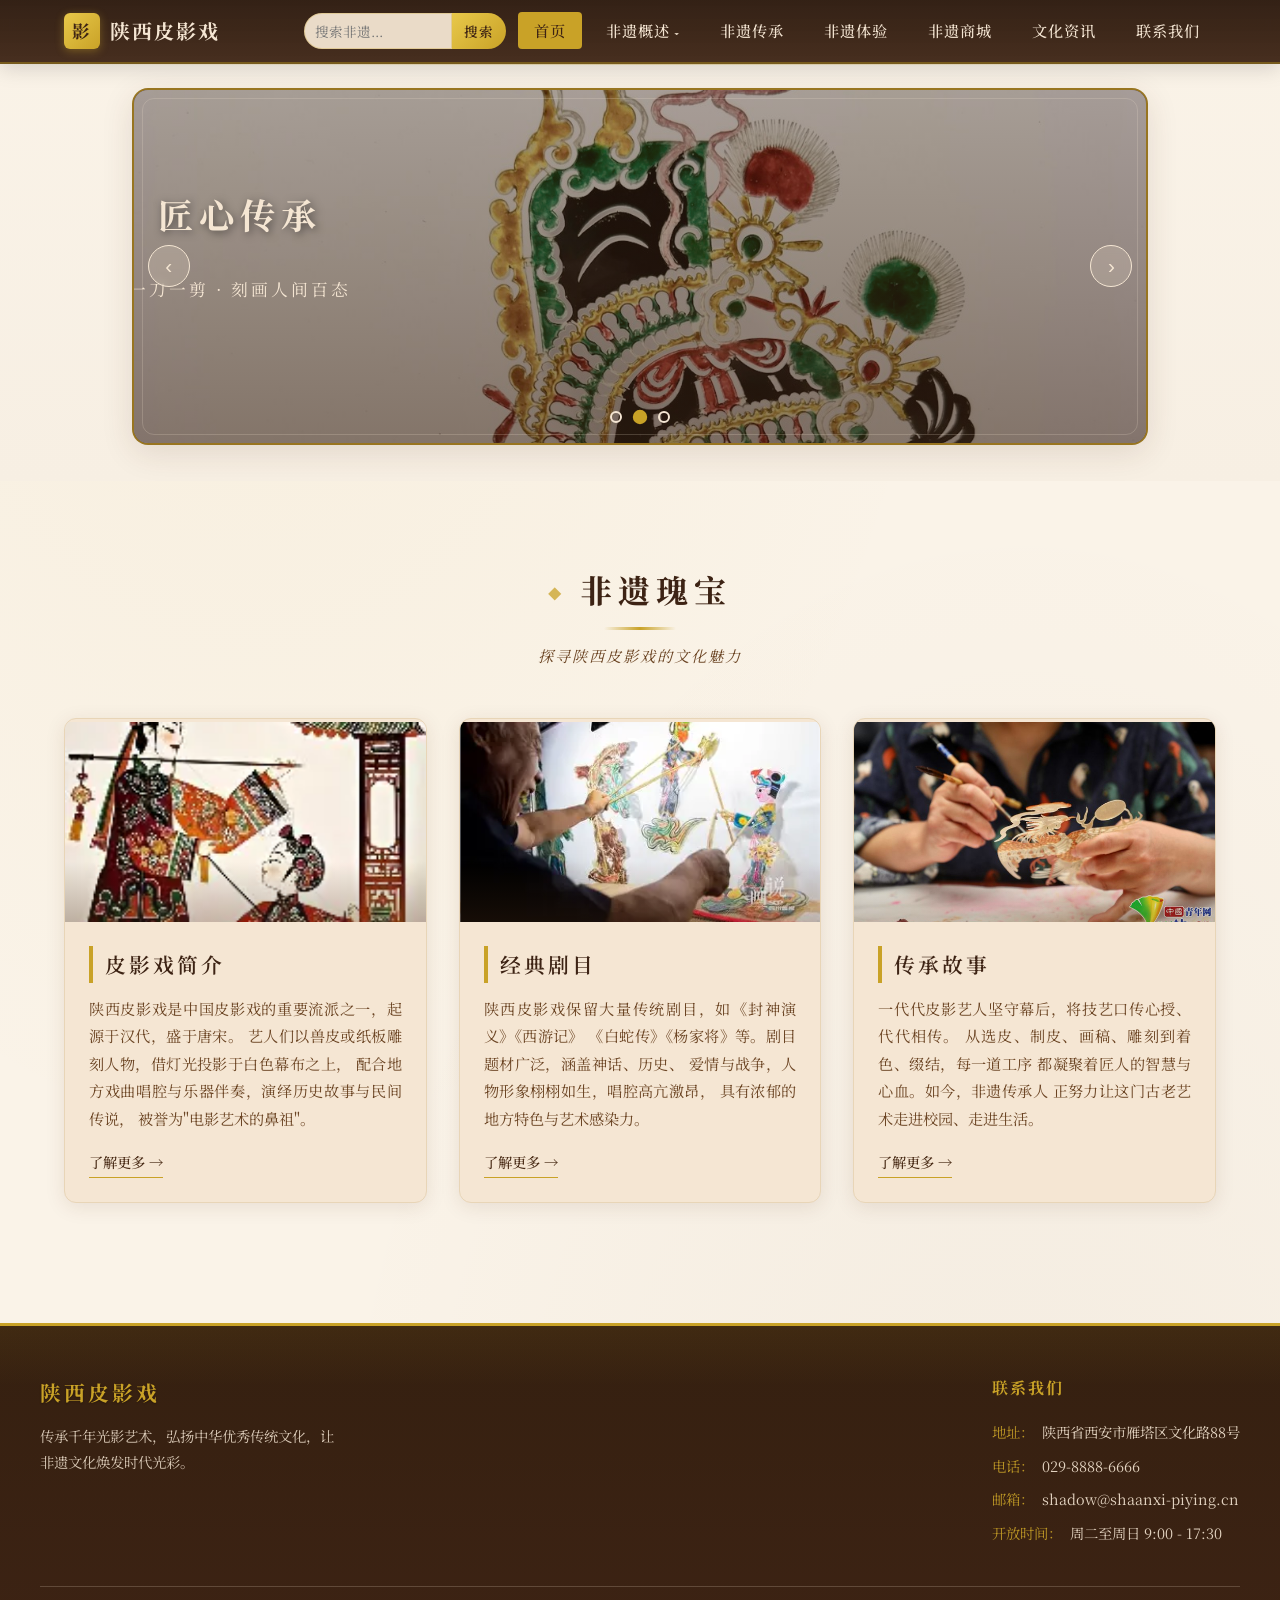
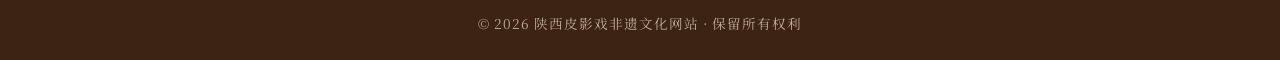
<file: index.html>
﻿<!DOCTYPE html>
<html lang="zh-CN">
<head>
  <meta charset="UTF-8">
  <meta name="viewport" content="width=device-width, initial-scale=1.0">
  <title>陕西皮影戏 · 非遗文化</title>
  <style>
    /* ==================== 全局样式与变量 ==================== */
  :root {
    --color-cream: #F5E6D3;       /* 米黄色 - 主背景 */
    --color-cream-light: #FAF3E8; /* 浅米黄 */
    --color-cream-dark: #E8D5B7;  /* 深米黄 */
    --color-brown: #4A2C17;       /* 深棕色 - 主文字/强调 */
    --color-brown-light: #6B4423; /* 中棕色 */
    --color-brown-dark: #3D2314;  /* 更深棕 */
    --color-gold: #C9A227;        /* 点缀金色 */
    --nav-height: 64px;
    --transition: 0.3s ease;
  }

  * {
    margin: 0;
    padding: 0;
    box-sizing: border-box;
  }

  html {
    scroll-behavior: smooth;
  }

  body {
    font-family: "Noto Serif SC", "SimSun", "宋体", serif;
    background-color: var(--color-cream-light);
    color: var(--color-brown);
    line-height: 1.8;
  }

  a {
    text-decoration: none;
    color: inherit;
  }

  ul {
    list-style: none;
  }

  img {
    max-width: 100%;
    display: block;
  }

  /* ==================== 1. 顶部固定响应式导航栏 ==================== */
  .navbar {
    position: fixed;
    top: 0;
    left: 0;
    width: 100%;
    height: var(--nav-height);
    background: rgba(61, 35, 20, 0.95);
    backdrop-filter: blur(8px);
    z-index: 1000;
    box-shadow: 0 2px 12px rgba(61, 35, 20, 0.3);
  }

  .navbar-inner {
    max-width: 1200px;
    height: 100%;
    margin: 0 auto;
    padding: 0 24px;
    display: flex;
    align-items: center;
    justify-content: space-between;
  }

  /* 网站 Logo */
  .logo {
    display: flex;
    align-items: center;
    gap: 10px;
    color: var(--color-cream);
    font-size: 1.25rem;
    font-weight: bold;
    letter-spacing: 2px;
  }

  .logo-icon {
    width: 36px;
    height: 36px;
    background: var(--color-gold);
    border-radius: 4px;
    display: flex;
    align-items: center;
    justify-content: center;
    font-size: 1.1rem;
    color: var(--color-brown-dark);
  }

  /* 导航链接列表 */
  .nav-links {
    display: flex;
    gap: 8px;
  }

  .nav-links a {
    color: var(--color-cream);
    padding: 8px 16px;
    border-radius: 4px;
    font-size: 0.95rem;
    letter-spacing: 1px;
    transition: background var(--transition), color var(--transition);
  }

  .nav-links a:hover,
  .nav-links a.active {
    background: var(--color-gold);
    color: var(--color-brown-dark);
  }

  /* 移动端汉堡菜单按钮 */
  .menu-toggle {
    display: none;
    flex-direction: column;
    gap: 5px;
    cursor: pointer;
    padding: 8px;
    background: none;
    border: none;
  }

  .menu-toggle span {
    display: block;
    width: 24px;
    height: 2px;
    background: var(--color-cream);
    transition: var(--transition);
  }

  /* ==================== 2. 首屏轮播图（居中适中尺寸） ==================== */
  .hero-section {
    padding: calc(var(--nav-height) + 24px) 24px 36px;
    background: var(--color-cream-light);
  }

  .hero-carousel {
    position: relative;
    width: min(
      calc(var(--carousel-max-width) + var(--carousel-frame-extra)),
      calc(100% - var(--carousel-side-gap))
    );
    height: calc(var(--carousel-height) + var(--carousel-frame-extra));
    margin: 0 auto;
    overflow: hidden;
    border-radius: 10px;
    border: 2px solid var(--color-gold);
    box-shadow: 0 8px 28px rgba(74, 44, 23, 0.14);
    background: var(--color-brown-dark);
  }

  .carousel-slides {
    width: 100%;
    height: 100%;
    position: relative;
  }

  /* 单张轮播幻灯片：铺满轮播区域 */
  .carousel-slide {
    position: absolute;
    top: 0;
    left: 0;
    width: 100%;
    height: 100%;
    opacity: 0;
    transition: opacity 1s ease-in-out;
    background-color: var(--color-brown-dark);
  }

  .carousel-slide img.carousel-bg {
    position: absolute;
    inset: 0;
    width: 100%;
    height: 100%;
    object-fit: cover;
    object-position: center;
  }

  .carousel-slide.active {
    opacity: 1;
    z-index: 1;
  }

  /* 轮播图遮罩层，增强文字可读性 */
  .carousel-slide::after {
    content: "";
    position: absolute;
    inset: 0;
    background: linear-gradient(
      to bottom,
      rgba(61, 35, 20, 0.4) 0%,
      rgba(61, 35, 20, 0.6) 100%
    );
  }

  /* 轮播图文字内容 */
  .slide-content {
    position: absolute;
    top: 50%;
    left: 50%;
    transform: translate(-50%, -50%);
    text-align: center;
    color: var(--color-cream);
    z-index: 2;
    width: 90%;
    max-width: 800px;
  }

  .slide-content h1 {
    font-size: clamp(1.5rem, 3.5vw, 2.2rem);
    letter-spacing: 6px;
    margin-bottom: 12px;
    text-shadow: 2px 2px 8px rgba(0, 0, 0, 0.5);
  }

  .slide-content p {
    font-size: clamp(0.9rem, 1.6vw, 1.05rem);
    letter-spacing: 3px;
    opacity: 0.95;
  }

  /* 轮播指示器圆点 */
  .carousel-dots {
    position: absolute;
    bottom: 20px;
    left: 50%;
    transform: translateX(-50%);
    display: flex;
    gap: 12px;
    z-index: 10;
  }

  .carousel-dots button {
    width: 12px;
    height: 12px;
    border-radius: 50%;
    border: 2px solid var(--color-cream);
    background: transparent;
    cursor: pointer;
    transition: var(--transition);
  }

  .carousel-dots button.active {
    background: var(--color-gold);
    border-color: var(--color-gold);
  }

  /* 轮播左右切换箭头 */
  .carousel-arrow {
    position: absolute;
    top: 50%;
    transform: translateY(-50%);
    z-index: 10;
    background: rgba(245, 230, 211, 0.2);
    border: 1px solid var(--color-cream);
    color: var(--color-cream);
    width: 42px;
    height: 42px;
    border-radius: 50%;
    font-size: 1.3rem;
    cursor: pointer;
    transition: var(--transition);
    display: flex;
    align-items: center;
    justify-content: center;
  }

  .carousel-arrow:hover {
    background: var(--color-gold);
    color: var(--color-brown-dark);
    border-color: var(--color-gold);
  }

  .carousel-arrow.prev { left: 14px; }
  .carousel-arrow.next { right: 14px; }

  /* ==================== 3. Flex 布局三板块内容区 ==================== */
  .main-content {
    max-width: 1200px;
    margin: 0 auto;
    padding: 56px 24px 80px;
  }

  /* 板块通用标题样式 */
  .section-title {
    text-align: center;
    margin-bottom: 48px;
  }

  .section-title h2 {
    font-size: 2rem;
    color: var(--color-brown-dark);
    letter-spacing: 6px;
    position: relative;
    display: inline-block;
    padding-bottom: 12px;
  }

  .section-title h2::after {
    content: "";
    position: absolute;
    bottom: 0;
    left: 50%;
    transform: translateX(-50%);
    width: 60px;
    height: 3px;
    background: var(--color-gold);
  }

  .section-title p {
    margin-top: 12px;
    color: var(--color-brown-light);
    font-size: 0.95rem;
    letter-spacing: 2px;
  }

  /* Flex 容器 - 三个板块 */
  .flex-sections {
    display: flex;
    flex-wrap: wrap;
    gap: 32px;
    justify-content: center;
  }

  /* 单个板块卡片 */
  .section-card {
    flex: 1 1 300px;
    max-width: 380px;
    background: var(--color-cream);
    border: 1px solid var(--color-cream-dark);
    border-radius: 8px;
    overflow: hidden;
    box-shadow: 0 4px 20px rgba(74, 44, 23, 0.1);
    transition: transform var(--transition), box-shadow var(--transition);
  }

  .section-card .card-image {
    overflow: hidden;
  }

  .section-card:hover {
    transform: translateY(-6px);
    box-shadow: 0 8px 30px rgba(74, 44, 23, 0.18);
  }

  /* 卡片顶部图片区域 */
  .card-image {
    height: 200px;
    background-size: cover;
    background-position: center;
    position: relative;
  }

  .card-image::after {
    content: "";
    position: absolute;
    bottom: 0;
    left: 0;
    right: 0;
    height: 60px;
    background: linear-gradient(transparent, rgba(74, 44, 23, 0.3));
  }

  /* 卡片文字内容 */
  .card-body {
    padding: 24px;
  }

  .card-body h3 {
    font-size: 1.3rem;
    color: var(--color-brown-dark);
    margin-bottom: 12px;
    letter-spacing: 3px;
    border-left: 4px solid var(--color-gold);
    padding-left: 12px;
  }

  .card-body p {
    font-size: 0.95rem;
    color: var(--color-brown-light);
    text-align: justify;
    margin-bottom: 16px;
  }

  /* 卡片底部"了解更多"链接 */
  .card-link {
    display: inline-block;
    color: var(--color-brown);
    font-size: 0.9rem;
    border-bottom: 1px solid var(--color-gold);
    padding-bottom: 2px;
    transition: color var(--transition);
  }

  .card-link:hover {
    color: var(--color-gold);
  }

  /* ==================== 4. 页脚 ==================== */
  .footer {
    background: var(--color-brown-dark);
    color: var(--color-cream);
    padding: 48px 24px 24px;
    margin-top: 40px;
  }

  .footer-inner {
    max-width: 1200px;
    margin: 0 auto;
    display: flex;
    flex-wrap: wrap;
    justify-content: space-between;
    gap: 32px;
    padding-bottom: 32px;
    border-bottom: 1px solid rgba(245, 230, 211, 0.2);
  }

  .footer-brand h3 {
    font-size: 1.3rem;
    letter-spacing: 3px;
    margin-bottom: 12px;
    color: var(--color-gold);
  }

  .footer-brand p {
    font-size: 0.9rem;
    opacity: 0.85;
    max-width: 300px;
  }

  /* 页脚联系方式 */
  .footer-contact h4 {
    font-size: 1rem;
    margin-bottom: 16px;
    color: var(--color-gold);
    letter-spacing: 2px;
  }

  .footer-contact ul li {
    font-size: 0.9rem;
    margin-bottom: 8px;
    opacity: 0.9;
  }

  .footer-contact ul li span {
    color: var(--color-gold);
    margin-right: 8px;
  }

  /* 版权信息 */
  .footer-copyright {
    max-width: 1200px;
    margin: 0 auto;
    text-align: center;
    padding-top: 24px;
    font-size: 0.85rem;
    opacity: 0.7;
    letter-spacing: 1px;
  }

  </style>
  <!-- 全局响应式适配（手机 / 平板 / 电脑） -->
  <link rel="stylesheet" href="css/responsive.css">
  <link rel="stylesheet" href="css/nav.css">
  <link rel="stylesheet" href="css/theme.css">
</head>
<body>

  <div class="search-toast" id="searchToast"><h4>搜索结果</h4><p id="searchToastText"></p></div>

  <!-- ==================== 1. 顶部固定响应式导航栏 ==================== -->
  <nav class="navbar">
    <div class="navbar-inner">
      <a href="index.html" class="logo">
        <div class="logo-icon">影</div>
        <span>陕西皮影戏</span>
      </a>
      <div class="nav-right">
        <form class="nav-search" id="navSearchForm" role="search">
          <input type="search" id="searchInput" placeholder="搜索非遗..." aria-label="搜索">
          <button type="submit">搜索</button>
        </form>
        <button class="menu-toggle" id="menuToggle" aria-label="打开菜单" aria-expanded="false">
          <span></span><span></span><span></span>
        </button>
        <ul class="nav-links" id="navLinks">
          <li><a href="index.html" class="active">首页</a></li>
          <li class="nav-dropdown">
            <a href="overview.html">非遗概述</a>
            <ul class="dropdown-menu">
              <li><a href="overview.html#folk">民间文学</a></li>
              <li><a href="overview.html#music">传统音乐</a></li>
              <li><a href="overview.html#drama">传统戏剧</a></li>
              <li><a href="projects.html">皮影技艺</a></li>
            </ul>
          </li>
          <li><a href="inheritros.html">非遗传承</a></li>
          <li><a href="activity.html">非遗体验</a></li>
          <li><a href="mall.html">非遗商城</a></li>
          <li><a href="news.html">文化资讯</a></li>
          <li><a href="contact.html">联系我们</a></li>
        </ul>
      </div>
    </div>
  </nav>

  <!-- ==================== 2. 首屏轮播图 ==================== -->
  <section class="hero-section" id="home">
    <div class="hero-carousel">
    <div class="carousel-slides">
      <!-- 幻灯片 1：传统戏曲舞台（1600×1200 高清） -->
      <div class="carousel-slide active">
        <img class="carousel-bg" src="img/carousel-01.jpg" alt="传统戏曲舞台表演" style="object-position: center 55%;">
        <div class="slide-content">
          <h1>陕西皮影戏</h1>
          <p>光影之间 · 千年非遗</p>
        </div>
      </div>
      <!-- 幻灯片 2：皮影服饰（1280×1707 高清） -->
      <div class="carousel-slide">
        <img class="carousel-bg" src="img/carousel-02.jpg" alt="皮影服饰" style="object-position: center 30%;">
        <div class="slide-content">
          <h1>匠心传承</h1>
          <p>一刀一剪 · 刻画人间百态</p>
        </div>
      </div>
      <!-- 幻灯片 3：传统影人（1280×853 高清） -->
      <div class="carousel-slide">
        <img class="carousel-bg" src="img/carousel-03.jpg" alt="传统皮影人物">
        <div class="slide-content">
          <h1>幕起幕落</h1>
          <p>丝弦伴奏 · 唱念做打</p>
        </div>
      </div>
    </div>

    <!-- 左右切换箭头 -->
    <button class="carousel-arrow prev" id="prevBtn" aria-label="上一张">‹</button>
    <button class="carousel-arrow next" id="nextBtn" aria-label="下一张">›</button>

    <!-- 指示器圆点 -->
    <div class="carousel-dots" id="carouselDots">
      <button class="active" aria-label="第1张"></button>
      <button aria-label="第2张"></button>
      <button aria-label="第3张"></button>
    </div>
    </div>
  </section>

  <!-- ==================== 3. Flex 布局三板块 ==================== -->
  <main class="main-content">
    <div class="section-title">
      <h2>非遗瑰宝</h2>
      <p>探寻陕西皮影戏的文化魅力</p>
    </div>

    <div class="flex-sections">
      <!-- 板块一：皮影戏简介（陕西清代官员影人） -->
      <article class="section-card" id="projects">
        <div class="card-image" style="background-image: url('img/puppet-figure.png');">
        </div>
        <div class="card-body">
          <h3>皮影戏简介</h3>
          <p>
            陕西皮影戏是中国皮影戏的重要流派之一，起源于汉代，盛于唐宋。
            艺人们以兽皮或纸板雕刻人物，借灯光投影于白色幕布之上，
            配合地方戏曲唱腔与乐器伴奏，演绎历史故事与民间传说，
            被誉为"电影艺术的鼻祖"。
          </p>
          <a href="projects.html" class="card-link">了解更多 →</a>
        </div>
      </article>

      <!-- 板块二：经典剧目（多彩影人同台献艺） -->
      <article class="section-card" id="inheritors">
        <div class="card-image" style="background-image: url('img/puppet-performance.png');">
        </div>
        <div class="card-body">
          <h3>经典剧目</h3>
          <p>
            陕西皮影戏保留大量传统剧目，如《封神演义》《西游记》
            《白蛇传》《杨家将》等。剧目题材广泛，涵盖神话、历史、
            爱情与战争，人物形象栩栩如生，唱腔高亢激昂，
            具有浓郁的地方特色与艺术感染力。
          </p>
          <a href="inheritros.html" class="card-link">了解更多 →</a>
        </div>
      </article>

      <!-- 板块三：传承故事（皮影艺人幕后操演） -->
      <article class="section-card" id="experience">
        <div class="card-image" style="background-image: url('img/puppet-carving.png');">
        </div>
        <div class="card-body">
          <h3>传承故事</h3>
          <p>
            一代代皮影艺人坚守幕后，将技艺口传心授、代代相传。
            从选皮、制皮、画稿、雕刻到着色、缀结，每一道工序
            都凝聚着匠人的智慧与心血。如今，非遗传承人
            正努力让这门古老艺术走进校园、走进生活。
          </p>
          <a href="experience.html" class="card-link">了解更多 →</a>
        </div>
      </article>
    </div>
  </main>

  <!-- ==================== 4. 页脚：版权与联系方式 ==================== -->
  <footer class="footer" id="contact">
    <div class="footer-inner">
      <!-- 品牌介绍 -->
      <div class="footer-brand">
        <h3>陕西皮影戏</h3>
        <p>传承千年光影艺术，弘扬中华优秀传统文化，让非遗文化焕发时代光彩。</p>
      </div>

      <!-- 联系方式 -->
      <div class="footer-contact" id="news">
        <h4>联系我们</h4>
        <ul>
          <li><span>地址：</span>陕西省西安市雁塔区文化路88号</li>
          <li><span>电话：</span>029-8888-6666</li>
          <li><span>邮箱：</span>shadow@shaanxi-piying.cn</li>
          <li><span>开放时间：</span>周二至周日 9:00 - 17:30</li>
        </ul>
      </div>
    </div>

    <!-- 版权信息 -->
    <div class="footer-copyright">
      <p>&copy; 2026 陕西皮影戏非遗文化网站 · 保留所有权利</p>
    </div>
  </footer>

  <!-- 全局导航栏交互 -->
  <script src="js/nav.js"></script>
  <script src="js/search.js"></script>

  <!-- ==================== JavaScript：轮播图 ==================== -->
  <script>
    /* ---------- 轮播图功能 ---------- */
    const slides = document.querySelectorAll('.carousel-slide');
    const dots = document.querySelectorAll('.carousel-dots button');
    const prevBtn = document.getElementById('prevBtn');
    const nextBtn = document.getElementById('nextBtn');
    let currentIndex = 0;
    let autoPlayTimer;

    // 切换到指定幻灯片
    function goToSlide(index) {
      slides[currentIndex].classList.remove('active');
      dots[currentIndex].classList.remove('active');
      currentIndex = (index + slides.length) % slides.length;
      slides[currentIndex].classList.add('active');
      dots[currentIndex].classList.add('active');
    }

    // 下一张
    function nextSlide() {
      goToSlide(currentIndex + 1);
    }

    // 上一张
    function prevSlide() {
      goToSlide(currentIndex - 1);
    }

    // 自动播放，每 5 秒切换
    function startAutoPlay() {
      autoPlayTimer = setInterval(nextSlide, 5000);
    }

    function resetAutoPlay() {
      clearInterval(autoPlayTimer);
      startAutoPlay();
    }

    // 绑定事件
    prevBtn.addEventListener('click', function () {
      prevSlide();
      resetAutoPlay();
    });

    nextBtn.addEventListener('click', function () {
      nextSlide();
      resetAutoPlay();
    });

    dots.forEach(function (dot, index) {
      dot.addEventListener('click', function () {
        goToSlide(index);
        resetAutoPlay();
      });
    });

    // 启动自动轮播
    startAutoPlay();
  </script>
</body>
</html>
</file>
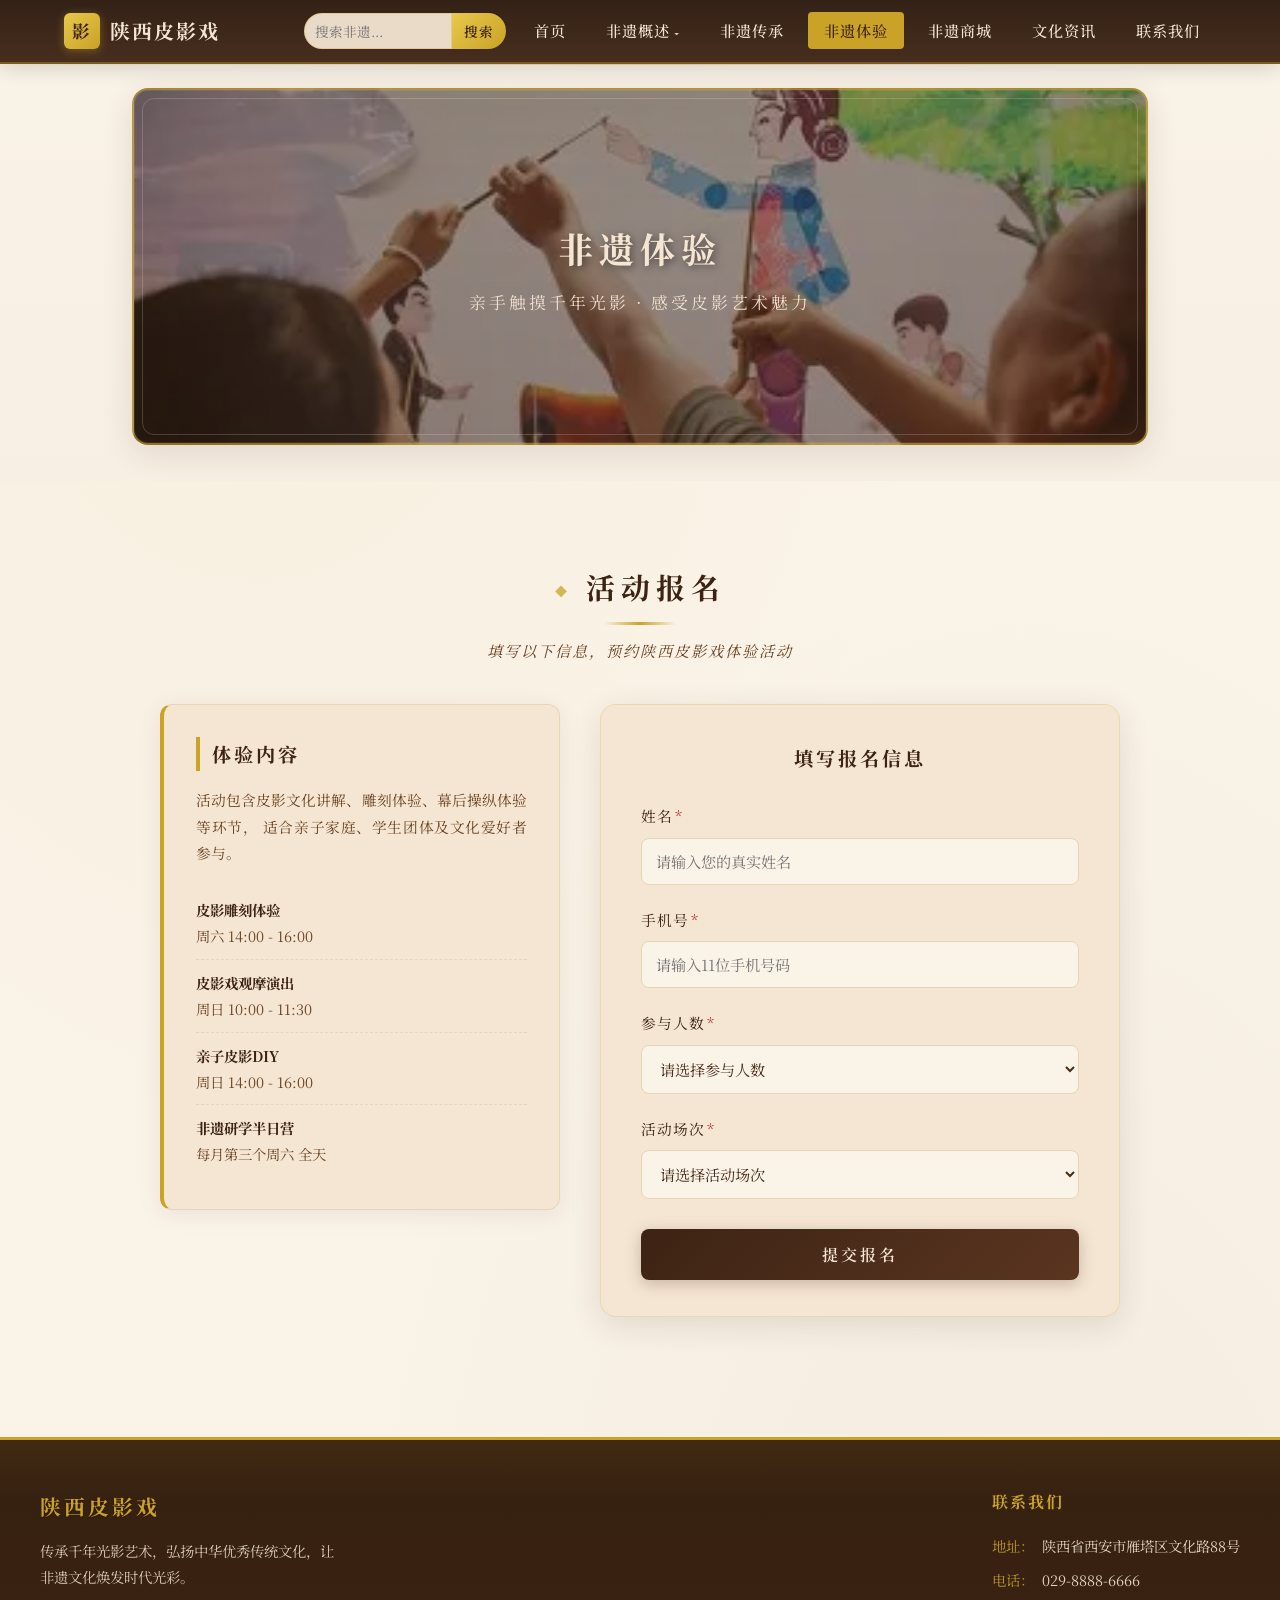
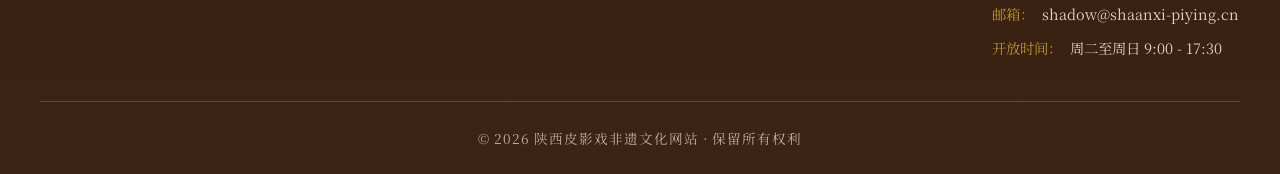
<file: activity.html>
﻿<!DOCTYPE html>
<html lang="zh-CN">
<head>
  <meta charset="UTF-8">
  <meta name="viewport" content="width=device-width, initial-scale=1.0">
  <title>非遗体验 · 陕西皮影戏</title>
  <style>
    /* ==================== 全局样式与变量（与首页统一） ==================== */
    :root {
      --color-cream: #F5E6D3;
      --color-cream-light: #FAF3E8;
      --color-cream-dark: #E8D5B7;
      --color-brown: #4A2C17;
      --color-brown-light: #6B4423;
      --color-brown-dark: #3D2314;
      --color-gold: #C9A227;
      --color-error: #B33A3A;
      --nav-height: 64px;
      --transition: 0.3s ease;
    }

    * {
      margin: 0;
      padding: 0;
      box-sizing: border-box;
    }

    html {
      scroll-behavior: smooth;
    }

    body {
      font-family: "Noto Serif SC", "SimSun", "宋体", serif;
      background-color: var(--color-cream-light);
      color: var(--color-brown);
      line-height: 1.8;
    }

    a {
      text-decoration: none;
      color: inherit;
    }

    ul {
      list-style: none;
    }

    /* ==================== 1. 顶部固定响应式导航栏（复用首页） ==================== */
    .navbar {
      position: fixed;
      top: 0;
      left: 0;
      width: 100%;
      height: var(--nav-height);
      background: rgba(61, 35, 20, 0.95);
      backdrop-filter: blur(8px);
      z-index: 1000;
      box-shadow: 0 2px 12px rgba(61, 35, 20, 0.3);
    }

    .navbar-inner {
      max-width: 1200px;
      height: 100%;
      margin: 0 auto;
      padding: 0 24px;
      display: flex;
      align-items: center;
      justify-content: space-between;
    }

    .logo {
      display: flex;
      align-items: center;
      gap: 10px;
      color: var(--color-cream);
      font-size: 1.25rem;
      font-weight: bold;
      letter-spacing: 2px;
    }

    .logo-icon {
      width: 36px;
      height: 36px;
      background: var(--color-gold);
      border-radius: 4px;
      display: flex;
      align-items: center;
      justify-content: center;
      font-size: 1.1rem;
      color: var(--color-brown-dark);
    }

    .nav-links {
      display: flex;
      gap: 8px;
    }

    .nav-links a {
      color: var(--color-cream);
      padding: 8px 16px;
      border-radius: 4px;
      font-size: 0.95rem;
      letter-spacing: 1px;
      transition: background var(--transition), color var(--transition);
    }

    .nav-links a:hover,
    .nav-links a.active {
      background: var(--color-gold);
      color: var(--color-brown-dark);
    }

    .menu-toggle {
      display: none;
      flex-direction: column;
      gap: 5px;
      cursor: pointer;
      padding: 8px;
      background: none;
      border: none;
    }

    .menu-toggle span {
      display: block;
      width: 24px;
      height: 2px;
      background: var(--color-cream);
      transition: var(--transition);
    }

    /* ==================== 页面横幅（与首页轮播同尺寸） ==================== */
    .hero-section {
      padding: calc(var(--nav-height) + 24px) 24px 36px;
      background: var(--color-cream-light);
    }

    .page-banner {
      width: min(calc(960px + var(--carousel-frame-extra)), calc(78% + var(--carousel-frame-extra)));
      height: calc(280px + var(--carousel-frame-extra));
      margin: 0 auto;
      border-radius: 10px;
      border: 2px solid var(--color-gold);
      box-shadow: 0 8px 28px rgba(74, 44, 23, 0.14);
      background: linear-gradient(rgba(61, 35, 20, 0.5), rgba(61, 35, 20, 0.55)),
                  url('img/banner-activity.png') center/cover no-repeat;
      display: flex;
      align-items: center;
      justify-content: center;
      text-align: center;
      color: var(--color-cream);
    }

    .page-banner h1 {
      font-size: clamp(1.5rem, 3.5vw, 2.2rem);
      letter-spacing: 6px;
      margin-bottom: 8px;
      text-shadow: 2px 2px 8px rgba(0, 0, 0, 0.5);
    }

    .page-banner p {
      font-size: clamp(0.9rem, 1.6vw, 1.05rem);
      letter-spacing: 3px;
      opacity: 0.95;
    }

    /* ==================== 主内容区 ==================== */
    .main-content {
      max-width: 1200px;
      margin: 0 auto;
      padding: 64px 24px;
    }

    .section-title {
      text-align: center;
      margin-bottom: 40px;
    }

    .section-title h2 {
      font-size: 1.8rem;
      color: var(--color-brown-dark);
      letter-spacing: 6px;
      position: relative;
      display: inline-block;
      padding-bottom: 12px;
    }

    .section-title h2::after {
      content: "";
      position: absolute;
      bottom: 0;
      left: 50%;
      transform: translateX(-50%);
      width: 60px;
      height: 3px;
      background: var(--color-gold);
    }

    .section-title p {
      margin-top: 12px;
      color: var(--color-brown-light);
      font-size: 0.95rem;
      letter-spacing: 2px;
    }

    /* 表单与活动介绍并排布局 */
    .form-layout {
      display: flex;
      flex-wrap: wrap;
      gap: 40px;
      justify-content: center;
      align-items: flex-start;
    }

    /* 活动介绍侧栏 */
    .activity-info {
      flex: 1 1 300px;
      max-width: 400px;
      background: var(--color-cream);
      border: 1px solid var(--color-cream-dark);
      border-radius: 8px;
      padding: 32px;
      box-shadow: 0 4px 20px rgba(74, 44, 23, 0.08);
    }

    .activity-info h3 {
      font-size: 1.2rem;
      color: var(--color-brown-dark);
      letter-spacing: 3px;
      margin-bottom: 16px;
      border-left: 4px solid var(--color-gold);
      padding-left: 12px;
    }

    .activity-info p {
      font-size: 0.92rem;
      color: var(--color-brown-light);
      margin-bottom: 20px;
      text-align: justify;
    }

    .activity-info ul li {
      font-size: 0.9rem;
      color: var(--color-brown-light);
      padding: 10px 0;
      border-bottom: 1px dashed var(--color-cream-dark);
    }

    .activity-info ul li:last-child {
      border-bottom: none;
    }

    .activity-info ul li strong {
      color: var(--color-brown-dark);
    }

    /* ==================== 2. 报名表单 ==================== */
    .register-form-wrapper {
      flex: 1 1 360px;
      max-width: 520px;
      background: var(--color-cream);
      border: 1px solid var(--color-cream-dark);
      border-radius: 8px;
      padding: 36px 40px;
      box-shadow: 0 4px 20px rgba(74, 44, 23, 0.1);
    }

    .register-form-wrapper h3 {
      font-size: 1.2rem;
      color: var(--color-brown-dark);
      letter-spacing: 3px;
      margin-bottom: 28px;
      text-align: center;
    }

    /* 表单项组 */
    .form-group {
      margin-bottom: 22px;
    }

    .form-group label {
      display: block;
      font-size: 0.92rem;
      color: var(--color-brown-dark);
      margin-bottom: 8px;
      letter-spacing: 1px;
    }

    .form-group label .required {
      color: var(--color-error);
      margin-left: 2px;
    }

    /* 输入框与下拉框 */
    .form-group input,
    .form-group select {
      width: 100%;
      padding: 12px 14px;
      font-size: 0.95rem;
      font-family: inherit;
      color: var(--color-brown);
      background: var(--color-cream-light);
      border: 1px solid var(--color-cream-dark);
      border-radius: 4px;
      outline: none;
      transition: border-color var(--transition), box-shadow var(--transition);
    }

    .form-group input:focus,
    .form-group select:focus {
      border-color: var(--color-gold);
      box-shadow: 0 0 0 2px rgba(201, 162, 39, 0.2);
    }

    /* 验证错误状态 */
    .form-group input.error,
    .form-group select.error {
      border-color: var(--color-error);
    }

    /* 错误提示文字 */
    .error-msg {
      display: none;
      font-size: 0.82rem;
      color: var(--color-error);
      margin-top: 6px;
    }

    .error-msg.show {
      display: block;
    }

    /* 提交按钮 */
    .submit-btn {
      width: 100%;
      padding: 14px;
      margin-top: 8px;
      font-size: 1rem;
      font-family: inherit;
      letter-spacing: 4px;
      color: var(--color-cream);
      background: var(--color-brown-dark);
      border: none;
      border-radius: 4px;
      cursor: pointer;
      transition: background var(--transition), transform var(--transition);
    }

    .submit-btn:hover {
      background: var(--color-brown-light);
    }

    .submit-btn:active {
      transform: scale(0.98);
    }

    /* ==================== 3. 提交成功提示 ==================== */
    .success-toast {
      display: none;
      position: fixed;
      top: 50%;
      left: 50%;
      transform: translate(-50%, -50%);
      z-index: 2000;
      background: var(--color-cream);
      border: 2px solid var(--color-gold);
      border-radius: 8px;
      padding: 40px 48px;
      text-align: center;
      box-shadow: 0 12px 40px rgba(74, 44, 23, 0.25);
      max-width: 90%;
      width: 400px;
    }

    .success-toast.show {
      display: block;
      animation: fadeIn 0.4s ease;
    }

    @keyframes fadeIn {
      from { opacity: 0; transform: translate(-50%, -50%) scale(0.9); }
      to   { opacity: 1; transform: translate(-50%, -50%) scale(1); }
    }

    .success-toast .icon {
      width: 56px;
      height: 56px;
      margin: 0 auto 16px;
      background: var(--color-gold);
      border-radius: 50%;
      display: flex;
      align-items: center;
      justify-content: center;
      font-size: 1.8rem;
      color: var(--color-brown-dark);
    }

    .success-toast h4 {
      font-size: 1.2rem;
      color: var(--color-brown-dark);
      letter-spacing: 3px;
      margin-bottom: 8px;
    }

    .success-toast p {
      font-size: 0.92rem;
      color: var(--color-brown-light);
      margin-bottom: 20px;
    }

    .success-toast button {
      padding: 10px 32px;
      font-family: inherit;
      font-size: 0.9rem;
      letter-spacing: 2px;
      color: var(--color-cream);
      background: var(--color-brown-dark);
      border: none;
      border-radius: 4px;
      cursor: pointer;
      transition: background var(--transition);
    }

    .success-toast button:hover {
      background: var(--color-brown-light);
    }

    /* 遮罩层 */
    .overlay {
      display: none;
      position: fixed;
      inset: 0;
      background: rgba(61, 35, 20, 0.5);
      z-index: 1999;
    }

    .overlay.show {
      display: block;
    }

    /* ==================== 4. 页脚（复用首页） ==================== */
    .footer {
      background: var(--color-brown-dark);
      color: var(--color-cream);
      padding: 48px 24px 24px;
      margin-top: 40px;
    }

    .footer-inner {
      max-width: 1200px;
      margin: 0 auto;
      display: flex;
      flex-wrap: wrap;
      justify-content: space-between;
      gap: 32px;
      padding-bottom: 32px;
      border-bottom: 1px solid rgba(245, 230, 211, 0.2);
    }

    .footer-brand h3 {
      font-size: 1.3rem;
      letter-spacing: 3px;
      margin-bottom: 12px;
      color: var(--color-gold);
    }

    .footer-brand p {
      font-size: 0.9rem;
      opacity: 0.85;
      max-width: 300px;
    }

    .footer-contact h4 {
      font-size: 1rem;
      margin-bottom: 16px;
      color: var(--color-gold);
      letter-spacing: 2px;
    }

    .footer-contact ul li {
      font-size: 0.9rem;
      margin-bottom: 8px;
      opacity: 0.9;
    }

    .footer-contact ul li span {
      color: var(--color-gold);
      margin-right: 8px;
    }

    .footer-copyright {
      max-width: 1200px;
      margin: 0 auto;
      text-align: center;
      padding-top: 24px;
      font-size: 0.85rem;
      opacity: 0.7;
      letter-spacing: 1px;
    }

  </style>
  <!-- 全局响应式适配（手机 / 平板 / 电脑） -->
  <link rel="stylesheet" href="css/responsive.css">
  <link rel="stylesheet" href="css/nav.css">
  <link rel="stylesheet" href="css/theme.css">
</head>
<body>

  <div class="search-toast" id="searchToast"><h4>搜索结果</h4><p id="searchToastText"></p></div>

  <nav class="navbar">
    <div class="navbar-inner">
      <a href="index.html" class="logo">
        <div class="logo-icon">影</div>
        <span>陕西皮影戏</span>
      </a>
      <div class="nav-right">
        <form class="nav-search" id="navSearchForm" role="search">
          <input type="search" id="searchInput" placeholder="搜索非遗..." aria-label="搜索">
          <button type="submit">搜索</button>
        </form>
        <button class="menu-toggle" id="menuToggle" aria-label="打开菜单" aria-expanded="false">
          <span></span><span></span><span></span>
        </button>
        <ul class="nav-links" id="navLinks">
          <li><a href="index.html">首页</a></li>
          <li class="nav-dropdown">
            <a href="overview.html">非遗概述</a>
            <ul class="dropdown-menu">
              <li><a href="overview.html#folk">民间文学</a></li>
              <li><a href="overview.html#music">传统音乐</a></li>
              <li><a href="overview.html#drama">传统戏剧</a></li>
              <li><a href="projects.html">皮影技艺</a></li>
            </ul>
          </li>
          <li><a href="inheritros.html">非遗传承</a></li>
          <li><a href="activity.html" class="active">非遗体验</a></li>
          <li><a href="mall.html">非遗商城</a></li>
          <li><a href="news.html">文化资讯</a></li>
          <li><a href="contact.html">联系我们</a></li>
        </ul>
      </div>
    </div>
  </nav>

  <!-- 页面顶部横幅 -->
  <section class="hero-section">
    <header class="page-banner">
      <div>
        <h1>非遗体验</h1>
        <p>亲手触摸千年光影 · 感受皮影艺术魅力</p>
      </div>
    </header>
  </section>

  <main class="main-content">
    <div class="section-title">
      <h2>活动报名</h2>
      <p>填写以下信息，预约陕西皮影戏体验活动</p>
    </div>

    <div class="form-layout">
      <!-- 活动介绍 -->
      <aside class="activity-info">
        <h3>体验内容</h3>
        <p>
          活动包含皮影文化讲解、雕刻体验、幕后操纵体验等环节，
          适合亲子家庭、学生团体及文化爱好者参与。
        </p>
        <ul>
          <li><strong>皮影雕刻体验</strong><br>周六 14:00 - 16:00</li>
          <li><strong>皮影戏观摩演出</strong><br>周日 10:00 - 11:30</li>
          <li><strong>亲子皮影DIY</strong><br>周日 14:00 - 16:00</li>
          <li><strong>非遗研学半日营</strong><br>每月第三个周六 全天</li>
        </ul>
      </aside>

      <!-- ==================== 2. 报名表单（含4个字段） ==================== -->
      <div class="register-form-wrapper">
        <h3>填写报名信息</h3>

        <form id="registerForm" novalidate>
          <!-- 姓名 -->
          <div class="form-group">
            <label for="userName">姓名<span class="required">*</span></label>
            <input type="text" id="userName" name="userName"
                   placeholder="请输入您的真实姓名" autocomplete="name">
            <p class="error-msg" id="nameError">姓名不能为空</p>
          </div>

          <!-- 手机号 -->
          <div class="form-group">
            <label for="userPhone">手机号<span class="required">*</span></label>
            <input type="tel" id="userPhone" name="userPhone"
                   placeholder="请输入11位手机号码" maxlength="11" autocomplete="tel">
            <p class="error-msg" id="phoneError">手机号必须为11位数字</p>
          </div>

          <!-- 参与人数 -->
          <div class="form-group">
            <label for="userCount">参与人数<span class="required">*</span></label>
            <select id="userCount" name="userCount">
              <option value="">请选择参与人数</option>
              <option value="1">1 人</option>
              <option value="2">2 人</option>
              <option value="3">3 人</option>
              <option value="4">4 人</option>
              <option value="5">5 人及以上</option>
            </select>
            <p class="error-msg" id="countError">请选择参与人数</p>
          </div>

          <!-- 活动场次 -->
          <div class="form-group">
            <label for="userSession">活动场次<span class="required">*</span></label>
            <select id="userSession" name="userSession">
              <option value="">请选择活动场次</option>
              <option value="carving">皮影雕刻体验 · 周六 14:00</option>
              <option value="show">皮影戏观摩演出 · 周日 10:00</option>
              <option value="diy">亲子皮影DIY · 周日 14:00</option>
              <option value="camp">非遗研学半日营 · 每月第三个周六</option>
            </select>
            <p class="error-msg" id="sessionError">请选择活动场次</p>
          </div>

          <button type="submit" class="submit-btn">提交报名</button>
        </form>
      </div>
    </div>
  </main>

  <!-- ==================== 3. 提交成功提示弹窗 ==================== -->
  <div class="overlay" id="overlay"></div>
  <div class="success-toast" id="successToast">
    <div class="icon">✓</div>
    <h4>报名成功</h4>
    <p>我们已收到您的报名信息，工作人员将尽快与您联系确认。</p>
    <button type="button" id="closeToast">确 定</button>
  </div>

  <!-- ==================== 4. 页脚（复用首页） ==================== -->
  <footer class="footer">
    <div class="footer-inner">
      <div class="footer-brand">
        <h3>陕西皮影戏</h3>
        <p>传承千年光影艺术，弘扬中华优秀传统文化，让非遗文化焕发时代光彩。</p>
      </div>

      <div class="footer-contact">
        <h4>联系我们</h4>
        <ul>
          <li><span>地址：</span>陕西省西安市雁塔区文化路88号</li>
          <li><span>电话：</span>029-8888-6666</li>
          <li><span>邮箱：</span>shadow@shaanxi-piying.cn</li>
          <li><span>开放时间：</span>周二至周日 9:00 - 17:30</li>
        </ul>
      </div>
    </div>

    <div class="footer-copyright">
      <p>&copy; 2026 陕西皮影戏非遗文化网站 · 保留所有权利</p>
    </div>
  </footer>

  <!-- 全局导航栏交互 -->
  <script src="js/nav.js"></script>
  <script src="js/search.js"></script>

  <!-- ==================== JavaScript：表单验证 ==================== -->
  <script>
    /* ---------- 表单验证逻辑 ---------- */
    const registerForm = document.getElementById('registerForm');
    const userName   = document.getElementById('userName');
    const userPhone  = document.getElementById('userPhone');
    const userCount  = document.getElementById('userCount');
    const userSession = document.getElementById('userSession');

    const nameError    = document.getElementById('nameError');
    const phoneError   = document.getElementById('phoneError');
    const countError   = document.getElementById('countError');
    const sessionError = document.getElementById('sessionError');

    const successToast = document.getElementById('successToast');
    const overlay      = document.getElementById('overlay');
    const closeToast   = document.getElementById('closeToast');

    // 显示错误提示
    function showError(input, errorEl, message) {
      input.classList.add('error');
      errorEl.textContent = message;
      errorEl.classList.add('show');
    }

    // 清除错误提示
    function clearError(input, errorEl) {
      input.classList.remove('error');
      errorEl.classList.remove('show');
    }

    // 验证姓名：不能为空
    function validateName() {
      const value = userName.value.trim();
      if (value === '') {
        showError(userName, nameError, '姓名不能为空');
        return false;
      }
      clearError(userName, nameError);
      return true;
    }

    // 验证手机号：必须为11位数字
    function validatePhone() {
      const value = userPhone.value.trim();
      const phoneReg = /^\d{11}$/;
      if (!phoneReg.test(value)) {
        showError(userPhone, phoneError, '手机号必须为11位数字');
        return false;
      }
      clearError(userPhone, phoneError);
      return true;
    }

    // 验证参与人数：必须选择
    function validateCount() {
      if (userCount.value === '') {
        showError(userCount, countError, '请选择参与人数');
        return false;
      }
      clearError(userCount, countError);
      return true;
    }

    // 验证活动场次：必须选择
    function validateSession() {
      if (userSession.value === '') {
        showError(userSession, sessionError, '请选择活动场次');
        return false;
      }
      clearError(userSession, sessionError);
      return true;
    }

    // 输入时实时清除对应错误
    userName.addEventListener('input', function () {
      if (userName.value.trim() !== '') clearError(userName, nameError);
    });

    userPhone.addEventListener('input', function () {
      if (/^\d{11}$/.test(userPhone.value.trim())) clearError(userPhone, phoneError);
    });

    userCount.addEventListener('change', function () {
      if (userCount.value !== '') clearError(userCount, countError);
    });

    userSession.addEventListener('change', function () {
      if (userSession.value !== '') clearError(userSession, sessionError);
    });

    // 表单提交
    registerForm.addEventListener('submit', function (e) {
      e.preventDefault();

      const isNameValid    = validateName();
      const isPhoneValid   = validatePhone();
      const isCountValid   = validateCount();
      const isSessionValid = validateSession();

      // 全部通过才显示成功提示
      if (isNameValid && isPhoneValid && isCountValid && isSessionValid) {
        successToast.classList.add('show');
        overlay.classList.add('show');
        registerForm.reset();
      }
    });

    // 关闭成功提示
    function hideToast() {
      successToast.classList.remove('show');
      overlay.classList.remove('show');
    }

    closeToast.addEventListener('click', hideToast);
    overlay.addEventListener('click', hideToast);
  </script>
</body>
</html>
</file>
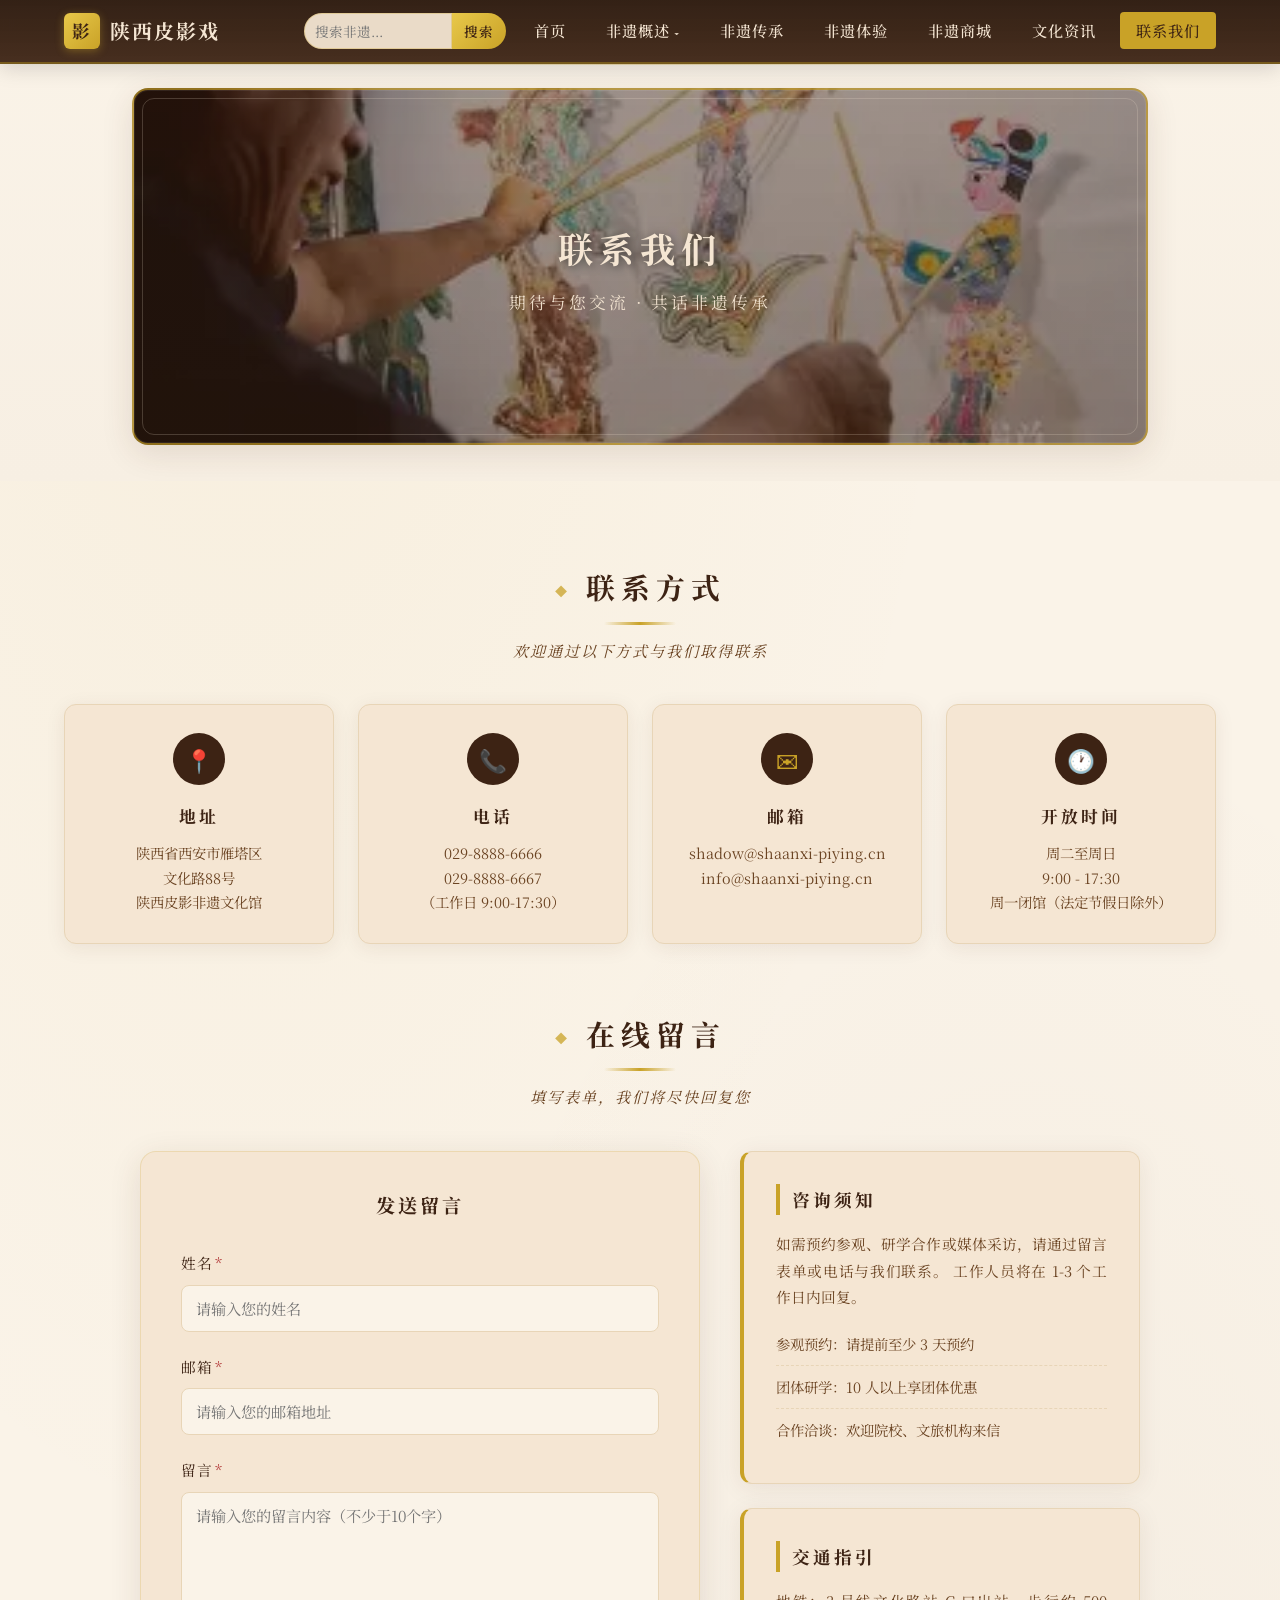
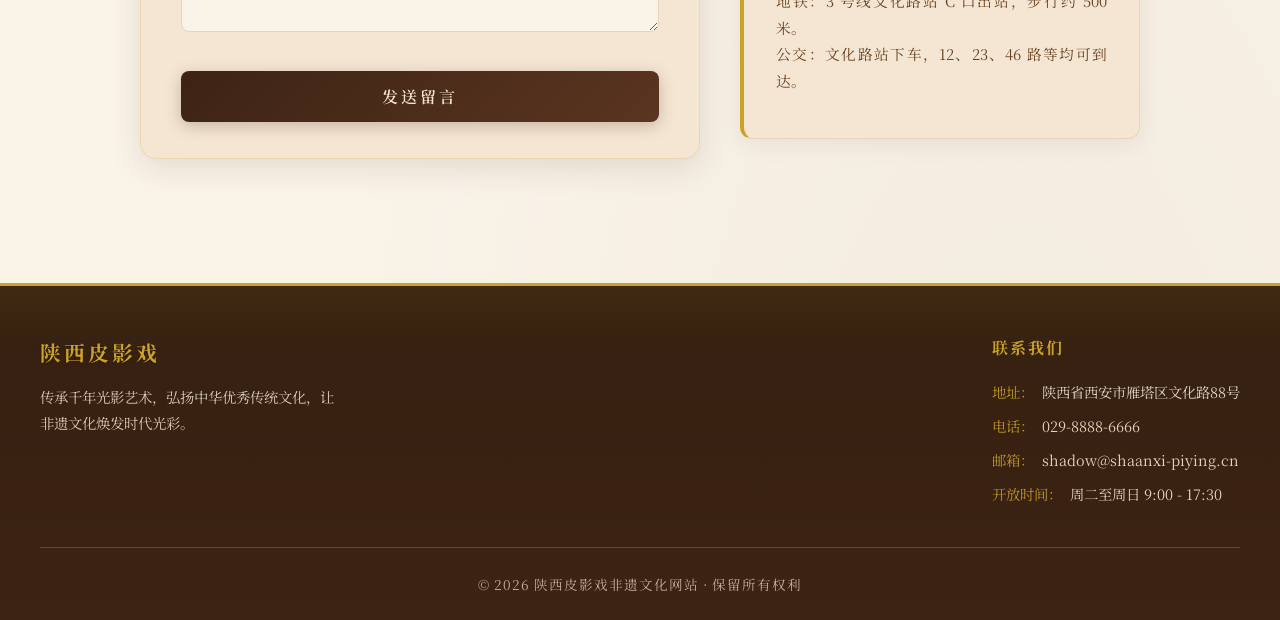
<file: contact.html>
﻿<!DOCTYPE html>
<html lang="zh-CN">
<head>
  <meta charset="UTF-8">
  <meta name="viewport" content="width=device-width, initial-scale=1.0">
  <title>联系我们 · 陕西皮影戏</title>
  <style>
    /* ==================== 全局样式与变量（与首页统一） ==================== */
    :root {
      --color-cream: #F5E6D3;
      --color-cream-light: #FAF3E8;
      --color-cream-dark: #E8D5B7;
      --color-brown: #4A2C17;
      --color-brown-light: #6B4423;
      --color-brown-dark: #3D2314;
      --color-gold: #C9A227;
      --color-error: #B33A3A;
      --nav-height: 64px;
      --transition: 0.3s ease;
    }

    * {
      margin: 0;
      padding: 0;
      box-sizing: border-box;
    }

    html {
      scroll-behavior: smooth;
    }

    body {
      font-family: "Noto Serif SC", "SimSun", "宋体", serif;
      background-color: var(--color-cream-light);
      color: var(--color-brown);
      line-height: 1.8;
    }

    a {
      text-decoration: none;
      color: inherit;
    }

    ul {
      list-style: none;
    }

    /* ==================== 1. 顶部固定响应式导航栏（复用首页） ==================== */
    .navbar {
      position: fixed;
      top: 0;
      left: 0;
      width: 100%;
      height: var(--nav-height);
      background: rgba(61, 35, 20, 0.95);
      backdrop-filter: blur(8px);
      z-index: 1000;
      box-shadow: 0 2px 12px rgba(61, 35, 20, 0.3);
    }

    .navbar-inner {
      max-width: 1200px;
      height: 100%;
      margin: 0 auto;
      padding: 0 24px;
      display: flex;
      align-items: center;
      justify-content: space-between;
    }

    .logo {
      display: flex;
      align-items: center;
      gap: 10px;
      color: var(--color-cream);
      font-size: 1.25rem;
      font-weight: bold;
      letter-spacing: 2px;
    }

    .logo-icon {
      width: 36px;
      height: 36px;
      background: var(--color-gold);
      border-radius: 4px;
      display: flex;
      align-items: center;
      justify-content: center;
      font-size: 1.1rem;
      color: var(--color-brown-dark);
    }

    .nav-links {
      display: flex;
      gap: 8px;
    }

    .nav-links a {
      color: var(--color-cream);
      padding: 8px 16px;
      border-radius: 4px;
      font-size: 0.95rem;
      letter-spacing: 1px;
      transition: background var(--transition), color var(--transition);
    }

    .nav-links a:hover,
    .nav-links a.active {
      background: var(--color-gold);
      color: var(--color-brown-dark);
    }

    .menu-toggle {
      display: none;
      flex-direction: column;
      gap: 5px;
      cursor: pointer;
      padding: 8px;
      background: none;
      border: none;
    }

    .menu-toggle span {
      display: block;
      width: 24px;
      height: 2px;
      background: var(--color-cream);
      transition: var(--transition);
    }

    /* ==================== 页面横幅（与首页轮播同尺寸） ==================== */
    .hero-section {
      padding: calc(var(--nav-height) + 24px) 24px 36px;
      background: var(--color-cream-light);
    }

    .page-banner {
      width: min(calc(960px + var(--carousel-frame-extra)), calc(78% + var(--carousel-frame-extra)));
      height: calc(280px + var(--carousel-frame-extra));
      margin: 0 auto;
      border-radius: 10px;
      border: 2px solid var(--color-gold);
      box-shadow: 0 8px 28px rgba(74, 44, 23, 0.14);
      background: linear-gradient(rgba(61, 35, 20, 0.5), rgba(61, 35, 20, 0.55)),
                  url('img/puppet-performance.png') center/cover no-repeat;
      display: flex;
      align-items: center;
      justify-content: center;
      text-align: center;
      color: var(--color-cream);
    }

    .page-banner h1 {
      font-size: clamp(1.5rem, 3.5vw, 2.2rem);
      letter-spacing: 6px;
      margin-bottom: 8px;
      text-shadow: 2px 2px 8px rgba(0, 0, 0, 0.5);
    }

    .page-banner p {
      font-size: clamp(0.9rem, 1.6vw, 1.05rem);
      letter-spacing: 3px;
      opacity: 0.95;
    }

    /* ==================== 主内容区 ==================== */
    .main-content {
      max-width: 1200px;
      margin: 0 auto;
      padding: 64px 24px;
    }

    .section-title {
      text-align: center;
      margin-bottom: 40px;
    }

    .section-title h2 {
      font-size: 1.8rem;
      color: var(--color-brown-dark);
      letter-spacing: 6px;
      position: relative;
      display: inline-block;
      padding-bottom: 12px;
    }

    .section-title h2::after {
      content: "";
      position: absolute;
      bottom: 0;
      left: 50%;
      transform: translateX(-50%);
      width: 60px;
      height: 3px;
      background: var(--color-gold);
    }

    .section-title p {
      margin-top: 12px;
      color: var(--color-brown-light);
      font-size: 0.95rem;
      letter-spacing: 2px;
    }

    /* ==================== 2. Flex 布局 - 联系方式卡片 ==================== */
    .contact-flex {
      display: flex;
      flex-wrap: wrap;
      gap: 24px;
      justify-content: center;
      margin-bottom: 64px;
    }

    /* 单个联系信息卡片 */
    .contact-card {
      flex: 1 1 220px;
      max-width: 280px;
      background: var(--color-cream);
      border: 1px solid var(--color-cream-dark);
      border-radius: 8px;
      padding: 28px 24px;
      text-align: center;
      box-shadow: 0 4px 20px rgba(74, 44, 23, 0.08);
      transition: transform var(--transition), box-shadow var(--transition);
    }

    .contact-card:hover {
      transform: translateY(-4px);
      box-shadow: 0 8px 28px rgba(74, 44, 23, 0.14);
    }

    /* 图标圆形背景 */
    .contact-icon {
      width: 52px;
      height: 52px;
      margin: 0 auto 16px;
      background: var(--color-brown-dark);
      color: var(--color-gold);
      border-radius: 50%;
      display: flex;
      align-items: center;
      justify-content: center;
      font-size: 1.4rem;
    }

    .contact-card h3 {
      font-size: 1.05rem;
      color: var(--color-brown-dark);
      letter-spacing: 3px;
      margin-bottom: 10px;
    }

    .contact-card p {
      font-size: 0.9rem;
      color: var(--color-brown-light);
      line-height: 1.7;
    }

    .contact-card a {
      color: var(--color-brown-light);
      transition: color var(--transition);
    }

    .contact-card a:hover {
      color: var(--color-gold);
    }

    /* 表单与地图区域并排 */
    .contact-layout {
      display: flex;
      flex-wrap: wrap;
      gap: 40px;
      justify-content: center;
      align-items: flex-start;
    }

    /* ==================== 3. 联系表单 ==================== */
    .contact-form-wrapper {
      flex: 1 1 360px;
      max-width: 560px;
      background: var(--color-cream);
      border: 1px solid var(--color-cream-dark);
      border-radius: 8px;
      padding: 36px 40px;
      box-shadow: 0 4px 20px rgba(74, 44, 23, 0.1);
    }

    .contact-form-wrapper h3 {
      font-size: 1.2rem;
      color: var(--color-brown-dark);
      letter-spacing: 3px;
      margin-bottom: 28px;
      text-align: center;
    }

    .form-group {
      margin-bottom: 22px;
    }

    .form-group label {
      display: block;
      font-size: 0.92rem;
      color: var(--color-brown-dark);
      margin-bottom: 8px;
      letter-spacing: 1px;
    }

    .form-group label .required {
      color: var(--color-error);
      margin-left: 2px;
    }

    .form-group input,
    .form-group textarea {
      width: 100%;
      padding: 12px 14px;
      font-size: 0.95rem;
      font-family: inherit;
      color: var(--color-brown);
      background: var(--color-cream-light);
      border: 1px solid var(--color-cream-dark);
      border-radius: 4px;
      outline: none;
      transition: border-color var(--transition), box-shadow var(--transition);
      resize: vertical;
    }

    .form-group textarea {
      min-height: 140px;
    }

    .form-group input:focus,
    .form-group textarea:focus {
      border-color: var(--color-gold);
      box-shadow: 0 0 0 2px rgba(201, 162, 39, 0.2);
    }

    .form-group input.error,
    .form-group textarea.error {
      border-color: var(--color-error);
    }

    .error-msg {
      display: none;
      font-size: 0.82rem;
      color: var(--color-error);
      margin-top: 6px;
    }

    .error-msg.show {
      display: block;
    }

    .submit-btn {
      width: 100%;
      padding: 14px;
      margin-top: 8px;
      font-size: 1rem;
      font-family: inherit;
      letter-spacing: 4px;
      color: var(--color-cream);
      background: var(--color-brown-dark);
      border: none;
      border-radius: 4px;
      cursor: pointer;
      transition: background var(--transition), transform var(--transition);
    }

    .submit-btn:hover {
      background: var(--color-brown-light);
    }

    .submit-btn:active {
      transform: scale(0.98);
    }

    /* 右侧补充说明 */
    .contact-side {
      flex: 1 1 280px;
      max-width: 400px;
    }

    .contact-side-box {
      background: var(--color-cream);
      border: 1px solid var(--color-cream-dark);
      border-radius: 8px;
      padding: 32px;
      margin-bottom: 24px;
      box-shadow: 0 4px 20px rgba(74, 44, 23, 0.08);
    }

    .contact-side-box h3 {
      font-size: 1.1rem;
      color: var(--color-brown-dark);
      letter-spacing: 3px;
      margin-bottom: 16px;
      border-left: 4px solid var(--color-gold);
      padding-left: 12px;
    }

    .contact-side-box p {
      font-size: 0.92rem;
      color: var(--color-brown-light);
      text-align: justify;
      margin-bottom: 12px;
    }

    .contact-side-box ul li {
      font-size: 0.9rem;
      color: var(--color-brown-light);
      padding: 8px 0;
      border-bottom: 1px dashed var(--color-cream-dark);
    }

    .contact-side-box ul li:last-child {
      border-bottom: none;
    }

    /* 提交成功提示 */
    .success-toast {
      display: none;
      position: fixed;
      top: 50%;
      left: 50%;
      transform: translate(-50%, -50%);
      z-index: 2000;
      background: var(--color-cream);
      border: 2px solid var(--color-gold);
      border-radius: 8px;
      padding: 40px 48px;
      text-align: center;
      box-shadow: 0 12px 40px rgba(74, 44, 23, 0.25);
      max-width: 90%;
      width: 400px;
    }

    .success-toast.show {
      display: block;
      animation: fadeIn 0.4s ease;
    }

    @keyframes fadeIn {
      from { opacity: 0; transform: translate(-50%, -50%) scale(0.9); }
      to   { opacity: 1; transform: translate(-50%, -50%) scale(1); }
    }

    .success-toast .icon {
      width: 56px;
      height: 56px;
      margin: 0 auto 16px;
      background: var(--color-gold);
      border-radius: 50%;
      display: flex;
      align-items: center;
      justify-content: center;
      font-size: 1.8rem;
      color: var(--color-brown-dark);
    }

    .success-toast h4 {
      font-size: 1.2rem;
      color: var(--color-brown-dark);
      letter-spacing: 3px;
      margin-bottom: 8px;
    }

    .success-toast p {
      font-size: 0.92rem;
      color: var(--color-brown-light);
      margin-bottom: 20px;
    }

    .success-toast button {
      padding: 10px 32px;
      font-family: inherit;
      font-size: 0.9rem;
      letter-spacing: 2px;
      color: var(--color-cream);
      background: var(--color-brown-dark);
      border: none;
      border-radius: 4px;
      cursor: pointer;
      transition: background var(--transition);
    }

    .success-toast button:hover {
      background: var(--color-brown-light);
    }

    .overlay {
      display: none;
      position: fixed;
      inset: 0;
      background: rgba(61, 35, 20, 0.5);
      z-index: 1999;
    }

    .overlay.show {
      display: block;
    }

    /* ==================== 4. 页脚（复用首页） ==================== */
    .footer {
      background: var(--color-brown-dark);
      color: var(--color-cream);
      padding: 48px 24px 24px;
      margin-top: 40px;
    }

    .footer-inner {
      max-width: 1200px;
      margin: 0 auto;
      display: flex;
      flex-wrap: wrap;
      justify-content: space-between;
      gap: 32px;
      padding-bottom: 32px;
      border-bottom: 1px solid rgba(245, 230, 211, 0.2);
    }

    .footer-brand h3 {
      font-size: 1.3rem;
      letter-spacing: 3px;
      margin-bottom: 12px;
      color: var(--color-gold);
    }

    .footer-brand p {
      font-size: 0.9rem;
      opacity: 0.85;
      max-width: 300px;
    }

    .footer-contact h4 {
      font-size: 1rem;
      margin-bottom: 16px;
      color: var(--color-gold);
      letter-spacing: 2px;
    }

    .footer-contact ul li {
      font-size: 0.9rem;
      margin-bottom: 8px;
      opacity: 0.9;
    }

    .footer-contact ul li span {
      color: var(--color-gold);
      margin-right: 8px;
    }

    .footer-copyright {
      max-width: 1200px;
      margin: 0 auto;
      text-align: center;
      padding-top: 24px;
      font-size: 0.85rem;
      opacity: 0.7;
      letter-spacing: 1px;
    }

  </style>
  <!-- 全局响应式适配（手机 / 平板 / 电脑） -->
  <link rel="stylesheet" href="css/responsive.css">
  <link rel="stylesheet" href="css/nav.css">
  <link rel="stylesheet" href="css/theme.css">
</head>
<body>

  <div class="search-toast" id="searchToast"><h4>搜索结果</h4><p id="searchToastText"></p></div>

  <nav class="navbar">
    <div class="navbar-inner">
      <a href="index.html" class="logo">
        <div class="logo-icon">影</div>
        <span>陕西皮影戏</span>
      </a>
      <div class="nav-right">
        <form class="nav-search" id="navSearchForm" role="search">
          <input type="search" id="searchInput" placeholder="搜索非遗..." aria-label="搜索">
          <button type="submit">搜索</button>
        </form>
        <button class="menu-toggle" id="menuToggle" aria-label="打开菜单" aria-expanded="false">
          <span></span><span></span><span></span>
        </button>
        <ul class="nav-links" id="navLinks">
          <li><a href="index.html">首页</a></li>
          <li class="nav-dropdown">
            <a href="overview.html">非遗概述</a>
            <ul class="dropdown-menu">
              <li><a href="overview.html#folk">民间文学</a></li>
              <li><a href="overview.html#music">传统音乐</a></li>
              <li><a href="overview.html#drama">传统戏剧</a></li>
              <li><a href="projects.html">皮影技艺</a></li>
            </ul>
          </li>
          <li><a href="inheritros.html">非遗传承</a></li>
          <li><a href="activity.html">非遗体验</a></li>
          <li><a href="mall.html">非遗商城</a></li>
          <li><a href="news.html">文化资讯</a></li>
          <li><a href="contact.html" class="active">联系我们</a></li>
        </ul>
      </div>
    </div>
  </nav>

  <!-- 页面顶部横幅 -->
  <section class="hero-section">
    <header class="page-banner">
      <div>
        <h1>联系我们</h1>
        <p>期待与您交流 · 共话非遗传承</p>
      </div>
    </header>
  </section>

  <main class="main-content">

    <!-- ==================== 2. Flex 布局 - 联系方式展示 ==================== -->
    <section>
      <div class="section-title">
        <h2>联系方式</h2>
        <p>欢迎通过以下方式与我们取得联系</p>
      </div>

      <div class="contact-flex">
        <!-- 地址 -->
        <div class="contact-card">
          <div class="contact-icon">📍</div>
          <h3>地址</h3>
          <p>陕西省西安市雁塔区<br>文化路88号<br>陕西皮影非遗文化馆</p>
        </div>

        <!-- 电话 -->
        <div class="contact-card">
          <div class="contact-icon">📞</div>
          <h3>电话</h3>
          <p>
            <a href="tel:02988886666">029-8888-6666</a><br>
            <a href="tel:02988886667">029-8888-6667</a><br>
            （工作日 9:00-17:30）
          </p>
        </div>

        <!-- 邮箱 -->
        <div class="contact-card">
          <div class="contact-icon">✉</div>
          <h3>邮箱</h3>
          <p>
            <a href="mailto:shadow@shaanxi-piying.cn">shadow@shaanxi-piying.cn</a><br>
            <a href="mailto:info@shaanxi-piying.cn">info@shaanxi-piying.cn</a>
          </p>
        </div>

        <!-- 开放时间 -->
        <div class="contact-card">
          <div class="contact-icon">🕐</div>
          <h3>开放时间</h3>
          <p>
            周二至周日<br>
            9:00 - 17:30<br>
            周一闭馆（法定节假日除外）
          </p>
        </div>
      </div>
    </section>

    <!-- ==================== 3. 联系表单 ==================== -->
    <section>
      <div class="section-title">
        <h2>在线留言</h2>
        <p>填写表单，我们将尽快回复您</p>
      </div>

      <div class="contact-layout">
        <div class="contact-form-wrapper">
          <h3>发送留言</h3>

          <form id="contactForm" novalidate>
            <!-- 姓名 -->
            <div class="form-group">
              <label for="contactName">姓名<span class="required">*</span></label>
              <input type="text" id="contactName" name="contactName"
                     placeholder="请输入您的姓名" autocomplete="name">
              <p class="error-msg" id="nameError">姓名不能为空</p>
            </div>

            <!-- 邮箱 -->
            <div class="form-group">
              <label for="contactEmail">邮箱<span class="required">*</span></label>
              <input type="email" id="contactEmail" name="contactEmail"
                     placeholder="请输入您的邮箱地址" autocomplete="email">
              <p class="error-msg" id="emailError">请输入正确的邮箱格式</p>
            </div>

            <!-- 留言 -->
            <div class="form-group">
              <label for="contactMessage">留言<span class="required">*</span></label>
              <textarea id="contactMessage" name="contactMessage"
                        placeholder="请输入您的留言内容（不少于10个字）"></textarea>
              <p class="error-msg" id="messageError">留言不能为空且不少于10个字</p>
            </div>

            <button type="submit" class="submit-btn">发送留言</button>
          </form>
        </div>

        <!-- 右侧说明 -->
        <aside class="contact-side">
          <div class="contact-side-box">
            <h3>咨询须知</h3>
            <p>
              如需预约参观、研学合作或媒体采访，请通过留言表单或电话与我们联系。
              工作人员将在 1-3 个工作日内回复。
            </p>
            <ul>
              <li>参观预约：请提前至少 3 天预约</li>
              <li>团体研学：10 人以上享团体优惠</li>
              <li>合作洽谈：欢迎院校、文旅机构来信</li>
            </ul>
          </div>

          <div class="contact-side-box">
            <h3>交通指引</h3>
            <p>
              地铁：3 号线文化路站 C 口出站，步行约 500 米。<br>
              公交：文化路站下车，12、23、46 路等均可到达。
            </p>
          </div>
        </aside>
      </div>
    </section>

  </main>

  <!-- 提交成功提示 -->
  <div class="overlay" id="overlay"></div>
  <div class="success-toast" id="successToast">
    <div class="icon">✓</div>
    <h4>发送成功</h4>
    <p>感谢您的留言，我们将尽快与您取得联系。</p>
    <button type="button" id="closeToast">确 定</button>
  </div>

  <!-- ==================== 4. 页脚（复用首页） ==================== -->
  <footer class="footer">
    <div class="footer-inner">
      <div class="footer-brand">
        <h3>陕西皮影戏</h3>
        <p>传承千年光影艺术，弘扬中华优秀传统文化，让非遗文化焕发时代光彩。</p>
      </div>

      <div class="footer-contact">
        <h4>联系我们</h4>
        <ul>
          <li><span>地址：</span>陕西省西安市雁塔区文化路88号</li>
          <li><span>电话：</span>029-8888-6666</li>
          <li><span>邮箱：</span>shadow@shaanxi-piying.cn</li>
          <li><span>开放时间：</span>周二至周日 9:00 - 17:30</li>
        </ul>
      </div>
    </div>

    <div class="footer-copyright">
      <p>&copy; 2026 陕西皮影戏非遗文化网站 · 保留所有权利</p>
    </div>
  </footer>

  <!-- 全局导航栏交互 -->
  <script src="js/nav.js"></script>
  <script src="js/search.js"></script>

  <!-- ==================== JavaScript：表单验证 ==================== -->
  <script>
    /* ---------- 联系表单基础验证 ---------- */
    const contactForm    = document.getElementById('contactForm');
    const contactName    = document.getElementById('contactName');
    const contactEmail   = document.getElementById('contactEmail');
    const contactMessage = document.getElementById('contactMessage');

    const nameError    = document.getElementById('nameError');
    const emailError   = document.getElementById('emailError');
    const messageError = document.getElementById('messageError');

    const successToast = document.getElementById('successToast');
    const overlay      = document.getElementById('overlay');
    const closeToast   = document.getElementById('closeToast');

    // 显示错误
    function showError(input, errorEl, message) {
      input.classList.add('error');
      errorEl.textContent = message;
      errorEl.classList.add('show');
    }

    // 清除错误
    function clearError(input, errorEl) {
      input.classList.remove('error');
      errorEl.classList.remove('show');
    }

    // 验证姓名：不能为空
    function validateName() {
      if (contactName.value.trim() === '') {
        showError(contactName, nameError, '姓名不能为空');
        return false;
      }
      clearError(contactName, nameError);
      return true;
    }

    // 验证邮箱：基础格式校验
    function validateEmail() {
      const value = contactEmail.value.trim();
      const emailReg = /^[^\s@]+@[^\s@]+\.[^\s@]+$/;
      if (!emailReg.test(value)) {
        showError(contactEmail, emailError, '请输入正确的邮箱格式');
        return false;
      }
      clearError(contactEmail, emailError);
      return true;
    }

    // 验证留言：不能为空且不少于10字
    function validateMessage() {
      const value = contactMessage.value.trim();
      if (value === '' || value.length < 10) {
        showError(contactMessage, messageError, '留言不能为空且不少于10个字');
        return false;
      }
      clearError(contactMessage, messageError);
      return true;
    }

    // 输入时实时清除错误
    contactName.addEventListener('input', function () {
      if (contactName.value.trim() !== '') clearError(contactName, nameError);
    });

    contactEmail.addEventListener('input', function () {
      if (/^[^\s@]+@[^\s@]+\.[^\s@]+$/.test(contactEmail.value.trim())) {
        clearError(contactEmail, emailError);
      }
    });

    contactMessage.addEventListener('input', function () {
      if (contactMessage.value.trim().length >= 10) {
        clearError(contactMessage, messageError);
      }
    });

    // 表单提交
    contactForm.addEventListener('submit', function (e) {
      e.preventDefault();

      const isNameValid    = validateName();
      const isEmailValid   = validateEmail();
      const isMessageValid = validateMessage();

      if (isNameValid && isEmailValid && isMessageValid) {
        successToast.classList.add('show');
        overlay.classList.add('show');
        contactForm.reset();
      }
    });

    // 关闭成功提示
    function hideToast() {
      successToast.classList.remove('show');
      overlay.classList.remove('show');
    }

    closeToast.addEventListener('click', hideToast);
    overlay.addEventListener('click', hideToast);
  </script>
</body>
</html>
</file>
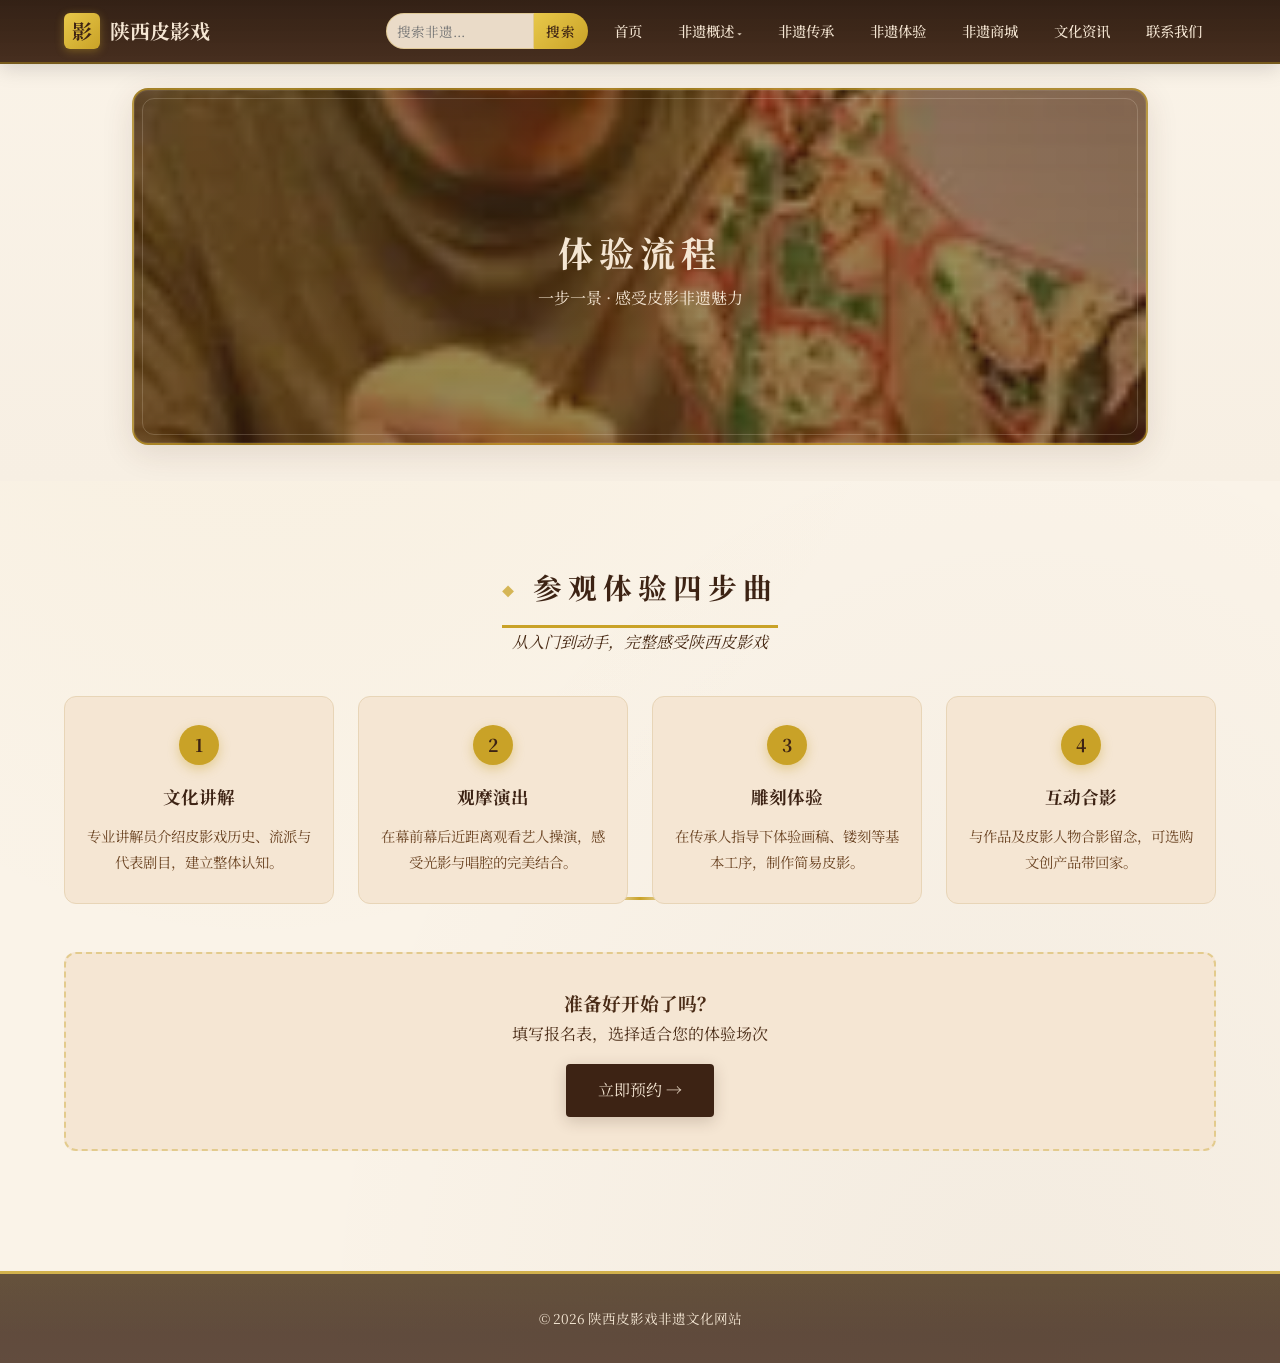
<file: experience.html>
﻿<!DOCTYPE html>
<html lang="zh-CN">
<head>
  <meta charset="UTF-8">
  <meta name="viewport" content="width=device-width, initial-scale=1.0">
  <title>体验流程 · 陕西皮影戏</title>
  <style>
    :root {
      --color-cream: #F5E6D3; --color-cream-light: #FAF3E8; --color-cream-dark: #E8D5B7;
      --color-brown: #4A2C17; --color-brown-light: #6B4423; --color-brown-dark: #3D2314;
      --color-gold: #C9A227; --nav-height: 64px; --transition: 0.3s ease;
    }
    * { margin: 0; padding: 0; box-sizing: border-box; }
    body { font-family: "Noto Serif SC", "SimSun", serif; background: var(--color-cream-light); color: var(--color-brown); line-height: 1.8; }
    a { text-decoration: none; color: inherit; }
    ul { list-style: none; }
    .navbar { position: fixed; top: 0; left: 0; width: 100%; height: var(--nav-height); background: rgba(61,35,20,0.95); z-index: 1000; }
    .navbar-inner { max-width: 1200px; height: 100%; margin: 0 auto; padding: 0 24px; display: flex; align-items: center; justify-content: space-between; }
    .logo { display: flex; align-items: center; gap: 10px; color: var(--color-cream); font-size: 1.25rem; font-weight: bold; }
    .logo-icon { width: 36px; height: 36px; background: var(--color-gold); border-radius: 4px; display: flex; align-items: center; justify-content: center; color: var(--color-brown-dark); }
    .nav-links { display: flex; gap: 8px; }
    .nav-links a { color: var(--color-cream); padding: 8px 14px; border-radius: 4px; font-size: 0.9rem; }
    .nav-links a:hover { background: var(--color-gold); color: var(--color-brown-dark); }
    .menu-toggle { display: none; flex-direction: column; gap: 5px; cursor: pointer; padding: 8px; background: none; border: none; }
    .menu-toggle span { display: block; width: 24px; height: 2px; background: var(--color-cream); }
    .hero-section { padding: calc(var(--nav-height) + 24px) 24px 36px; background: var(--color-cream-light); }
    .page-banner { width: min(calc(960px + var(--carousel-frame-extra, 1.5cm)), calc(100% - 48px)); height: calc(280px + var(--carousel-frame-extra, 1.5cm)); margin: 0 auto; border-radius: 10px; border: 2px solid var(--color-gold); display: flex; align-items: center; justify-content: center; text-align: center; color: var(--color-cream); background: linear-gradient(rgba(61,35,20,0.5), rgba(61,35,20,0.55)), url('img/puppet-portrait.png') center/cover no-repeat; }
    .page-banner h1 { font-size: clamp(1.5rem, 3.5vw, 2.2rem); letter-spacing: 6px; }
    .main-content { max-width: 1200px; margin: 0 auto; padding: 64px 24px; }
    .section-title { text-align: center; margin-bottom: 40px; }
    .section-title h2 { font-size: 1.8rem; color: var(--color-brown-dark); letter-spacing: 6px; display: inline-block; padding-bottom: 12px; border-bottom: 3px solid var(--color-gold); }
    /* Flex 布局：体验流程步骤 */
    .steps-flex { display: flex; flex-wrap: wrap; gap: 24px; justify-content: center; margin-bottom: 48px; }
    .step-card { flex: 1 1 220px; max-width: 280px; background: var(--color-cream); border: 1px solid var(--color-cream-dark); border-radius: 8px; padding: 28px 22px; text-align: center; position: relative; }
    .step-num { width: 40px; height: 40px; margin: 0 auto 16px; background: var(--color-gold); color: var(--color-brown-dark); border-radius: 50%; display: flex; align-items: center; justify-content: center; font-weight: bold; font-size: 1.1rem; }
    .step-card h3 { color: var(--color-brown-dark); margin-bottom: 10px; font-size: 1.1rem; }
    .step-card p { font-size: 0.9rem; color: var(--color-brown-light); }
    .cta-box { text-align: center; padding: 32px; background: var(--color-cream); border-radius: 8px; border: 1px solid var(--color-cream-dark); }
    .cta-box a { display: inline-block; margin-top: 16px; padding: 12px 32px; background: var(--color-brown-dark); color: var(--color-cream); border-radius: 4px; transition: background var(--transition); }
    .cta-box a:hover { background: var(--color-gold); color: var(--color-brown-dark); }
    .footer { background: var(--color-brown-dark); color: var(--color-cream); padding: 32px; text-align: center; font-size: 0.85rem; opacity: 0.8; margin-top: 40px; }
  </style>
  <link rel="stylesheet" href="css/responsive.css">
  <link rel="stylesheet" href="css/nav.css">
  <link rel="stylesheet" href="css/theme.css">
</head>
<body>
  <div class="search-toast" id="searchToast"><h4>搜索结果</h4><p id="searchToastText"></p></div>
  <nav class="navbar">
    <div class="navbar-inner">
      <a href="index.html" class="logo"><div class="logo-icon">影</div><span>陕西皮影戏</span></a>
      <div class="nav-right">
        <form class="nav-search" id="navSearchForm" role="search">
          <input type="search" id="searchInput" placeholder="搜索非遗..." aria-label="搜索">
          <button type="submit">搜索</button>
        </form>
        <button class="menu-toggle" id="menuToggle" aria-label="打开菜单"><span></span><span></span><span></span></button>
        <ul class="nav-links" id="navLinks">
          <li><a href="index.html">首页</a></li>
          <li class="nav-dropdown">
            <a href="overview.html">非遗概述</a>
            <ul class="dropdown-menu">
              <li><a href="overview.html#folk">民间文学</a></li>
              <li><a href="overview.html#music">传统音乐</a></li>
              <li><a href="overview.html#drama">传统戏剧</a></li>
              <li><a href="projects.html">皮影技艺</a></li>
            </ul>
          </li>
          <li><a href="inheritros.html">非遗传承</a></li>
          <li><a href="activity.html">非遗体验</a></li>
          <li><a href="mall.html">非遗商城</a></li>
          <li><a href="news.html">文化资讯</a></li>
          <li><a href="contact.html">联系我们</a></li>
        </ul>
      </div>
    </div>
  </nav>

  <section class="hero-section">
    <header class="page-banner"><div><h1>体验流程</h1><p>一步一景 · 感受皮影非遗魅力</p></div></header>
  </section>

  <main class="main-content">
    <div class="section-title"><h2>参观体验四步曲</h2><p>从入门到动手，完整感受陕西皮影戏</p></div>
    <div class="steps-flex">
      <article class="step-card">
        <div class="step-num">1</div>
        <h3>文化讲解</h3>
        <p>专业讲解员介绍皮影戏历史、流派与代表剧目，建立整体认知。</p>
      </article>
      <article class="step-card">
        <div class="step-num">2</div>
        <h3>观摩演出</h3>
        <p>在幕前幕后近距离观看艺人操演，感受光影与唱腔的完美结合。</p>
      </article>
      <article class="step-card">
        <div class="step-num">3</div>
        <h3>雕刻体验</h3>
        <p>在传承人指导下体验画稿、镂刻等基本工序，制作简易皮影。</p>
      </article>
      <article class="step-card">
        <div class="step-num">4</div>
        <h3>互动合影</h3>
        <p>与作品及皮影人物合影留念，可选购文创产品带回家。</p>
      </article>
    </div>
    <div class="cta-box">
      <h3>准备好开始了吗？</h3>
      <p>填写报名表，选择适合您的体验场次</p>
      <a href="activity.html">立即预约 →</a>
    </div>
  </main>

  <footer class="footer"><p>&copy; 2026 陕西皮影戏非遗文化网站</p></footer>
  <script src="js/nav.js"></script>
  <script src="js/search.js"></script>
</body>
</html>
</file>
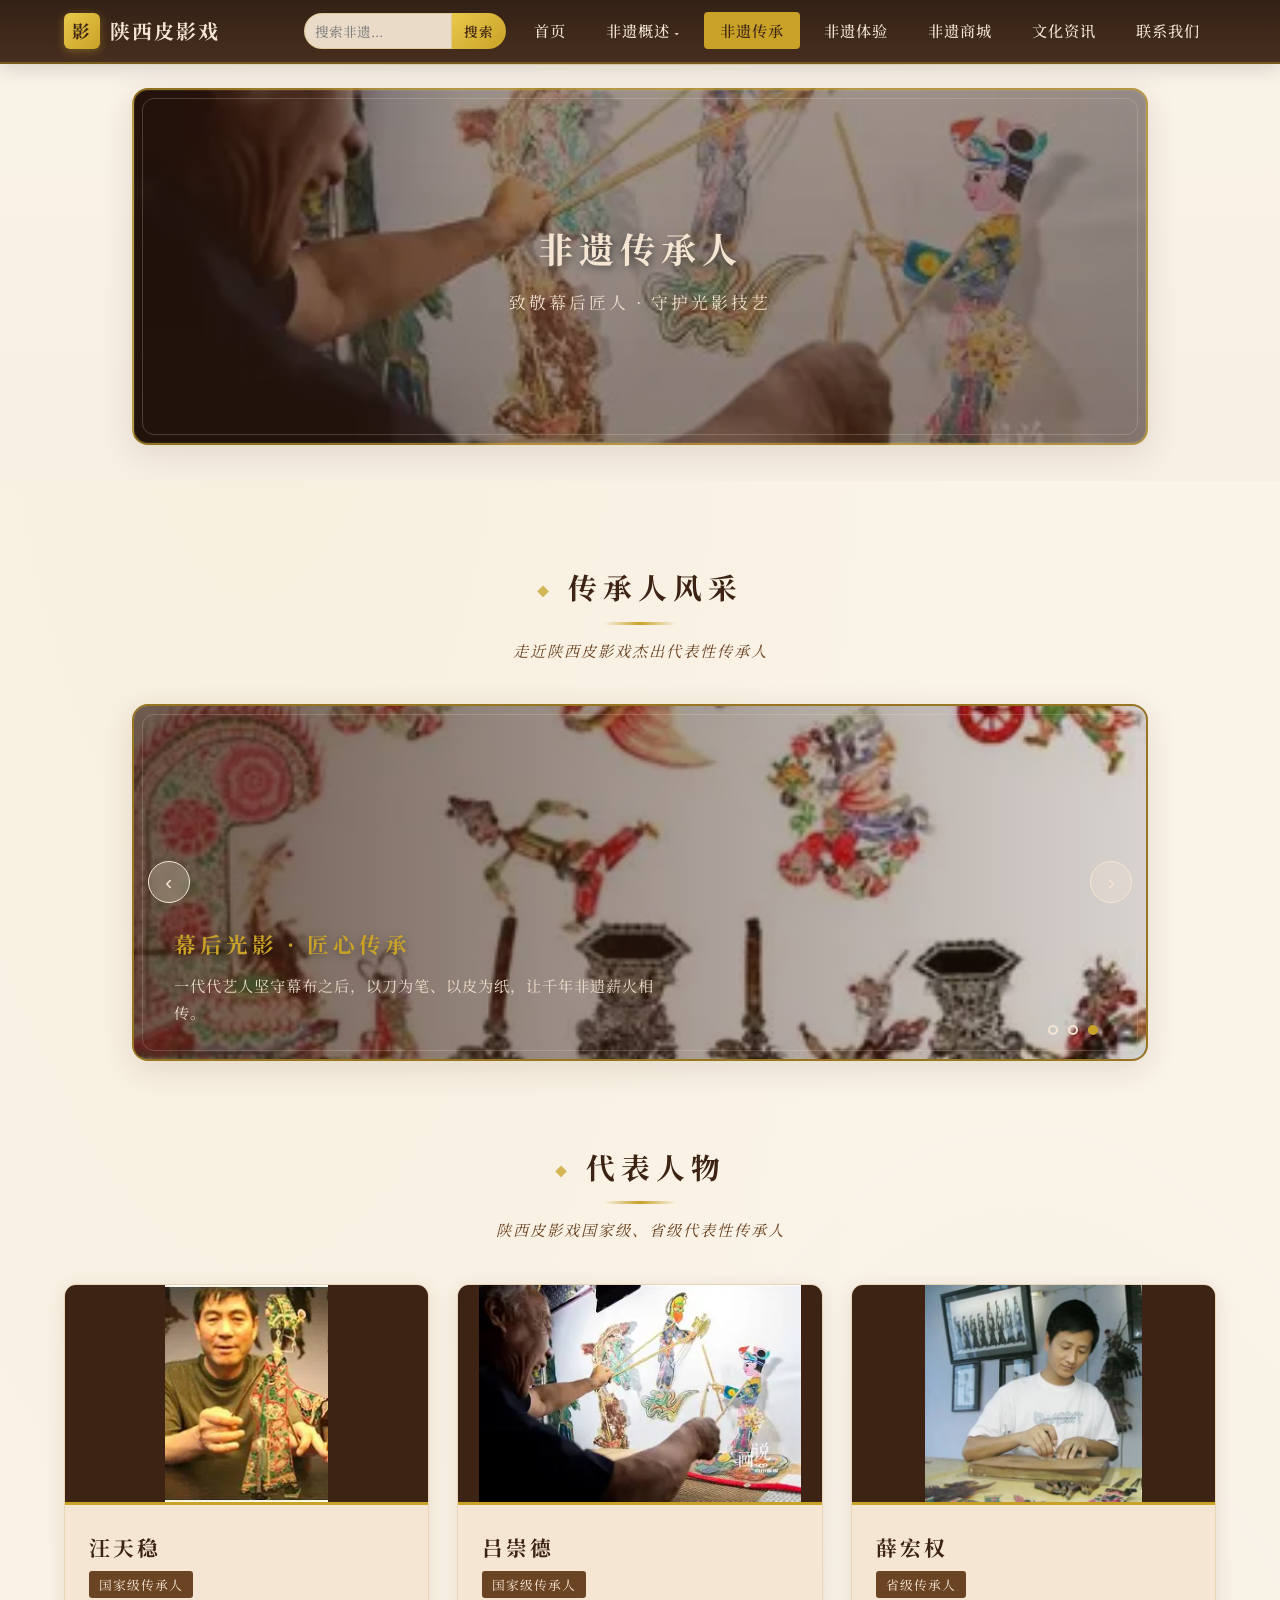
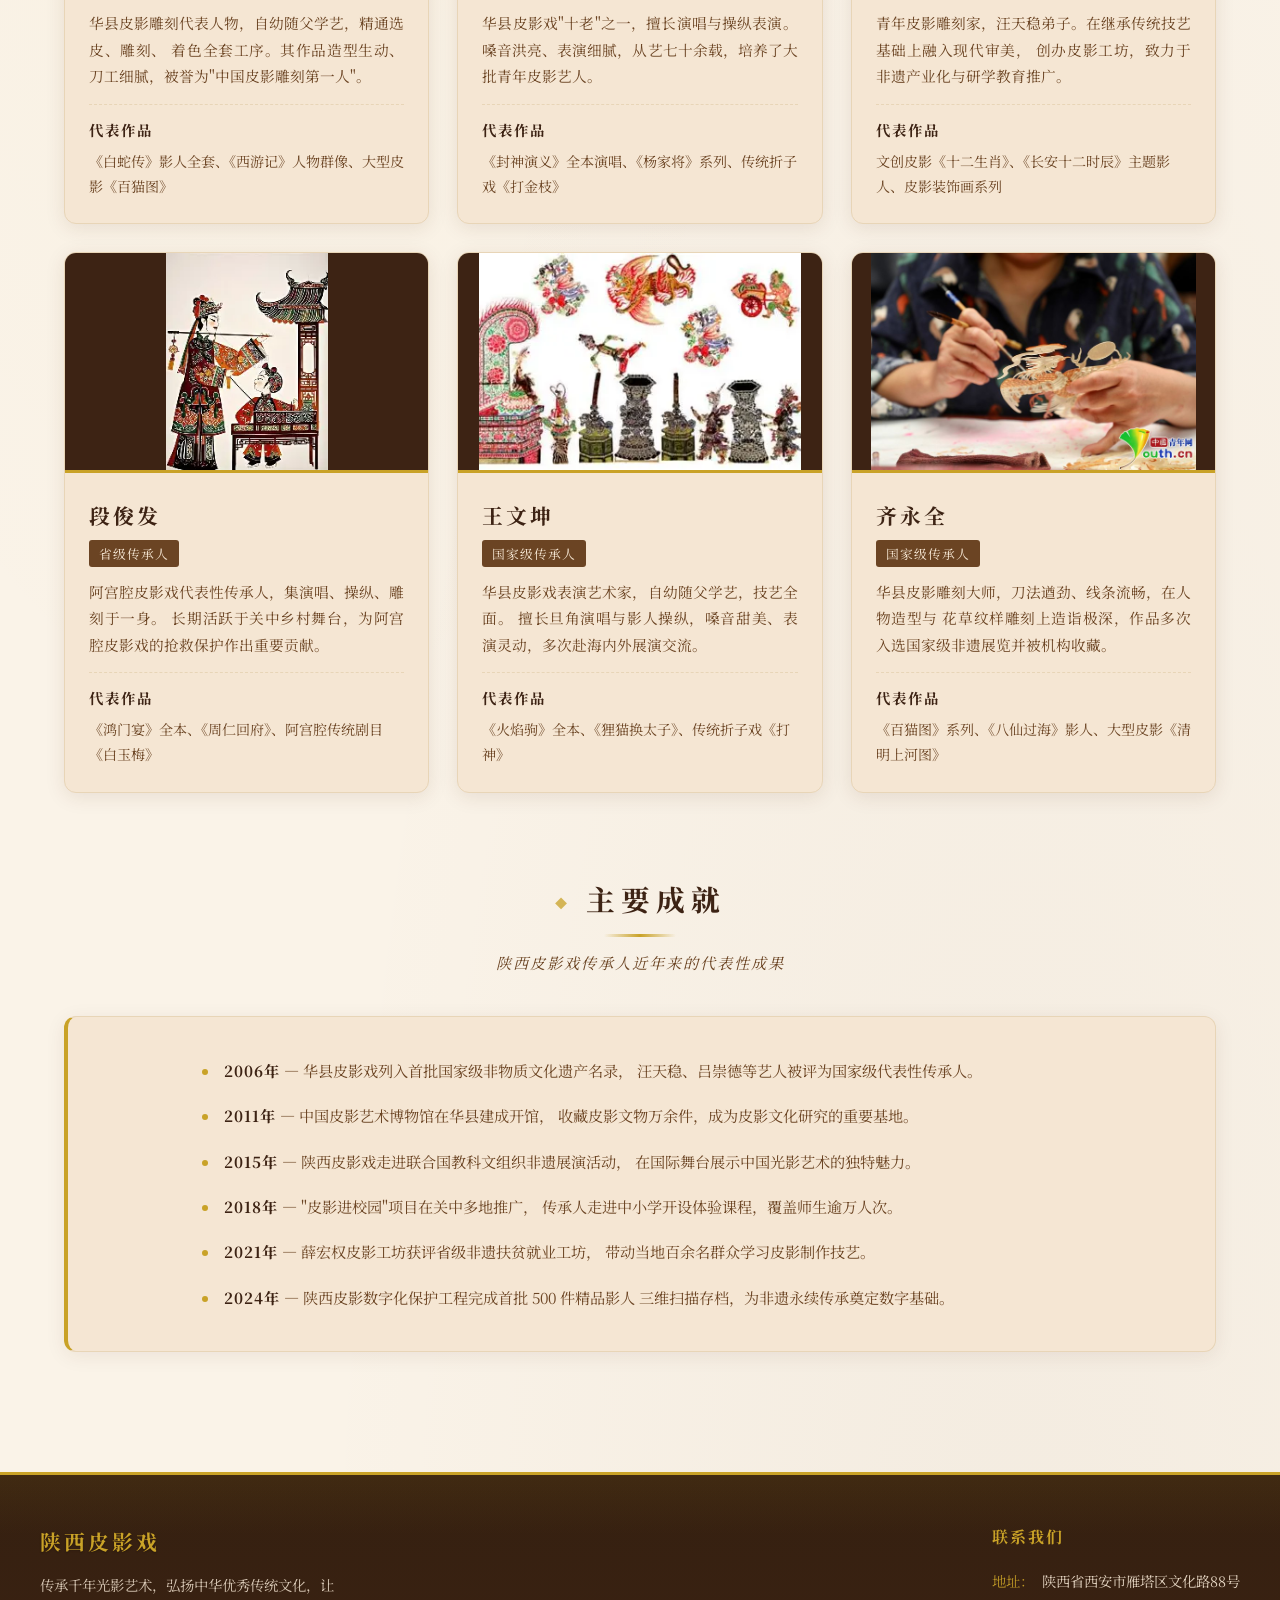
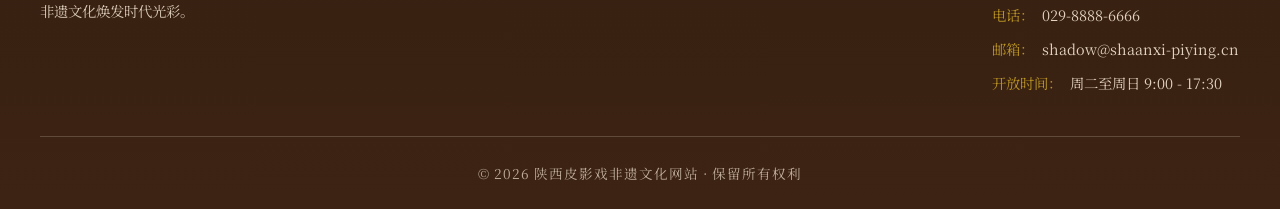
<file: inheritros.html>
﻿<!DOCTYPE html>
<html lang="zh-CN">
<head>
  <meta charset="UTF-8">
  <meta name="viewport" content="width=device-width, initial-scale=1.0">
  <title>非遗传承人 · 陕西皮影戏</title>
  <style>
    /* ==================== 全局样式与变量（与首页统一） ==================== */
    :root {
      --color-cream: #F5E6D3;
      --color-cream-light: #FAF3E8;
      --color-cream-dark: #E8D5B7;
      --color-brown: #4A2C17;
      --color-brown-light: #6B4423;
      --color-brown-dark: #3D2314;
      --color-gold: #C9A227;
      --nav-height: 64px;
      --transition: 0.3s ease;
    }

    * {
      margin: 0;
      padding: 0;
      box-sizing: border-box;
    }

    html {
      scroll-behavior: smooth;
    }

    body {
      font-family: "Noto Serif SC", "SimSun", "宋体", serif;
      background-color: var(--color-cream-light);
      color: var(--color-brown);
      line-height: 1.8;
    }

    a {
      text-decoration: none;
      color: inherit;
    }

    ul {
      list-style: none;
    }

    img {
      max-width: 100%;
      display: block;
    }

    /* ==================== 1. 顶部固定响应式导航栏（复用首页） ==================== */
    .navbar {
      position: fixed;
      top: 0;
      left: 0;
      width: 100%;
      height: var(--nav-height);
      background: rgba(61, 35, 20, 0.95);
      backdrop-filter: blur(8px);
      z-index: 1000;
      box-shadow: 0 2px 12px rgba(61, 35, 20, 0.3);
    }

    .navbar-inner {
      max-width: 1200px;
      height: 100%;
      margin: 0 auto;
      padding: 0 24px;
      display: flex;
      align-items: center;
      justify-content: space-between;
    }

    .logo {
      display: flex;
      align-items: center;
      gap: 10px;
      color: var(--color-cream);
      font-size: 1.25rem;
      font-weight: bold;
      letter-spacing: 2px;
    }

    .logo-icon {
      width: 36px;
      height: 36px;
      background: var(--color-gold);
      border-radius: 4px;
      display: flex;
      align-items: center;
      justify-content: center;
      font-size: 1.1rem;
      color: var(--color-brown-dark);
    }

    .nav-links {
      display: flex;
      gap: 8px;
    }

    .nav-links a {
      color: var(--color-cream);
      padding: 8px 16px;
      border-radius: 4px;
      font-size: 0.95rem;
      letter-spacing: 1px;
      transition: background var(--transition), color var(--transition);
    }

    .nav-links a:hover,
    .nav-links a.active {
      background: var(--color-gold);
      color: var(--color-brown-dark);
    }

    .menu-toggle {
      display: none;
      flex-direction: column;
      gap: 5px;
      cursor: pointer;
      padding: 8px;
      background: none;
      border: none;
    }

    .menu-toggle span {
      display: block;
      width: 24px;
      height: 2px;
      background: var(--color-cream);
      transition: var(--transition);
    }

    /* ==================== 页面横幅（与首页轮播同尺寸） ==================== */
    .hero-section {
      padding: calc(var(--nav-height) + 24px) 24px 36px;
      background: var(--color-cream-light);
    }

    .page-banner {
      width: min(calc(960px + var(--carousel-frame-extra)), calc(78% + var(--carousel-frame-extra)));
      height: calc(280px + var(--carousel-frame-extra));
      margin: 0 auto;
      border-radius: 10px;
      border: 2px solid var(--color-gold);
      box-shadow: 0 8px 28px rgba(74, 44, 23, 0.14);
      background: linear-gradient(rgba(61, 35, 20, 0.5), rgba(61, 35, 20, 0.55)),
                  url('img/puppet-performance.png') center/cover no-repeat;
      display: flex;
      align-items: center;
      justify-content: center;
      text-align: center;
      color: var(--color-cream);
    }

    .page-banner h1 {
      font-size: clamp(1.5rem, 3.5vw, 2.2rem);
      letter-spacing: 6px;
      margin-bottom: 8px;
      text-shadow: 2px 2px 8px rgba(0, 0, 0, 0.5);
    }

    .page-banner p {
      font-size: clamp(0.9rem, 1.6vw, 1.05rem);
      letter-spacing: 3px;
      opacity: 0.95;
    }

    /* ==================== 主内容区通用样式 ==================== */
    .main-content {
      max-width: 1200px;
      margin: 0 auto;
      padding: 64px 24px;
    }

    .section-title {
      text-align: center;
      margin-bottom: 40px;
    }

    .section-title h2 {
      font-size: 1.8rem;
      color: var(--color-brown-dark);
      letter-spacing: 6px;
      position: relative;
      display: inline-block;
      padding-bottom: 12px;
    }

    .section-title h2::after {
      content: "";
      position: absolute;
      bottom: 0;
      left: 50%;
      transform: translateX(-50%);
      width: 60px;
      height: 3px;
      background: var(--color-gold);
    }

    .section-title p {
      margin-top: 12px;
      color: var(--color-brown-light);
      font-size: 0.95rem;
      letter-spacing: 2px;
    }

    /* ==================== 2. 传承人风采轮播图（与首页同尺寸） ==================== */
    .showcase-carousel {
      position: relative;
      width: min(calc(960px + var(--carousel-frame-extra)), calc(78% + var(--carousel-frame-extra)));
      height: calc(280px + var(--carousel-frame-extra));
      margin: 0 auto 80px;
      border-radius: 10px;
      overflow: hidden;
      box-shadow: 0 8px 28px rgba(74, 44, 23, 0.14);
      background: var(--color-brown-dark);
      border: 2px solid var(--color-gold);
    }

    .showcase-slides {
      width: 100%;
      height: 100%;
      position: relative;
    }

    /* 单张轮播幻灯片：铺满轮播区域 */
    .showcase-slide {
      position: absolute;
      inset: 0;
      opacity: 0;
      transition: opacity 1s ease-in-out;
      background-size: cover;
      background-repeat: no-repeat;
      background-position: center;
    }

    .showcase-slide.active {
      opacity: 1;
      z-index: 1;
    }

    /* 遮罩与文字 */
    .showcase-slide::after {
      content: "";
      position: absolute;
      inset: 0;
      background: linear-gradient(to right, rgba(61, 35, 20, 0.75), rgba(61, 35, 20, 0.2));
    }

    .showcase-caption {
      position: absolute;
      bottom: 32px;
      left: 40px;
      z-index: 2;
      color: var(--color-cream);
      max-width: 500px;
    }

    .showcase-caption h3 {
      font-size: 1.35rem;
      letter-spacing: 4px;
      margin-bottom: 8px;
      color: var(--color-gold);
    }

    .showcase-caption p {
      font-size: 0.95rem;
      opacity: 0.92;
      letter-spacing: 1px;
    }

    /* 轮播指示器 */
    .showcase-dots {
      position: absolute;
      bottom: 24px;
      right: 48px;
      display: flex;
      gap: 10px;
      z-index: 10;
    }

    .showcase-dots button {
      width: 10px;
      height: 10px;
      border-radius: 50%;
      border: 2px solid var(--color-cream);
      background: transparent;
      cursor: pointer;
      transition: var(--transition);
    }

    .showcase-dots button.active {
      background: var(--color-gold);
      border-color: var(--color-gold);
    }

    /* 轮播箭头 */
    .showcase-arrow {
      position: absolute;
      top: 50%;
      transform: translateY(-50%);
      z-index: 10;
      background: rgba(245, 230, 211, 0.25);
      border: 1px solid var(--color-cream);
      color: var(--color-cream);
      width: 42px;
      height: 42px;
      border-radius: 50%;
      font-size: 1.3rem;
      cursor: pointer;
      transition: var(--transition);
      display: flex;
      align-items: center;
      justify-content: center;
    }

    .showcase-arrow:hover {
      background: var(--color-gold);
      color: var(--color-brown-dark);
      border-color: var(--color-gold);
    }

    .showcase-arrow.prev { left: 14px; }
    .showcase-arrow.next { right: 14px; }

    /* ==================== 3. Flex 布局 - 传承人卡片 ==================== */
    .inheritor-flex {
      display: flex;
      flex-wrap: wrap;
      gap: 28px;
      justify-content: center;
      margin-bottom: 80px;
    }

    /* 单个传承人卡片 */
    .inheritor-card {
      flex: 1 1 300px;
      max-width: calc((100% - 56px) / 3);
      min-width: 280px;
      background: var(--color-cream);
      border: 1px solid var(--color-cream-dark);
      border-radius: 8px;
      overflow: hidden;
      box-shadow: 0 4px 20px rgba(74, 44, 23, 0.1);
      transition: transform var(--transition), box-shadow var(--transition);
    }

    .inheritor-card:hover {
      transform: translateY(-5px);
      box-shadow: 0 8px 28px rgba(74, 44, 23, 0.16);
    }

    /* 传承人照片 */
    .inheritor-photo {
      width: 100%;
      height: 220px;
      object-fit: contain;
      object-position: center;
      background: var(--color-brown-dark);
    }

    .inheritor-body {
      padding: 24px;
    }

    .inheritor-body h3 {
      font-size: 1.3rem;
      color: var(--color-brown-dark);
      letter-spacing: 3px;
      margin-bottom: 4px;
    }

    /* 传承人头衔标签 */
    .inheritor-tag {
      display: inline-block;
      font-size: 0.8rem;
      color: var(--color-cream);
      background: var(--color-brown-light);
      padding: 2px 10px;
      border-radius: 3px;
      margin-bottom: 12px;
      letter-spacing: 1px;
    }

    .inheritor-body .intro {
      font-size: 0.92rem;
      color: var(--color-brown-light);
      text-align: justify;
      margin-bottom: 14px;
    }

    /* 代表作品 */
    .inheritor-works {
      border-top: 1px dashed var(--color-cream-dark);
      padding-top: 12px;
    }

    .inheritor-works h4 {
      font-size: 0.9rem;
      color: var(--color-brown-dark);
      letter-spacing: 2px;
      margin-bottom: 6px;
    }

    .inheritor-works p {
      font-size: 0.88rem;
      color: var(--color-brown-light);
    }

    /* ==================== 4. 无序列表 - 主要成就 ==================== */
    .achievements-section {
      background: var(--color-cream);
      border: 1px solid var(--color-cream-dark);
      border-radius: 8px;
      padding: 40px 48px;
      box-shadow: 0 4px 20px rgba(74, 44, 23, 0.08);
    }

    /* 无序列表恢复圆点样式 */
    .achievements-list {
      list-style: disc;
      padding-left: 28px;
      max-width: 900px;
      margin: 0 auto;
    }

    .achievements-list li {
      margin-bottom: 18px;
      color: var(--color-brown-light);
      font-size: 0.95rem;
      padding-left: 4px;
    }

    .achievements-list li:last-child {
      margin-bottom: 0;
    }

    .achievements-list li strong {
      color: var(--color-brown-dark);
      letter-spacing: 1px;
    }

    /* ==================== 5. 页脚（复用首页） ==================== */
    .footer {
      background: var(--color-brown-dark);
      color: var(--color-cream);
      padding: 48px 24px 24px;
      margin-top: 40px;
    }

    .footer-inner {
      max-width: 1200px;
      margin: 0 auto;
      display: flex;
      flex-wrap: wrap;
      justify-content: space-between;
      gap: 32px;
      padding-bottom: 32px;
      border-bottom: 1px solid rgba(245, 230, 211, 0.2);
    }

    .footer-brand h3 {
      font-size: 1.3rem;
      letter-spacing: 3px;
      margin-bottom: 12px;
      color: var(--color-gold);
    }

    .footer-brand p {
      font-size: 0.9rem;
      opacity: 0.85;
      max-width: 300px;
    }

    .footer-contact h4 {
      font-size: 1rem;
      margin-bottom: 16px;
      color: var(--color-gold);
      letter-spacing: 2px;
    }

    .footer-contact ul li {
      font-size: 0.9rem;
      margin-bottom: 8px;
      opacity: 0.9;
    }

    .footer-contact ul li span {
      color: var(--color-gold);
      margin-right: 8px;
    }

    .footer-copyright {
      max-width: 1200px;
      margin: 0 auto;
      text-align: center;
      padding-top: 24px;
      font-size: 0.85rem;
      opacity: 0.7;
      letter-spacing: 1px;
    }

  </style>
  <!-- 全局响应式适配（手机 / 平板 / 电脑） -->
  <link rel="stylesheet" href="css/responsive.css">
  <link rel="stylesheet" href="css/nav.css">
  <link rel="stylesheet" href="css/theme.css">
</head>
<body>

  <div class="search-toast" id="searchToast"><h4>搜索结果</h4><p id="searchToastText"></p></div>

  <nav class="navbar">
    <div class="navbar-inner">
      <a href="index.html" class="logo">
        <div class="logo-icon">影</div>
        <span>陕西皮影戏</span>
      </a>
      <div class="nav-right">
        <form class="nav-search" id="navSearchForm" role="search">
          <input type="search" id="searchInput" placeholder="搜索非遗..." aria-label="搜索">
          <button type="submit">搜索</button>
        </form>
        <button class="menu-toggle" id="menuToggle" aria-label="打开菜单" aria-expanded="false">
          <span></span><span></span><span></span>
        </button>
        <ul class="nav-links" id="navLinks">
          <li><a href="index.html">首页</a></li>
          <li class="nav-dropdown">
            <a href="overview.html">非遗概述</a>
            <ul class="dropdown-menu">
              <li><a href="overview.html#folk">民间文学</a></li>
              <li><a href="overview.html#music">传统音乐</a></li>
              <li><a href="overview.html#drama">传统戏剧</a></li>
              <li><a href="projects.html">皮影技艺</a></li>
            </ul>
          </li>
          <li><a href="inheritros.html" class="active">非遗传承</a></li>
          <li><a href="activity.html">非遗体验</a></li>
          <li><a href="mall.html">非遗商城</a></li>
          <li><a href="news.html">文化资讯</a></li>
          <li><a href="contact.html">联系我们</a></li>
        </ul>
      </div>
    </div>
  </nav>

  <!-- 页面顶部横幅 -->
  <section class="hero-section">
    <header class="page-banner">
      <div>
        <h1>非遗传承人</h1>
        <p>致敬幕后匠人 · 守护光影技艺</p>
      </div>
    </header>
  </section>

  <main class="main-content">

    <!-- ==================== 2. 传承人风采轮播图 ==================== -->
    <section>
      <div class="section-title">
        <h2>传承人风采</h2>
        <p>走近陕西皮影戏杰出代表性传承人</p>
      </div>

      <div class="showcase-carousel" id="showcaseCarousel">
        <div class="showcase-slides">
          <!-- 轮播 1：汪天稳 · 雕刻大师（700×467 横向） -->
          <div class="showcase-slide active"
               style="background-image: url('img/puppet-carving.png');">
            <div class="showcase-caption">
              <h3>汪天稳 · 雕刻大师</h3>
              <p>国家级非遗传承人，六十余年潜心钻研皮影雕刻，作品被中国美术馆等机构收藏。</p>
            </div>
          </div>
          <!-- 轮播 2：薛宏权 · 技艺革新 -->
          <div class="showcase-slide"
               style="background-image: url('img/puppet-artisan.png');">
            <div class="showcase-caption">
              <h3>薛宏权 · 技艺革新者</h3>
              <p>将传统皮影与现代设计相结合，推动皮影艺术走进文创市场与青少年课堂。</p>
            </div>
          </div>
          <!-- 轮播 3：幕后光影 · 匠心传承（348×234 横向） -->
          <div class="showcase-slide"
               style="background-image: url('img/puppet-bowl.png');">
            <div class="showcase-caption">
              <h3>幕后光影 · 匠心传承</h3>
              <p>一代代艺人坚守幕布之后，以刀为笔、以皮为纸，让千年非遗薪火相传。</p>
            </div>
          </div>
        </div>

        <button class="showcase-arrow prev" id="showPrev" aria-label="上一张">‹</button>
        <button class="showcase-arrow next" id="showNext" aria-label="下一张">›</button>

        <div class="showcase-dots" id="showDots">
          <button class="active" aria-label="第1张"></button>
          <button aria-label="第2张"></button>
          <button aria-label="第3张"></button>
        </div>
      </div>
    </section>

    <!-- ==================== 3. Flex 布局 - 传承人卡片 ==================== -->
    <section>
      <div class="section-title">
        <h2>代表人物</h2>
        <p>陕西皮影戏国家级、省级代表性传承人</p>
      </div>

      <div class="inheritor-flex">
        <!-- 传承人 1：汪天稳（与代表作品合影） -->
        <article class="inheritor-card">
          <img class="inheritor-photo"
               src="img/puppet-portrait.png"
               alt="汪天稳代表作品">
          <div class="inheritor-body">
            <h3>汪天稳</h3>
            <span class="inheritor-tag">国家级传承人</span>
            <p class="intro">
              华县皮影雕刻代表人物，自幼随父学艺，精通选皮、雕刻、
              着色全套工序。其作品造型生动、刀工细腻，被誉为"中国皮影雕刻第一人"。
            </p>
            <div class="inheritor-works">
              <h4>代表作品</h4>
              <p>《白蛇传》影人全套、《西游记》人物群像、大型皮影《百猫图》</p>
            </div>
          </div>
        </article>

        <!-- 传承人 2：吕崇德（幕后操演场景） -->
        <article class="inheritor-card">
          <img class="inheritor-photo"
               src="img/puppet-performance.png"
               alt="吕崇德演出场景">
          <div class="inheritor-body">
            <h3>吕崇德</h3>
            <span class="inheritor-tag">国家级传承人</span>
            <p class="intro">
              华县皮影戏"十老"之一，擅长演唱与操纵表演。
              嗓音洪亮、表演细腻，从艺七十余载，培养了大批青年皮影艺人。
            </p>
            <div class="inheritor-works">
              <h4>代表作品</h4>
              <p>《封神演义》全本演唱、《杨家将》系列、传统折子戏《打金枝》</p>
            </div>
          </div>
        </article>

        <!-- 传承人 3：薛宏权（皮影雕刻创作） -->
        <article class="inheritor-card">
          <img class="inheritor-photo"
               src="img/puppet-artisan.png"
               alt="薛宏权雕刻技艺">
          <div class="inheritor-body">
            <h3>薛宏权</h3>
            <span class="inheritor-tag">省级传承人</span>
            <p class="intro">
              青年皮影雕刻家，汪天稳弟子。在继承传统技艺基础上融入现代审美，
              创办皮影工坊，致力于非遗产业化与研学教育推广。
            </p>
            <div class="inheritor-works">
              <h4>代表作品</h4>
              <p>文创皮影《十二生肖》、《长安十二时辰》主题影人、皮影装饰画系列</p>
            </div>
          </div>
        </article>

        <!-- 传承人 4：段俊发（阿宫腔皮影献艺） -->
        <article class="inheritor-card">
          <img class="inheritor-photo"
               src="img/puppet-figure.png"
               alt="段俊发代表剧目影人">
          <div class="inheritor-body">
            <h3>段俊发</h3>
            <span class="inheritor-tag">省级传承人</span>
            <p class="intro">
              阿宫腔皮影戏代表性传承人，集演唱、操纵、雕刻于一身。
              长期活跃于关中乡村舞台，为阿宫腔皮影戏的抢救保护作出重要贡献。
            </p>
            <div class="inheritor-works">
              <h4>代表作品</h4>
              <p>《鸿门宴》全本、《周仁回府》、阿宫腔传统剧目《白玉梅》</p>
            </div>
          </div>
        </article>

        <!-- 传承人 5：王文坤（演唱与操纵） -->
        <article class="inheritor-card">
          <img class="inheritor-photo"
               src="img/puppet-bowl.png"
               alt="王文坤演出场景">
          <div class="inheritor-body">
            <h3>王文坤</h3>
            <span class="inheritor-tag">国家级传承人</span>
            <p class="intro">
              华县皮影戏表演艺术家，自幼随父学艺，技艺全面。
              擅长旦角演唱与影人操纵，嗓音甜美、表演灵动，多次赴海内外展演交流。
            </p>
            <div class="inheritor-works">
              <h4>代表作品</h4>
              <p>《火焰驹》全本、《狸猫换太子》、传统折子戏《打神》</p>
            </div>
          </div>
        </article>

        <!-- 传承人 6：齐永全（皮影雕刻） -->
        <article class="inheritor-card">
          <img class="inheritor-photo"
               src="img/puppet-carving.png"
               alt="齐永全雕刻作品">
          <div class="inheritor-body">
            <h3>齐永全</h3>
            <span class="inheritor-tag">国家级传承人</span>
            <p class="intro">
              华县皮影雕刻大师，刀法遒劲、线条流畅，在人物造型与
              花草纹样雕刻上造诣极深，作品多次入选国家级非遗展览并被机构收藏。
            </p>
            <div class="inheritor-works">
              <h4>代表作品</h4>
              <p>《百猫图》系列、《八仙过海》影人、大型皮影《清明上河图》</p>
            </div>
          </div>
        </article>
      </div>
    </section>

    <!-- ==================== 4. 无序列表 - 传承人主要成就 ==================== -->
    <section>
      <div class="section-title">
        <h2>主要成就</h2>
        <p>陕西皮影戏传承人近年来的代表性成果</p>
      </div>

      <div class="achievements-section">
        <ul class="achievements-list">
          <li>
            <strong>2006年</strong> — 华县皮影戏列入首批国家级非物质文化遗产名录，
            汪天稳、吕崇德等艺人被评为国家级代表性传承人。
          </li>
          <li>
            <strong>2011年</strong> — 中国皮影艺术博物馆在华县建成开馆，
            收藏皮影文物万余件，成为皮影文化研究的重要基地。
          </li>
          <li>
            <strong>2015年</strong> — 陕西皮影戏走进联合国教科文组织非遗展演活动，
            在国际舞台展示中国光影艺术的独特魅力。
          </li>
          <li>
            <strong>2018年</strong> — "皮影进校园"项目在关中多地推广，
            传承人走进中小学开设体验课程，覆盖师生逾万人次。
          </li>
          <li>
            <strong>2021年</strong> — 薛宏权皮影工坊获评省级非遗扶贫就业工坊，
            带动当地百余名群众学习皮影制作技艺。
          </li>
          <li>
            <strong>2024年</strong> — 陕西皮影数字化保护工程完成首批 500 件精品影人
            三维扫描存档，为非遗永续传承奠定数字基础。
          </li>
        </ul>
      </div>
    </section>

  </main>

  <!-- ==================== 5. 页脚（复用首页） ==================== -->
  <footer class="footer">
    <div class="footer-inner">
      <div class="footer-brand">
        <h3>陕西皮影戏</h3>
        <p>传承千年光影艺术，弘扬中华优秀传统文化，让非遗文化焕发时代光彩。</p>
      </div>

      <div class="footer-contact">
        <h4>联系我们</h4>
        <ul>
          <li><span>地址：</span>陕西省西安市雁塔区文化路88号</li>
          <li><span>电话：</span>029-8888-6666</li>
          <li><span>邮箱：</span>shadow@shaanxi-piying.cn</li>
          <li><span>开放时间：</span>周二至周日 9:00 - 17:30</li>
        </ul>
      </div>
    </div>

    <div class="footer-copyright">
      <p>&copy; 2026 陕西皮影戏非遗文化网站 · 保留所有权利</p>
    </div>
  </footer>

  <!-- 全局导航栏交互 -->
  <script src="js/nav.js"></script>
  <script src="js/search.js"></script>

  <!-- ==================== JavaScript：轮播图 ==================== -->
  <script>
    /* ---------- 传承人风采轮播图 ---------- */
    const showSlides = document.querySelectorAll('.showcase-slide');
    const showDots = document.querySelectorAll('.showcase-dots button');
    const showPrev = document.getElementById('showPrev');
    const showNext = document.getElementById('showNext');
    let showIndex = 0;
    let showTimer;

    function goShow(index) {
      showSlides[showIndex].classList.remove('active');
      showDots[showIndex].classList.remove('active');
      showIndex = (index + showSlides.length) % showSlides.length;
      showSlides[showIndex].classList.add('active');
      showDots[showIndex].classList.add('active');
    }

    function startShowAuto() {
      showTimer = setInterval(function () {
        goShow(showIndex + 1);
      }, 5000);
    }

    function resetShowAuto() {
      clearInterval(showTimer);
      startShowAuto();
    }

    showPrev.addEventListener('click', function () {
      goShow(showIndex - 1);
      resetShowAuto();
    });

    showNext.addEventListener('click', function () {
      goShow(showIndex + 1);
      resetShowAuto();
    });

    showDots.forEach(function (dot, i) {
      dot.addEventListener('click', function () {
        goShow(i);
        resetShowAuto();
      });
    });

    startShowAuto();
  </script>
</body>
</html>
</file>
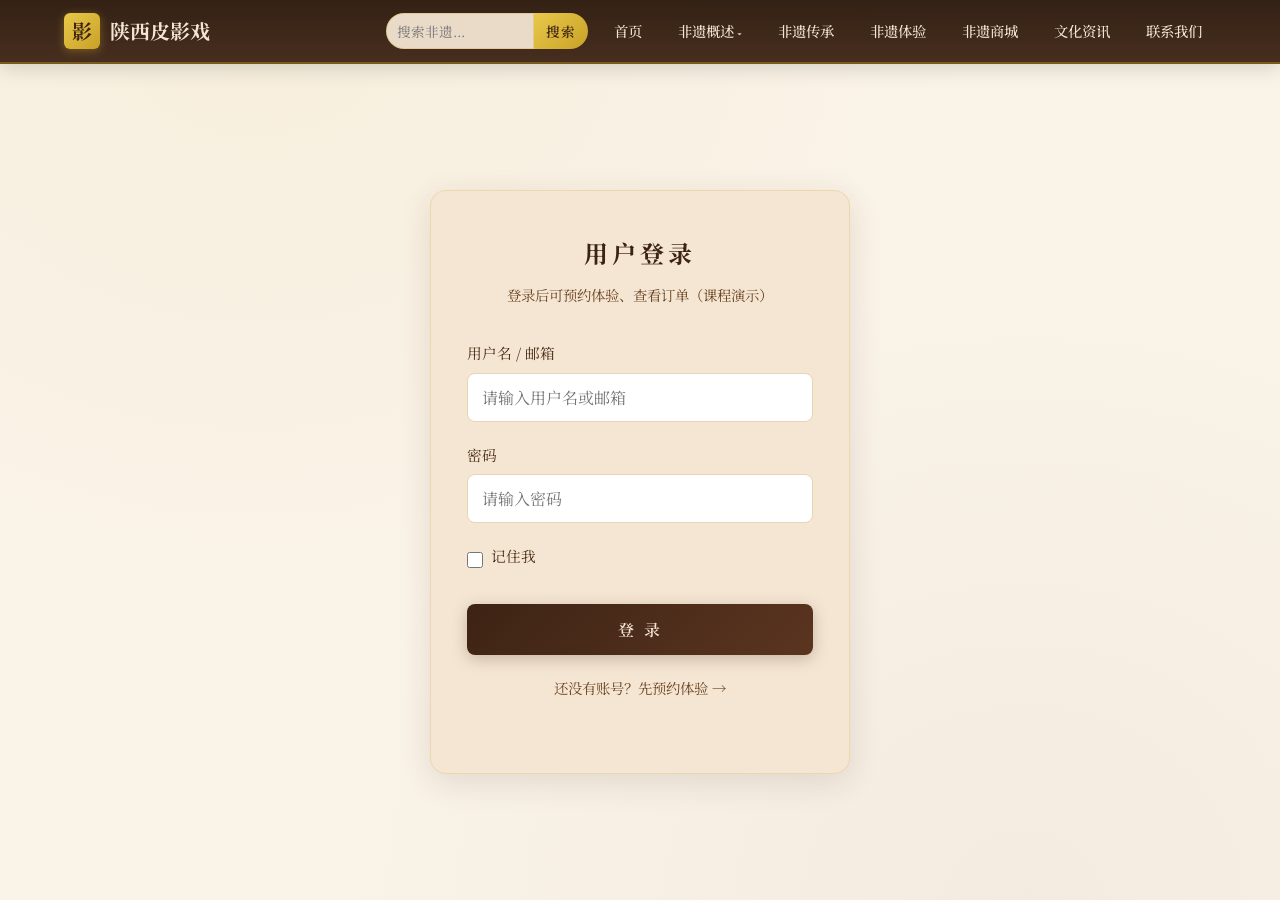
<file: login.html>
﻿<!DOCTYPE html>
<html lang="zh-CN">
<head>
  <meta charset="UTF-8">
  <meta name="viewport" content="width=device-width, initial-scale=1.0">
  <title>用户登录 · 陕西皮影戏</title>
  <style>
    :root {
      --color-cream: #F5E6D3; --color-cream-light: #FAF3E8; --color-cream-dark: #E8D5B7;
      --color-brown: #4A2C17; --color-brown-light: #6B4423; --color-brown-dark: #3D2314;
      --color-gold: #C9A227; --color-error: #B33A3A; --nav-height: 64px; --transition: 0.3s ease;
    }
    * { margin: 0; padding: 0; box-sizing: border-box; }
    body { font-family: "Noto Serif SC", "SimSun", serif; background: var(--color-cream-light); color: var(--color-brown); line-height: 1.8; }
    a { text-decoration: none; color: inherit; }
    ul { list-style: none; }
    .navbar { position: fixed; top: 0; left: 0; width: 100%; height: var(--nav-height); background: rgba(61,35,20,0.95); z-index: 1000; }
    .navbar-inner { max-width: 1200px; height: 100%; margin: 0 auto; padding: 0 24px; display: flex; align-items: center; justify-content: space-between; }
    .logo { display: flex; align-items: center; gap: 10px; color: var(--color-cream); font-size: 1.25rem; font-weight: bold; }
    .logo-icon { width: 36px; height: 36px; background: var(--color-gold); border-radius: 4px; display: flex; align-items: center; justify-content: center; color: var(--color-brown-dark); }
    .nav-links { display: flex; gap: 8px; }
    .nav-links a { color: var(--color-cream); padding: 8px 14px; border-radius: 4px; font-size: 0.9rem; }
    .nav-links a:hover { background: var(--color-gold); color: var(--color-brown-dark); }
    .menu-toggle { display: none; flex-direction: column; gap: 5px; cursor: pointer; padding: 8px; background: none; border: none; }
    .menu-toggle span { display: block; width: 24px; height: 2px; background: var(--color-cream); }
    .login-page { min-height: 100vh; padding: calc(var(--nav-height) + 48px) 24px 48px; display: flex; align-items: center; justify-content: center; }
    .login-box { width: 100%; max-width: 420px; background: var(--color-cream); border: 1px solid var(--color-cream-dark); border-radius: 10px; padding: 40px 36px; box-shadow: 0 8px 28px rgba(74,44,23,0.12); }
    .login-box h1 { text-align: center; font-size: 1.5rem; color: var(--color-brown-dark); letter-spacing: 4px; margin-bottom: 8px; }
    .login-box > p { text-align: center; font-size: 0.9rem; color: var(--color-brown-light); margin-bottom: 32px; }
    .form-group { margin-bottom: 20px; }
    .form-group label { display: block; margin-bottom: 6px; font-size: 0.92rem; }
    .form-group input[type="text"], .form-group input[type="password"], .form-group input[type="email"] {
      width: 100%; padding: 12px 14px; border: 1px solid var(--color-cream-dark); border-radius: 4px; font-family: inherit; font-size: 1rem;
    }
    .form-group input:focus { outline: 2px solid var(--color-gold); }
    .form-group input.error { border-color: var(--color-error); }
    .checkbox-group { display: flex; align-items: center; gap: 8px; font-size: 0.9rem; }
    .checkbox-group input { width: 16px; height: 16px; }
    .error-msg { color: var(--color-error); font-size: 0.82rem; margin-top: 4px; display: none; }
    .error-msg.show { display: block; }
    .submit-btn { width: 100%; padding: 14px; margin-top: 8px; background: var(--color-brown-dark); color: var(--color-cream); border: none; border-radius: 4px; font-size: 1rem; font-family: inherit; cursor: pointer; transition: background var(--transition); }
    .submit-btn:hover { background: var(--color-gold); color: var(--color-brown-dark); }
    .login-tip { text-align: center; margin-top: 20px; font-size: 0.85rem; color: var(--color-brown-light); }
  </style>
  <link rel="stylesheet" href="css/responsive.css">
  <link rel="stylesheet" href="css/nav.css">
  <link rel="stylesheet" href="css/theme.css">
</head>
<body>
  <div class="search-toast" id="searchToast"><h4>搜索结果</h4><p id="searchToastText"></p></div>
  <nav class="navbar">
    <div class="navbar-inner">
      <a href="index.html" class="logo"><div class="logo-icon">影</div><span>陕西皮影戏</span></a>
      <div class="nav-right">
        <form class="nav-search" id="navSearchForm" role="search">
          <input type="search" id="searchInput" placeholder="搜索非遗..." aria-label="搜索">
          <button type="submit">搜索</button>
        </form>
        <button class="menu-toggle" id="menuToggle" aria-label="打开菜单"><span></span><span></span><span></span></button>
        <ul class="nav-links" id="navLinks">
          <li><a href="index.html">首页</a></li>
          <li class="nav-dropdown">
            <a href="overview.html">非遗概述</a>
            <ul class="dropdown-menu">
              <li><a href="overview.html#folk">民间文学</a></li>
              <li><a href="overview.html#music">传统音乐</a></li>
              <li><a href="overview.html#drama">传统戏剧</a></li>
              <li><a href="projects.html">皮影技艺</a></li>
            </ul>
          </li>
          <li><a href="inheritros.html">非遗传承</a></li>
          <li><a href="activity.html">非遗体验</a></li>
          <li><a href="mall.html">非遗商城</a></li>
          <li><a href="news.html">文化资讯</a></li>
          <li><a href="contact.html">联系我们</a></li>
        </ul>
      </div>
    </div>
  </nav>

  <main class="login-page">
    <div class="login-box">
      <h1>用户登录</h1>
      <p>登录后可预约体验、查看订单（课程演示）</p>
      <form id="loginForm" novalidate>
        <div class="form-group">
          <label for="username">用户名 / 邮箱</label>
          <input type="text" id="username" name="username" placeholder="请输入用户名或邮箱" autocomplete="username">
          <p class="error-msg" id="userError">用户名不能为空</p>
        </div>
        <div class="form-group">
          <label for="password">密码</label>
          <input type="password" id="password" name="password" placeholder="请输入密码" autocomplete="current-password">
          <p class="error-msg" id="passError">密码不能少于6位</p>
        </div>
        <div class="form-group checkbox-group">
          <input type="checkbox" id="remember" name="remember">
          <label for="remember">记住我</label>
        </div>
        <button type="submit" class="submit-btn">登 录</button>
      </form>
      <p class="login-tip">还没有账号？<a href="activity.html">先预约体验 →</a></p>
    </div>
  </main>

  <script src="js/nav.js"></script>
  <script src="js/search.js"></script>
  <script>
    document.getElementById('loginForm').addEventListener('submit', function (e) {
      e.preventDefault();
      var user = document.getElementById('username');
      var pass = document.getElementById('password');
      var ok = true;
      if (!user.value.trim()) { document.getElementById('userError').classList.add('show'); user.classList.add('error'); ok = false; }
      else { document.getElementById('userError').classList.remove('show'); user.classList.remove('error'); }
      if (pass.value.length < 6) { document.getElementById('passError').classList.add('show'); pass.classList.add('error'); ok = false; }
      else { document.getElementById('passError').classList.remove('show'); pass.classList.remove('error'); }
      if (ok) alert('登录成功！（课程演示，无真实后端）');
    });
  </script>
</body>
</html>
</file>
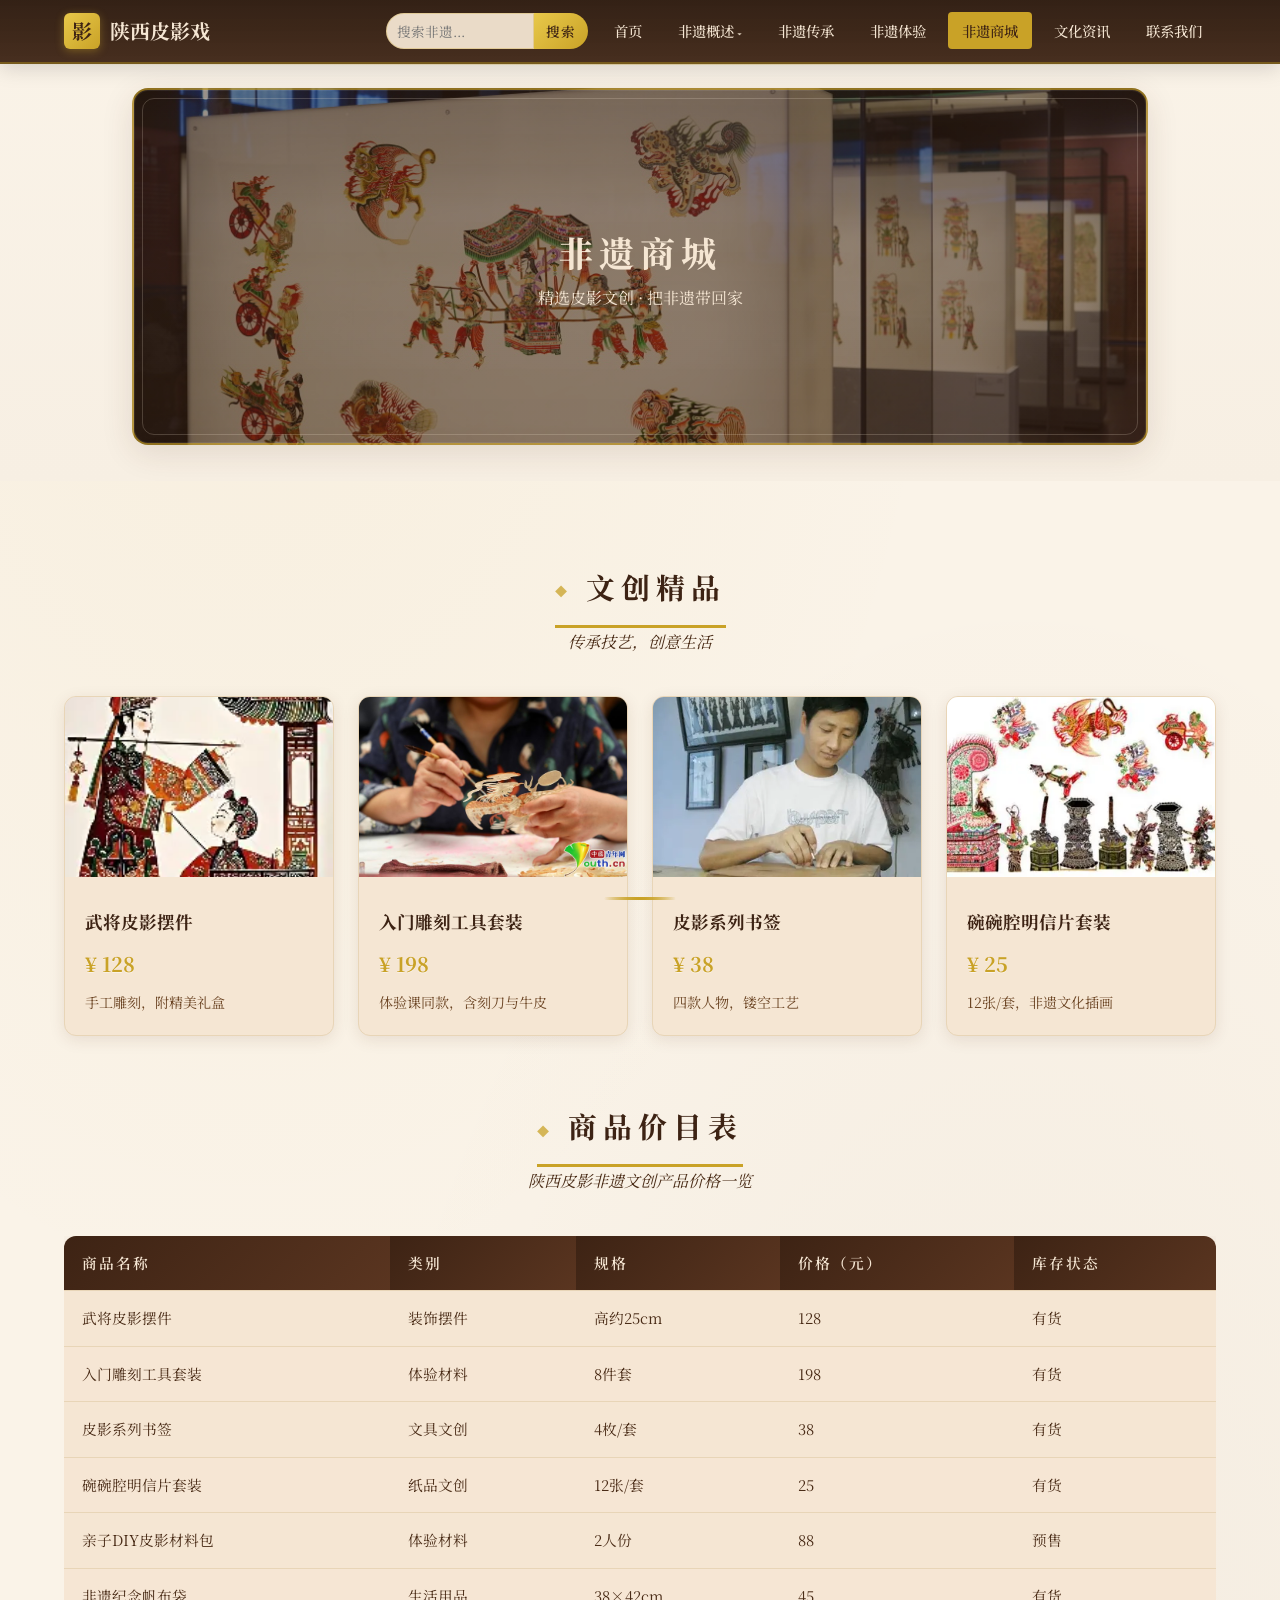
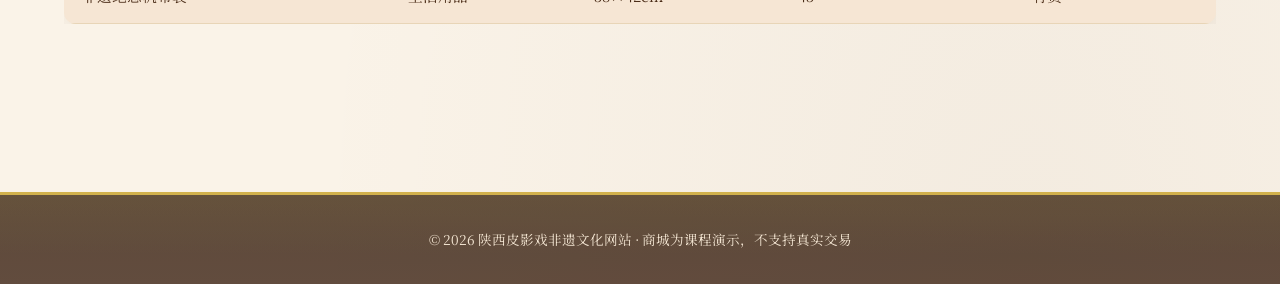
<file: mall.html>
﻿<!DOCTYPE html>
<html lang="zh-CN">
<head>
  <meta charset="UTF-8">
  <meta name="viewport" content="width=device-width, initial-scale=1.0">
  <title>非遗商城 · 陕西皮影戏</title>
  <style>
    :root {
      --color-cream: #F5E6D3; --color-cream-light: #FAF3E8; --color-cream-dark: #E8D5B7;
      --color-brown: #4A2C17; --color-brown-light: #6B4423; --color-brown-dark: #3D2314;
      --color-gold: #C9A227; --nav-height: 64px; --transition: 0.3s ease;
    }
    * { margin: 0; padding: 0; box-sizing: border-box; }
    body { font-family: "Noto Serif SC", "SimSun", serif; background: var(--color-cream-light); color: var(--color-brown); line-height: 1.8; }
    a { text-decoration: none; color: inherit; }
    ul { list-style: none; }
    .navbar { position: fixed; top: 0; left: 0; width: 100%; height: var(--nav-height); background: rgba(61,35,20,0.95); z-index: 1000; }
    .navbar-inner { max-width: 1200px; height: 100%; margin: 0 auto; padding: 0 24px; display: flex; align-items: center; justify-content: space-between; }
    .logo { display: flex; align-items: center; gap: 10px; color: var(--color-cream); font-size: 1.25rem; font-weight: bold; }
    .logo-icon { width: 36px; height: 36px; background: var(--color-gold); border-radius: 4px; display: flex; align-items: center; justify-content: center; color: var(--color-brown-dark); }
    .nav-links { display: flex; gap: 8px; }
    .nav-links a { color: var(--color-cream); padding: 8px 14px; border-radius: 4px; font-size: 0.9rem; transition: background var(--transition); }
    .nav-links a:hover, .nav-links a.active { background: var(--color-gold); color: var(--color-brown-dark); }
    .menu-toggle { display: none; flex-direction: column; gap: 5px; cursor: pointer; padding: 8px; background: none; border: none; }
    .menu-toggle span { display: block; width: 24px; height: 2px; background: var(--color-cream); }
    .hero-section { padding: calc(var(--nav-height) + 24px) 24px 36px; background: var(--color-cream-light); }
    .page-banner { width: min(calc(960px + var(--carousel-frame-extra, 1.5cm)), calc(100% - 48px)); height: calc(280px + var(--carousel-frame-extra, 1.5cm)); margin: 0 auto; border-radius: 10px; border: 2px solid var(--color-gold); display: flex; align-items: center; justify-content: center; text-align: center; color: var(--color-cream); background: linear-gradient(rgba(61,35,20,0.5), rgba(61,35,20,0.55)), url('img/banner-mall.png') center/cover no-repeat; }
    .page-banner h1 { font-size: clamp(1.5rem, 3.5vw, 2.2rem); letter-spacing: 6px; }
    .main-content { max-width: 1200px; margin: 0 auto; padding: 64px 24px; }
    .section-title { text-align: center; margin-bottom: 40px; }
    .section-title h2 { font-size: 1.8rem; color: var(--color-brown-dark); letter-spacing: 6px; display: inline-block; padding-bottom: 12px; border-bottom: 3px solid var(--color-gold); }
    .product-grid { display: grid; grid-template-columns: repeat(auto-fill, minmax(240px, 1fr)); gap: 24px; margin-bottom: 64px; }
    .product-card { background: var(--color-cream); border: 1px solid var(--color-cream-dark); border-radius: 8px; overflow: hidden; box-shadow: 0 4px 16px rgba(74,44,23,0.1); }
    .product-card img { width: 100%; height: 180px; object-fit: cover; }
    .product-body { padding: 20px; }
    .product-body h3 { font-size: 1.1rem; margin-bottom: 8px; color: var(--color-brown-dark); }
    .product-body .price { color: var(--color-gold); font-weight: bold; font-size: 1.15rem; margin-bottom: 8px; }
    .product-body p { font-size: 0.88rem; color: var(--color-brown-light); }
    .table-wrapper { overflow-x: auto; margin-bottom: 48px; }
    .price-table { width: 100%; border-collapse: collapse; background: var(--color-cream); border-radius: 8px; overflow: hidden; box-shadow: 0 4px 16px rgba(74,44,23,0.08); }
    .price-table th, .price-table td { padding: 14px 18px; text-align: left; border-bottom: 1px solid var(--color-cream-dark); font-size: 0.92rem; }
    .price-table th { background: var(--color-brown-dark); color: var(--color-cream); letter-spacing: 2px; }
    .price-table tr:hover td { background: rgba(201,162,39,0.08); }
    .footer { background: var(--color-brown-dark); color: var(--color-cream); padding: 32px 24px; margin-top: 40px; text-align: center; font-size: 0.85rem; opacity: 0.8; }
  </style>
  <link rel="stylesheet" href="css/responsive.css">
  <link rel="stylesheet" href="css/nav.css">
  <link rel="stylesheet" href="css/theme.css">
</head>
<body>
  <div class="search-toast" id="searchToast"><h4>搜索结果</h4><p id="searchToastText"></p></div>
  <nav class="navbar">
    <div class="navbar-inner">
      <a href="index.html" class="logo"><div class="logo-icon">影</div><span>陕西皮影戏</span></a>
      <div class="nav-right">
        <form class="nav-search" id="navSearchForm" role="search">
          <input type="search" id="searchInput" placeholder="搜索非遗..." aria-label="搜索">
          <button type="submit">搜索</button>
        </form>
        <button class="menu-toggle" id="menuToggle" aria-label="打开菜单"><span></span><span></span><span></span></button>
        <ul class="nav-links" id="navLinks">
          <li><a href="index.html">首页</a></li>
          <li class="nav-dropdown">
            <a href="overview.html">非遗概述</a>
            <ul class="dropdown-menu">
              <li><a href="overview.html#folk">民间文学</a></li>
              <li><a href="overview.html#music">传统音乐</a></li>
              <li><a href="overview.html#drama">传统戏剧</a></li>
              <li><a href="projects.html">皮影技艺</a></li>
            </ul>
          </li>
          <li><a href="inheritros.html">非遗传承</a></li>
          <li><a href="activity.html">非遗体验</a></li>
          <li><a href="mall.html" class="active">非遗商城</a></li>
          <li><a href="news.html">文化资讯</a></li>
          <li><a href="contact.html">联系我们</a></li>
        </ul>
      </div>
    </div>
  </nav>

  <section class="hero-section">
    <header class="page-banner"><div><h1>非遗商城</h1><p>精选皮影文创 · 把非遗带回家</p></div></header>
  </section>

  <main class="main-content">
    <div class="section-title"><h2>文创精品</h2><p>传承技艺，创意生活</p></div>
    <div class="product-grid">
      <article class="product-card">
        <img src="img/puppet-figure.png" alt="皮影人物摆件">
        <div class="product-body"><h3>武将皮影摆件</h3><p class="price">¥ 128</p><p>手工雕刻，附精美礼盒</p></div>
      </article>
      <article class="product-card">
        <img src="img/puppet-carving.png" alt="雕刻工具套装">
        <div class="product-body"><h3>入门雕刻工具套装</h3><p class="price">¥ 198</p><p>体验课同款，含刻刀与牛皮</p></div>
      </article>
      <article class="product-card">
        <img src="img/puppet-artisan.png" alt="皮影书签">
        <div class="product-body"><h3>皮影系列书签</h3><p class="price">¥ 38</p><p>四款人物，镂空工艺</p></div>
      </article>
      <article class="product-card">
        <img src="img/puppet-bowl.png" alt="碗碗腔主题明信片">
        <div class="product-body"><h3>碗碗腔明信片套装</h3><p class="price">¥ 25</p><p>12张/套，非遗文化插画</p></div>
      </article>
    </div>

    <div class="section-title"><h2>商品价目表</h2><p>陕西皮影非遗文创产品价格一览</p></div>
    <div class="table-wrapper">
      <table class="price-table">
        <thead>
          <tr><th>商品名称</th><th>类别</th><th>规格</th><th>价格（元）</th><th>库存状态</th></tr>
        </thead>
        <tbody>
          <tr><td>武将皮影摆件</td><td>装饰摆件</td><td>高约25cm</td><td>128</td><td>有货</td></tr>
          <tr><td>入门雕刻工具套装</td><td>体验材料</td><td>8件套</td><td>198</td><td>有货</td></tr>
          <tr><td>皮影系列书签</td><td>文具文创</td><td>4枚/套</td><td>38</td><td>有货</td></tr>
          <tr><td>碗碗腔明信片套装</td><td>纸品文创</td><td>12张/套</td><td>25</td><td>有货</td></tr>
          <tr><td>亲子DIY皮影材料包</td><td>体验材料</td><td>2人份</td><td>88</td><td>预售</td></tr>
          <tr><td>非遗纪念帆布袋</td><td>生活用品</td><td>38×42cm</td><td>45</td><td>有货</td></tr>
        </tbody>
      </table>
    </div>
  </main>

  <footer class="footer"><p>&copy; 2026 陕西皮影戏非遗文化网站 · 商城为课程演示，不支持真实交易</p></footer>
  <script src="js/nav.js"></script>
  <script src="js/search.js"></script>
</body>
</html>
</file>
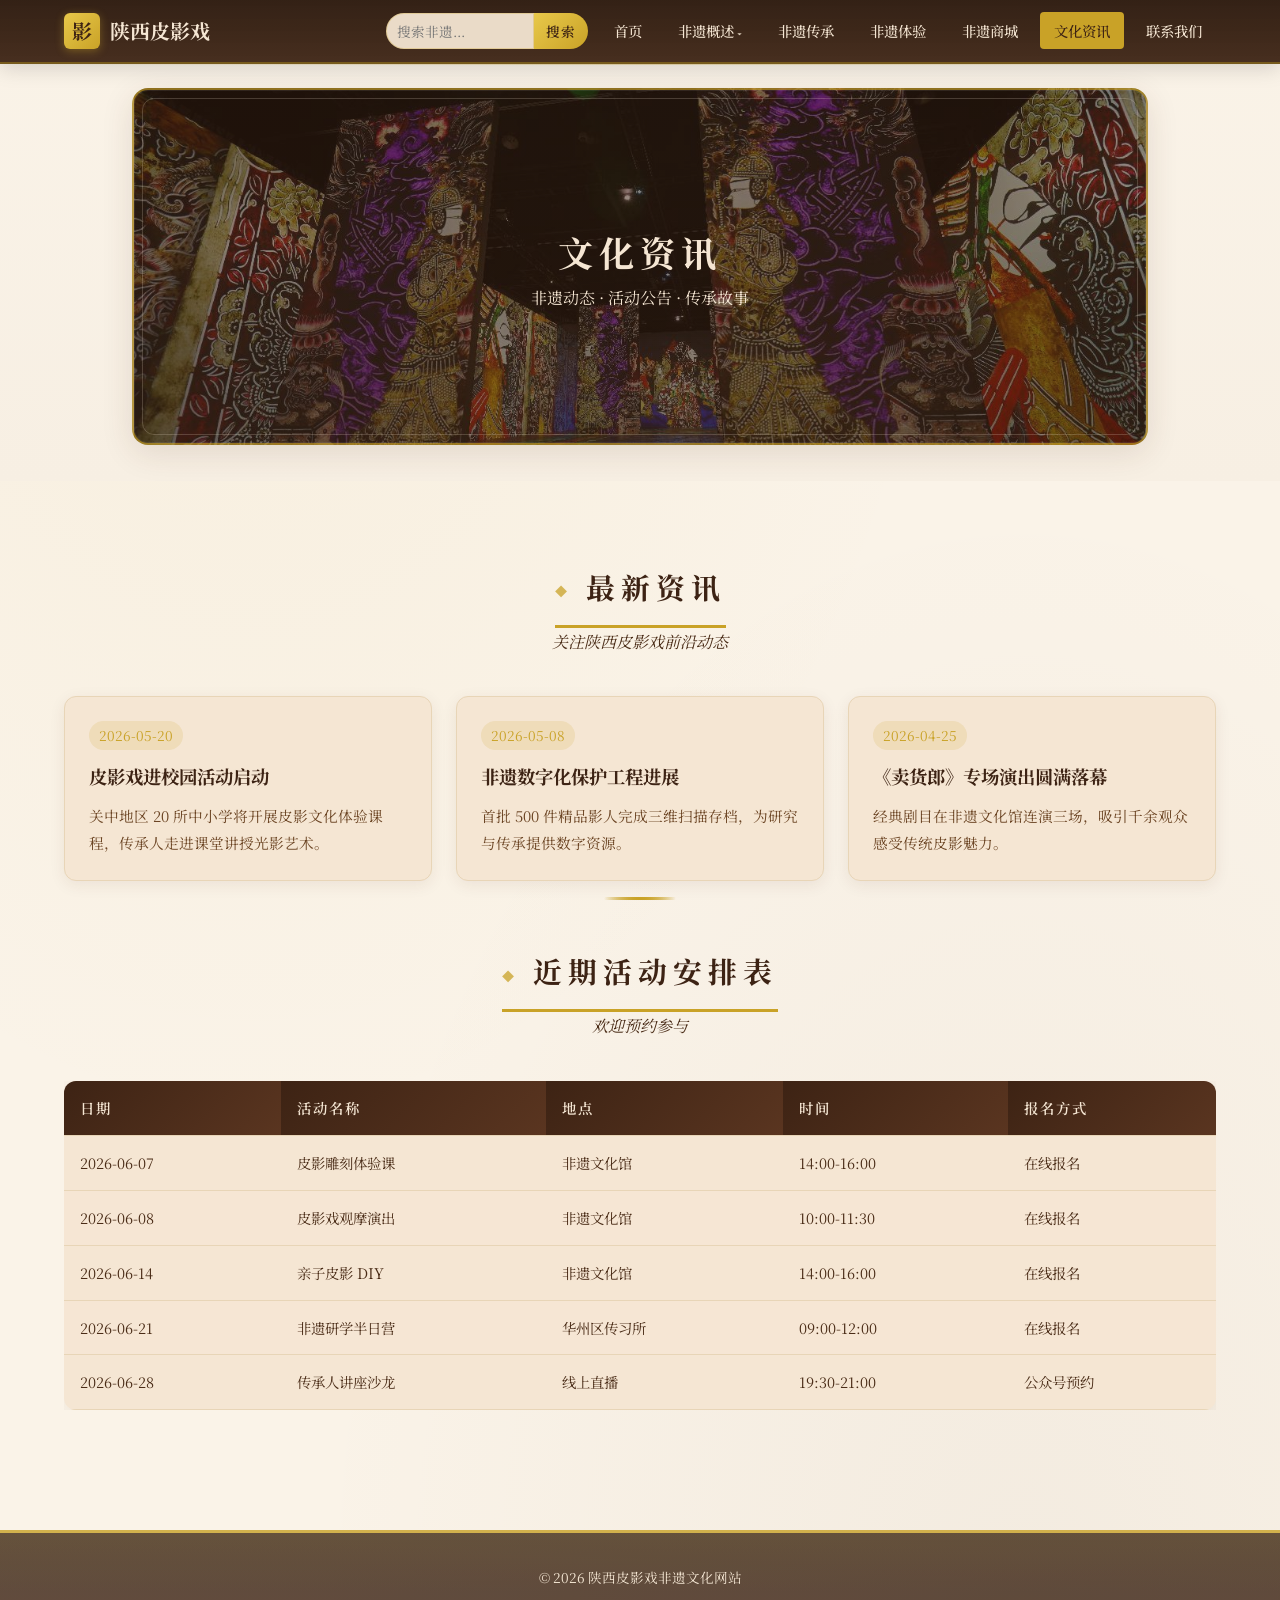
<file: news.html>
﻿<!DOCTYPE html>
<html lang="zh-CN">
<head>
  <meta charset="UTF-8">
  <meta name="viewport" content="width=device-width, initial-scale=1.0">
  <title>文化资讯 · 陕西皮影戏</title>
  <style>
    :root {
      --color-cream: #F5E6D3; --color-cream-light: #FAF3E8; --color-cream-dark: #E8D5B7;
      --color-brown: #4A2C17; --color-brown-light: #6B4423; --color-brown-dark: #3D2314;
      --color-gold: #C9A227; --nav-height: 64px; --transition: 0.3s ease;
    }
    * { margin: 0; padding: 0; box-sizing: border-box; }
    body { font-family: "Noto Serif SC", "SimSun", serif; background: var(--color-cream-light); color: var(--color-brown); line-height: 1.8; }
    a { text-decoration: none; color: inherit; }
    ul { list-style: none; }
    .navbar { position: fixed; top: 0; left: 0; width: 100%; height: var(--nav-height); background: rgba(61,35,20,0.95); z-index: 1000; }
    .navbar-inner { max-width: 1200px; height: 100%; margin: 0 auto; padding: 0 24px; display: flex; align-items: center; justify-content: space-between; }
    .logo { display: flex; align-items: center; gap: 10px; color: var(--color-cream); font-size: 1.25rem; font-weight: bold; }
    .logo-icon { width: 36px; height: 36px; background: var(--color-gold); border-radius: 4px; display: flex; align-items: center; justify-content: center; color: var(--color-brown-dark); }
    .nav-links { display: flex; gap: 8px; }
    .nav-links a { color: var(--color-cream); padding: 8px 14px; border-radius: 4px; font-size: 0.9rem; transition: background var(--transition); }
    .nav-links a:hover, .nav-links a.active { background: var(--color-gold); color: var(--color-brown-dark); }
    .menu-toggle { display: none; flex-direction: column; gap: 5px; cursor: pointer; padding: 8px; background: none; border: none; }
    .menu-toggle span { display: block; width: 24px; height: 2px; background: var(--color-cream); }
    .hero-section { padding: calc(var(--nav-height) + 24px) 24px 36px; background: var(--color-cream-light); }
    .page-banner { width: min(calc(960px + var(--carousel-frame-extra, 1.5cm)), calc(100% - 48px)); height: calc(280px + var(--carousel-frame-extra, 1.5cm)); margin: 0 auto; border-radius: 10px; border: 2px solid var(--color-gold); display: flex; align-items: center; justify-content: center; text-align: center; color: var(--color-cream); background: linear-gradient(rgba(61,35,20,0.5), rgba(61,35,20,0.55)), url('img/banner-news.png') center/cover no-repeat; }
    .page-banner h1 { font-size: clamp(1.5rem, 3.5vw, 2.2rem); letter-spacing: 6px; }
    .main-content { max-width: 1200px; margin: 0 auto; padding: 64px 24px; }
    .section-title { text-align: center; margin-bottom: 40px; }
    .section-title h2 { font-size: 1.8rem; color: var(--color-brown-dark); letter-spacing: 6px; display: inline-block; padding-bottom: 12px; border-bottom: 3px solid var(--color-gold); }
    .news-flex { display: flex; flex-wrap: wrap; gap: 24px; margin-bottom: 64px; }
    .news-card { flex: 1 1 300px; background: var(--color-cream); border: 1px solid var(--color-cream-dark); border-radius: 8px; padding: 24px; box-shadow: 0 4px 16px rgba(74,44,23,0.08); }
    .news-card time { font-size: 0.85rem; color: var(--color-gold); }
    .news-card h3 { margin: 10px 0; color: var(--color-brown-dark); font-size: 1.15rem; }
    .news-card p { font-size: 0.92rem; color: var(--color-brown-light); }
    .table-wrapper { overflow-x: auto; }
    .schedule-table { width: 100%; border-collapse: collapse; background: var(--color-cream); box-shadow: 0 4px 16px rgba(74,44,23,0.08); }
    .schedule-table th, .schedule-table td { padding: 14px 16px; text-align: left; border-bottom: 1px solid var(--color-cream-dark); font-size: 0.9rem; }
    .schedule-table th { background: var(--color-brown-dark); color: var(--color-cream); }
    .schedule-table tr:hover td { background: rgba(201,162,39,0.08); }
    .footer { background: var(--color-brown-dark); color: var(--color-cream); padding: 32px; text-align: center; font-size: 0.85rem; opacity: 0.8; margin-top: 40px; }
  </style>
  <link rel="stylesheet" href="css/responsive.css">
  <link rel="stylesheet" href="css/nav.css">
  <link rel="stylesheet" href="css/theme.css">
</head>
<body>
  <div class="search-toast" id="searchToast"><h4>搜索结果</h4><p id="searchToastText"></p></div>
  <nav class="navbar">
    <div class="navbar-inner">
      <a href="index.html" class="logo"><div class="logo-icon">影</div><span>陕西皮影戏</span></a>
      <div class="nav-right">
        <form class="nav-search" id="navSearchForm" role="search">
          <input type="search" id="searchInput" placeholder="搜索非遗..." aria-label="搜索">
          <button type="submit">搜索</button>
        </form>
        <button class="menu-toggle" id="menuToggle" aria-label="打开菜单"><span></span><span></span><span></span></button>
        <ul class="nav-links" id="navLinks">
          <li><a href="index.html">首页</a></li>
          <li class="nav-dropdown">
            <a href="overview.html">非遗概述</a>
            <ul class="dropdown-menu">
              <li><a href="overview.html#folk">民间文学</a></li>
              <li><a href="overview.html#music">传统音乐</a></li>
              <li><a href="overview.html#drama">传统戏剧</a></li>
              <li><a href="projects.html">皮影技艺</a></li>
            </ul>
          </li>
          <li><a href="inheritros.html">非遗传承</a></li>
          <li><a href="activity.html">非遗体验</a></li>
          <li><a href="mall.html">非遗商城</a></li>
          <li><a href="news.html" class="active">文化资讯</a></li>
          <li><a href="contact.html">联系我们</a></li>
        </ul>
      </div>
    </div>
  </nav>

  <section class="hero-section">
    <header class="page-banner"><div><h1>文化资讯</h1><p>非遗动态 · 活动公告 · 传承故事</p></div></header>
  </section>

  <main class="main-content">
    <div class="section-title"><h2>最新资讯</h2><p>关注陕西皮影戏前沿动态</p></div>
    <div class="news-flex">
      <article class="news-card">
        <time datetime="2026-05-20">2026-05-20</time>
        <h3>皮影戏进校园活动启动</h3>
        <p>关中地区 20 所中小学将开展皮影文化体验课程，传承人走进课堂讲授光影艺术。</p>
      </article>
      <article class="news-card">
        <time datetime="2026-05-08">2026-05-08</time>
        <h3>非遗数字化保护工程进展</h3>
        <p>首批 500 件精品影人完成三维扫描存档，为研究与传承提供数字资源。</p>
      </article>
      <article class="news-card">
        <time datetime="2026-04-25">2026-04-25</time>
        <h3>《卖货郎》专场演出圆满落幕</h3>
        <p>经典剧目在非遗文化馆连演三场，吸引千余观众感受传统皮影魅力。</p>
      </article>
    </div>

    <div class="section-title"><h2>近期活动安排表</h2><p>欢迎预约参与</p></div>
    <div class="table-wrapper">
      <table class="schedule-table">
        <thead>
          <tr><th>日期</th><th>活动名称</th><th>地点</th><th>时间</th><th>报名方式</th></tr>
        </thead>
        <tbody>
          <tr><td>2026-06-07</td><td>皮影雕刻体验课</td><td>非遗文化馆</td><td>14:00-16:00</td><td><a href="activity.html">在线报名</a></td></tr>
          <tr><td>2026-06-08</td><td>皮影戏观摩演出</td><td>非遗文化馆</td><td>10:00-11:30</td><td><a href="activity.html">在线报名</a></td></tr>
          <tr><td>2026-06-14</td><td>亲子皮影 DIY</td><td>非遗文化馆</td><td>14:00-16:00</td><td><a href="activity.html">在线报名</a></td></tr>
          <tr><td>2026-06-21</td><td>非遗研学半日营</td><td>华州区传习所</td><td>09:00-12:00</td><td><a href="activity.html">在线报名</a></td></tr>
          <tr><td>2026-06-28</td><td>传承人讲座沙龙</td><td>线上直播</td><td>19:30-21:00</td><td>公众号预约</td></tr>
        </tbody>
      </table>
    </div>
  </main>

  <footer class="footer"><p>&copy; 2026 陕西皮影戏非遗文化网站</p></footer>
  <script src="js/nav.js"></script>
  <script src="js/search.js"></script>
</body>
</html>
</file>
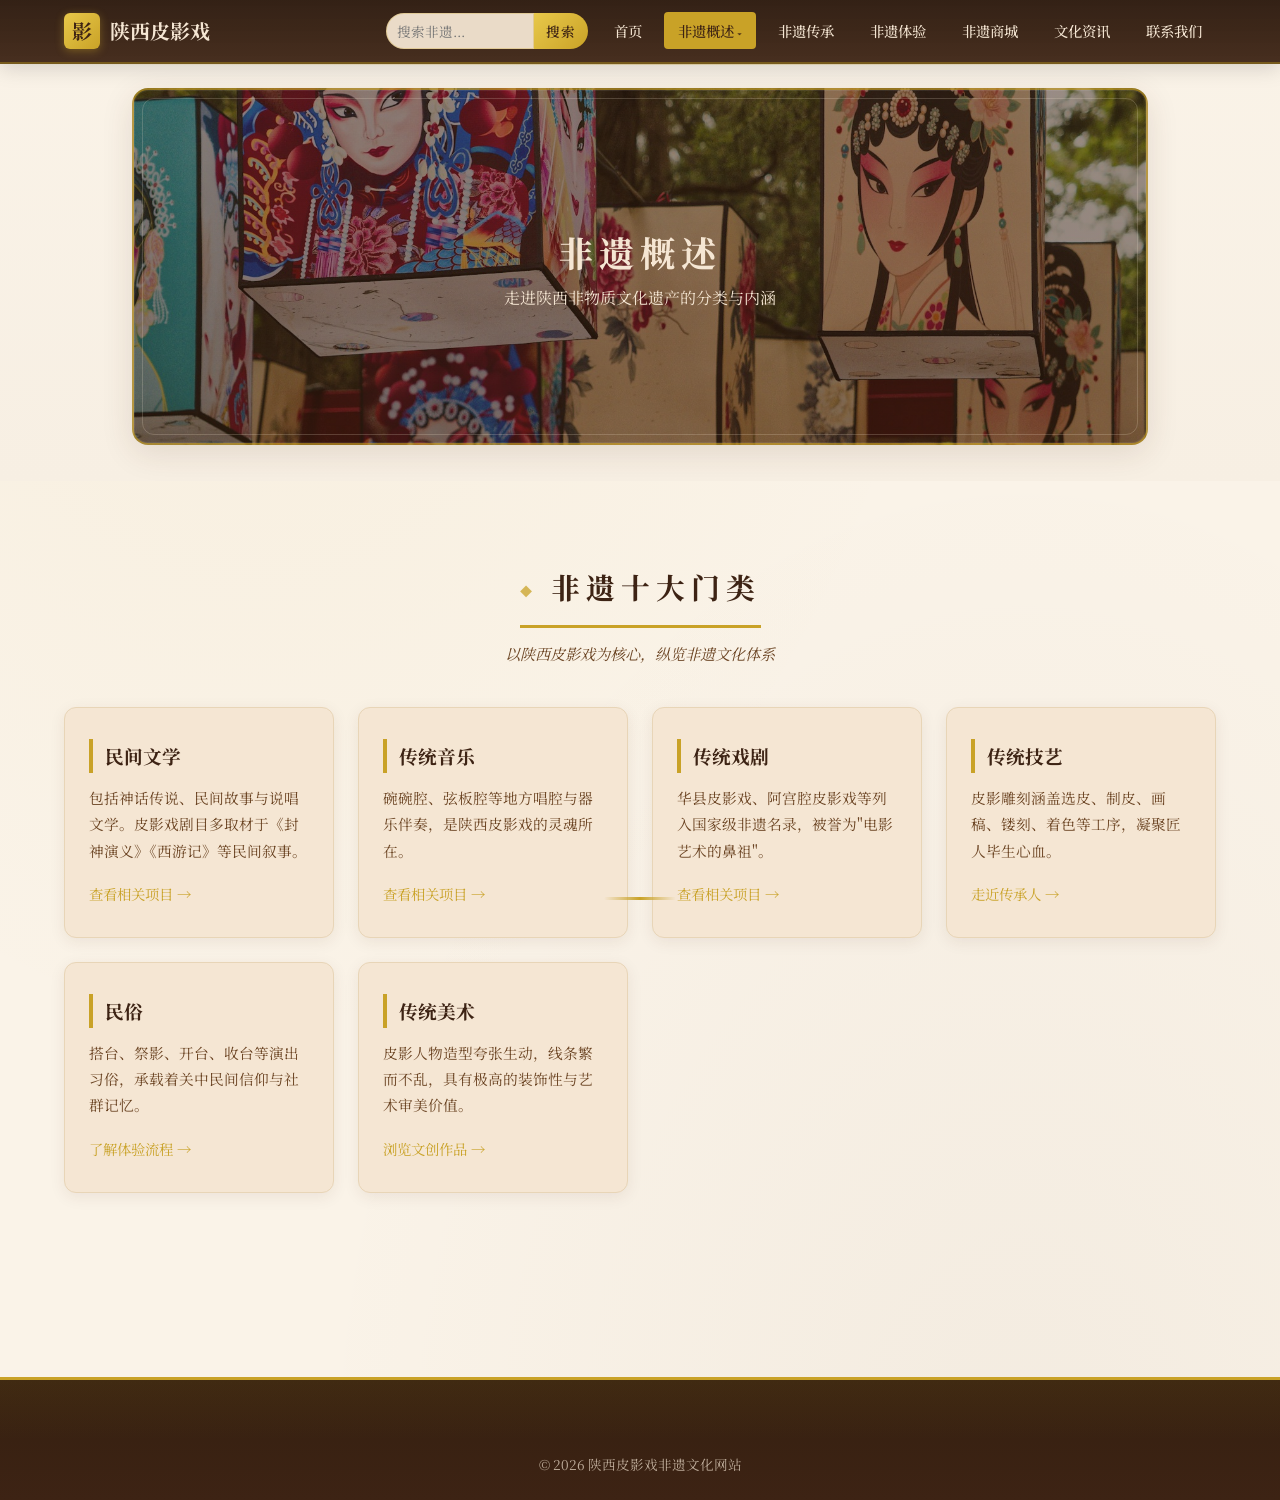
<file: overview.html>
﻿<!DOCTYPE html>
<html lang="zh-CN">
<head>
  <meta charset="UTF-8">
  <meta name="viewport" content="width=device-width, initial-scale=1.0">
  <title>非遗概述 · 陕西皮影戏</title>
  <style>
    :root {
      --color-cream: #F5E6D3; --color-cream-light: #FAF3E8; --color-cream-dark: #E8D5B7;
      --color-brown: #4A2C17; --color-brown-light: #6B4423; --color-brown-dark: #3D2314;
      --color-gold: #C9A227; --nav-height: 64px; --transition: 0.3s ease;
    }
    * { margin: 0; padding: 0; box-sizing: border-box; }
    body { font-family: "Noto Serif SC", "SimSun", serif; background: var(--color-cream-light); color: var(--color-brown); line-height: 1.8; }
    a { text-decoration: none; color: inherit; }
    ul { list-style: none; }
    .navbar { position: fixed; top: 0; left: 0; width: 100%; height: var(--nav-height); background: rgba(61,35,20,0.95); z-index: 1000; box-shadow: 0 2px 12px rgba(61,35,20,0.3); }
    .navbar-inner { max-width: 1200px; height: 100%; margin: 0 auto; padding: 0 24px; display: flex; align-items: center; justify-content: space-between; }
    .logo { display: flex; align-items: center; gap: 10px; color: var(--color-cream); font-size: 1.25rem; font-weight: bold; }
    .logo-icon { width: 36px; height: 36px; background: var(--color-gold); border-radius: 4px; display: flex; align-items: center; justify-content: center; color: var(--color-brown-dark); }
    .nav-links { display: flex; gap: 8px; }
    .nav-links a { color: var(--color-cream); padding: 8px 14px; border-radius: 4px; font-size: 0.9rem; transition: background var(--transition); }
    .nav-links a:hover, .nav-links a.active { background: var(--color-gold); color: var(--color-brown-dark); }
    .menu-toggle { display: none; flex-direction: column; gap: 5px; cursor: pointer; padding: 8px; background: none; border: none; }
    .menu-toggle span { display: block; width: 24px; height: 2px; background: var(--color-cream); }
    .hero-section { padding: calc(var(--nav-height) + 24px) 24px 36px; background: var(--color-cream-light); }
    .page-banner { width: min(calc(960px + var(--carousel-frame-extra, 1.5cm)), calc(100% - 48px)); height: calc(280px + var(--carousel-frame-extra, 1.5cm)); margin: 0 auto; border-radius: 10px; border: 2px solid var(--color-gold); display: flex; align-items: center; justify-content: center; text-align: center; color: var(--color-cream); background: linear-gradient(rgba(61,35,20,0.5), rgba(61,35,20,0.55)), url('img/banner-overview.jpg') center/cover no-repeat; }
    .page-banner h1 { font-size: clamp(1.5rem, 3.5vw, 2.2rem); letter-spacing: 6px; }
    .main-content { max-width: 1200px; margin: 0 auto; padding: 64px 24px; }
    .section-title { text-align: center; margin-bottom: 40px; }
    .section-title h2 { font-size: 1.8rem; color: var(--color-brown-dark); letter-spacing: 6px; display: inline-block; padding-bottom: 12px; border-bottom: 3px solid var(--color-gold); }
    .section-title p { margin-top: 12px; color: var(--color-brown-light); font-size: 0.95rem; }
    /* Grid 布局：非遗分类卡片 */
    .category-grid { display: grid; grid-template-columns: repeat(auto-fill, minmax(260px, 1fr)); gap: 24px; margin-bottom: 64px; }
    .category-card { background: var(--color-cream); border: 1px solid var(--color-cream-dark); border-radius: 8px; padding: 28px 24px; box-shadow: 0 4px 16px rgba(74,44,23,0.08); transition: transform var(--transition); }
    .category-card:hover { transform: translateY(-4px); }
    .category-card h3 { color: var(--color-brown-dark); margin-bottom: 12px; border-left: 4px solid var(--color-gold); padding-left: 12px; }
    .category-card p { font-size: 0.92rem; color: var(--color-brown-light); margin-bottom: 16px; }
    .category-card a { color: var(--color-gold); font-size: 0.9rem; }
    .footer { background: var(--color-brown-dark); color: var(--color-cream); padding: 48px 24px 24px; margin-top: 40px; }
    .footer-copyright { text-align: center; padding-top: 24px; font-size: 0.85rem; opacity: 0.7; }
  </style>
  <link rel="stylesheet" href="css/responsive.css">
  <link rel="stylesheet" href="css/nav.css">
  <link rel="stylesheet" href="css/theme.css">
</head>
<body>
  <div class="search-toast" id="searchToast"><h4>搜索结果</h4><p id="searchToastText"></p></div>
  <nav class="navbar">
    <div class="navbar-inner">
      <a href="index.html" class="logo"><div class="logo-icon">影</div><span>陕西皮影戏</span></a>
      <div class="nav-right">
        <form class="nav-search" id="navSearchForm" role="search">
          <input type="search" id="searchInput" placeholder="搜索非遗..." aria-label="搜索">
          <button type="submit">搜索</button>
        </form>
        <button class="menu-toggle" id="menuToggle" aria-label="打开菜单"><span></span><span></span><span></span></button>
        <ul class="nav-links" id="navLinks">
          <li><a href="index.html">首页</a></li>
          <li class="nav-dropdown">
            <a href="overview.html" class="active">非遗概述</a>
            <ul class="dropdown-menu">
              <li><a href="overview.html#folk">民间文学</a></li>
              <li><a href="overview.html#music">传统音乐</a></li>
              <li><a href="overview.html#drama">传统戏剧</a></li>
              <li><a href="projects.html">皮影技艺</a></li>
            </ul>
          </li>
          <li><a href="inheritros.html">非遗传承</a></li>
          <li><a href="activity.html">非遗体验</a></li>
          <li><a href="mall.html">非遗商城</a></li>
          <li><a href="news.html">文化资讯</a></li>
          <li><a href="contact.html">联系我们</a></li>
        </ul>
      </div>
    </div>
  </nav>

  <section class="hero-section">
    <header class="page-banner"><div><h1>非遗概述</h1><p>走进陕西非物质文化遗产的分类与内涵</p></div></header>
  </section>

  <main class="main-content">
    <div class="section-title"><h2>非遗十大门类</h2><p>以陕西皮影戏为核心，纵览非遗文化体系</p></div>
    <div class="category-grid">
      <article class="category-card" id="folk">
        <h3>民间文学</h3>
        <p>包括神话传说、民间故事与说唱文学。皮影戏剧目多取材于《封神演义》《西游记》等民间叙事。</p>
        <a href="projects.html">查看相关项目 →</a>
      </article>
      <article class="category-card" id="music">
        <h3>传统音乐</h3>
        <p>碗碗腔、弦板腔等地方唱腔与器乐伴奏，是陕西皮影戏的灵魂所在。</p>
        <a href="projects.html">查看相关项目 →</a>
      </article>
      <article class="category-card" id="drama">
        <h3>传统戏剧</h3>
        <p>华县皮影戏、阿宫腔皮影戏等列入国家级非遗名录，被誉为"电影艺术的鼻祖"。</p>
        <a href="projects.html">查看相关项目 →</a>
      </article>
      <article class="category-card">
        <h3>传统技艺</h3>
        <p>皮影雕刻涵盖选皮、制皮、画稿、镂刻、着色等工序，凝聚匠人毕生心血。</p>
        <a href="inheritros.html">走近传承人 →</a>
      </article>
      <article class="category-card">
        <h3>民俗</h3>
        <p>搭台、祭影、开台、收台等演出习俗，承载着关中民间信仰与社群记忆。</p>
        <a href="experience.html">了解体验流程 →</a>
      </article>
      <article class="category-card">
        <h3>传统美术</h3>
        <p>皮影人物造型夸张生动，线条繁而不乱，具有极高的装饰性与艺术审美价值。</p>
        <a href="mall.html">浏览文创作品 →</a>
      </article>
    </div>
  </main>

  <footer class="footer"><div class="footer-copyright"><p>&copy; 2026 陕西皮影戏非遗文化网站</p></div></footer>
  <script src="js/nav.js"></script>
  <script src="js/search.js"></script>
</body>
</html>
</file>
<file: css/responsive.css>
/* ============================================================
   陕西皮影戏网站 · 全局响应式适配
   断点说明：
   - 电脑：≥1025px（默认样式，无需额外规则）
   - 平板：769px ~ 1024px
   - 手机：≤768px（汉堡菜单、单列布局）
   - 小屏手机：≤480px（进一步压缩间距与字号）
   ============================================================ */

:root {
  --carousel-frame-extra: 1.5cm;
  --carousel-max-width: 960px;
  --carousel-height: 280px;
  --carousel-side-gap: 48px;
}

/* ---------- 全局触摸优化 ---------- */
button,
input,
select,
textarea,
.carousel-arrow,
.showcase-arrow,
.carousel-dots button,
.showcase-dots button,
.menu-toggle {
  -webkit-tap-highlight-color: transparent;
}

/* 移动端菜单打开时禁止背景滚动 */
body.menu-open {
  overflow: hidden;
}

/* ---------- 汉堡按钮动画 ---------- */
.menu-toggle.active span:nth-child(1) {
  transform: rotate(45deg) translate(5px, 5px);
}

.menu-toggle.active span:nth-child(2) {
  opacity: 0;
}

.menu-toggle.active span:nth-child(3) {
  transform: rotate(-45deg) translate(5px, -5px);
}

/* ============================================================
   平板适配（769px ~ 1024px）
   ============================================================ */
@media (max-width: 1024px) {
  /* 导航：平板显示汉堡菜单 */
  .menu-toggle {
    display: flex;
  }

  .nav-links {
    position: fixed;
    top: var(--nav-height);
    left: 0;
    width: 100%;
    max-height: calc(100vh - var(--nav-height));
    overflow-y: auto;
    background: rgba(61, 35, 20, 0.98);
    flex-direction: column;
    align-items: stretch;
    padding: 8px 0 16px;
    gap: 0;
    transform: translateY(-120%);
    opacity: 0;
    transition: transform var(--transition), opacity var(--transition);
    pointer-events: none;
    box-shadow: 0 8px 24px rgba(0, 0, 0, 0.2);
  }

  .nav-links.open {
    transform: translateY(0);
    opacity: 1;
    pointer-events: auto;
  }

  .nav-links li {
    width: 100%;
  }

  .nav-links a {
    display: block;
    width: 100%;
    text-align: center;
    padding: 14px 20px;
    border-radius: 0;
    border-bottom: 1px solid rgba(245, 230, 211, 0.1);
    font-size: 1rem;
  }

  /* 通用内容区间距 */
  .main-content {
    padding: 56px 20px;
  }

  :root {
    --carousel-height: 260px;
    --carousel-side-gap: 40px;
  }

  .page-banner,
  .hero-carousel,
  .showcase-carousel {
    width: min(
      calc(var(--carousel-max-width) + var(--carousel-frame-extra)),
      calc(100% - var(--carousel-side-gap))
    );
    height: calc(var(--carousel-height) + var(--carousel-frame-extra));
  }

  .showcase-carousel {
    max-height: none;
  }

  .section-title h2 {
    font-size: 1.6rem;
    letter-spacing: 4px;
  }

  /* 首页：三板块两列 */
  .flex-sections {
    gap: 24px;
  }

  .section-card {
    flex: 1 1 calc(50% - 12px);
    max-width: none;
  }

  /* 项目页：Grid 两列 */
  .project-grid {
    grid-template-columns: repeat(2, 1fr);
    gap: 24px;
  }

  /* 传承人：卡片两列 */
  .inheritor-flex {
    gap: 24px;
  }

  .inheritor-card {
    flex: 1 1 calc(50% - 12px);
    max-width: none;
  }

  /* 表单页：上下排列 */
  .form-layout,
  .contact-layout {
    flex-direction: column;
    align-items: stretch;
  }

  .register-form-wrapper,
  .activity-info,
  .contact-form-wrapper,
  .contact-side {
    max-width: 100%;
    flex: 1 1 100%;
  }

  /* 联系页：联系方式两列 */
  .contact-flex {
    gap: 20px;
  }

  .contact-card {
    flex: 1 1 calc(50% - 10px);
    max-width: none;
  }

  .hero-section {
    padding-bottom: 28px;
  }

  .showcase-caption {
    left: 32px;
    bottom: 40px;
    max-width: 420px;
  }
}

/* ============================================================
   手机适配（≤768px）
   ============================================================ */
@media (max-width: 768px) {
  :root {
    --nav-height: 56px;
    --carousel-height: 220px;
    --carousel-side-gap: 32px;
  }

  .logo {
    font-size: 1.1rem;
  }

  .logo-icon {
    width: 32px;
    height: 32px;
    font-size: 1rem;
  }

  .page-banner,
  .hero-carousel,
  .showcase-carousel {
    width: min(
      calc(var(--carousel-max-width) + var(--carousel-frame-extra)),
      calc(100% - var(--carousel-side-gap))
    );
    height: calc(var(--carousel-height) + var(--carousel-frame-extra));
  }

  .hero-section {
    padding: calc(var(--nav-height) + 16px) 16px 24px;
  }

  .page-banner h1 {
    letter-spacing: 4px;
  }

  .page-banner p {
    font-size: 0.9rem;
    letter-spacing: 2px;
  }

  .main-content {
    padding: 48px 16px;
  }

  .section-title {
    margin-bottom: 32px;
  }

  .section-title h2 {
    font-size: 1.45rem;
    letter-spacing: 3px;
  }

  .section-title p {
    font-size: 0.88rem;
  }

  /* 首页轮播 */
  .slide-content h1 {
    letter-spacing: 4px;
  }

  .slide-content p {
    letter-spacing: 2px;
  }

  .carousel-arrow {
    width: 40px;
    height: 40px;
    font-size: 1.2rem;
  }

  .carousel-arrow.prev { left: 12px; }
  .carousel-arrow.next { right: 12px; }

  .carousel-dots {
    bottom: 24px;
    gap: 10px;
  }

  /* 首页：三板块单列 */
  .flex-sections {
    flex-direction: column;
    align-items: stretch;
  }

  .section-card {
    flex: 1 1 100%;
    max-width: 100%;
  }

  .card-body {
    padding: 20px;
  }

  /* 项目页 */
  .project-grid {
    grid-template-columns: 1fr;
    gap: 20px;
    margin-bottom: 56px;
  }

  .history-section {
    padding: 28px 20px;
    margin-bottom: 56px;
  }

  .history-list {
    padding-left: 20px;
  }

  .history-list li {
    font-size: 0.9rem;
    margin-bottom: 20px;
  }

  .stats-table th,
  .stats-table td {
    padding: 12px 14px;
    font-size: 0.85rem;
  }

  /* 表格横向滚动（移动端） */
  .table-wrapper {
    -webkit-overflow-scrolling: touch;
  }

  /* 传承人页轮播 */
  .showcase-carousel {
    margin-bottom: 56px;
  }

  .showcase-caption {
    left: 16px;
    right: 16px;
    bottom: 52px;
    max-width: none;
  }

  .showcase-caption h3 {
    font-size: 1.15rem;
    letter-spacing: 2px;
  }

  .showcase-caption p {
    font-size: 0.85rem;
    display: -webkit-box;
    -webkit-line-clamp: 2;
    -webkit-box-orient: vertical;
    overflow: hidden;
  }

  .showcase-arrow {
    width: 36px;
    height: 36px;
    font-size: 1.2rem;
  }

  .showcase-arrow.prev { left: 12px; }
  .showcase-arrow.next { right: 12px; }

  .showcase-dots {
    right: 16px;
    bottom: 14px;
  }

  .inheritor-flex {
    flex-direction: column;
    margin-bottom: 56px;
  }

  .inheritor-card {
    flex: 1 1 100%;
    max-width: 100%;
  }

  .achievements-section {
    padding: 28px 20px;
  }

  .achievements-list {
    padding-left: 20px;
  }

  .achievements-list li {
    font-size: 0.9rem;
    margin-bottom: 16px;
  }

  /* 体验 / 联系表单 */
  .form-layout,
  .contact-layout {
    gap: 28px;
  }

  .register-form-wrapper,
  .contact-form-wrapper {
    padding: 28px 20px;
  }

  .activity-info,
  .contact-side-box {
    padding: 24px 20px;
  }

  /* 表单控件加大触控区域 */
  .form-group input,
  .form-group select,
  .form-group textarea {
    padding: 14px;
    font-size: 16px; /* 防止 iOS 自动缩放 */
  }

  .submit-btn {
    padding: 16px;
    min-height: 48px;
  }

  /* 联系页 */
  .contact-flex {
    flex-direction: column;
    margin-bottom: 56px;
  }

  .contact-card {
    flex: 1 1 100%;
    max-width: 100%;
    padding: 24px 20px;
  }

  /* 成功弹窗 */
  .success-toast {
    width: calc(100% - 32px);
    padding: 32px 24px;
  }

  /* 页脚 */
  .footer {
    padding: 40px 16px 20px;
  }

  .footer-inner {
    flex-direction: column;
    text-align: center;
    gap: 28px;
  }

  .footer-brand p {
    max-width: 100%;
  }

  .footer-contact ul li {
    font-size: 0.88rem;
  }
}

/* ============================================================
   小屏手机适配（≤480px）
   ============================================================ */
@media (max-width: 480px) {
  :root {
    --carousel-height: 200px;
    --carousel-side-gap: 24px;
  }

  .navbar-inner {
    padding: 0 16px;
  }

  .logo span {
    letter-spacing: 1px;
  }

  .page-banner,
  .hero-carousel,
  .showcase-carousel {
    width: min(
      calc(var(--carousel-max-width) + var(--carousel-frame-extra)),
      calc(100% - var(--carousel-side-gap))
    );
    height: calc(var(--carousel-height) + var(--carousel-frame-extra));
  }

  .showcase-carousel {
    border-radius: 6px;
  }

  .main-content {
    padding: 40px 12px;
  }

  .section-title h2 {
    font-size: 1.3rem;
  }

  /* 首页轮播箭头略缩小 */
  .carousel-arrow {
    width: 36px;
    height: 36px;
    font-size: 1.1rem;
  }

  .carousel-dots button {
    width: 10px;
    height: 10px;
  }

  .showcase-caption h3 {
    font-size: 1rem;
  }

  .inheritor-photo {
    height: 180px;
  }

  .project-card img {
    height: 160px;
  }

  .card-image {
    height: 160px;
  }

  .history-section,
  .achievements-section {
    padding: 24px 16px;
  }

  .register-form-wrapper h3,
  .contact-form-wrapper h3 {
    font-size: 1.1rem;
    letter-spacing: 2px;
  }

  .success-toast h4 {
    font-size: 1.1rem;
  }

  .success-toast button {
    width: 100%;
    padding: 14px;
    min-height: 48px;
  }
}

/* ============================================================
   大屏电脑优化（≥1200px）
   ============================================================ */
@media (min-width: 1200px) {
  :root {
    --carousel-height: 300px;
  }

  .main-content {
    padding: 80px 24px;
  }

  .page-banner,
  .hero-carousel,
  .showcase-carousel {
    width: min(
      calc(var(--carousel-max-width) + var(--carousel-frame-extra)),
      calc(100% - var(--carousel-side-gap))
    );
    height: calc(var(--carousel-height) + var(--carousel-frame-extra));
  }
}
</file>
<file: css/nav.css>
/* ==================== 导航栏扩展：搜索框 + 下拉菜单 ==================== */

.navbar-inner {
  gap: 12px;
}

.nav-right {
  display: flex;
  align-items: center;
  gap: 12px;
  flex: 1;
  justify-content: flex-end;
  min-width: 0;
}

/* 搜索框 */
.nav-search {
  display: flex;
  align-items: stretch;
  flex-shrink: 0;
}

.nav-search input {
  width: 148px;
  padding: 7px 10px;
  border: 1px solid var(--color-cream-dark);
  border-right: none;
  border-radius: 4px 0 0 4px;
  font-size: 0.85rem;
  font-family: inherit;
  color: var(--color-brown-dark);
  background: var(--color-cream);
}

.nav-search input:focus {
  outline: 2px solid var(--color-gold);
  outline-offset: -1px;
}

.nav-search button {
  padding: 0 12px;
  border: none;
  border-radius: 0 4px 4px 0;
  background: var(--color-gold);
  color: var(--color-brown-dark);
  font-size: 0.85rem;
  font-family: inherit;
  cursor: pointer;
  transition: background var(--transition);
}

.nav-search button:hover {
  background: #ddb92a;
}

/* 下拉菜单 */
.nav-links .nav-dropdown {
  position: relative;
}

.nav-dropdown > a::after {
  content: " ▾";
  font-size: 0.7em;
  opacity: 0.85;
}

.dropdown-menu {
  position: absolute;
  top: calc(100% + 4px);
  left: 0;
  min-width: 168px;
  background: rgba(61, 35, 20, 0.98);
  border: 1px solid rgba(245, 230, 211, 0.15);
  border-radius: 6px;
  padding: 6px 0;
  box-shadow: 0 8px 24px rgba(0, 0, 0, 0.25);
  opacity: 0;
  visibility: hidden;
  transform: translateY(-6px);
  transition: opacity var(--transition), transform var(--transition), visibility var(--transition);
  z-index: 1001;
}

.nav-dropdown:hover .dropdown-menu,
.nav-dropdown.open .dropdown-menu {
  opacity: 1;
  visibility: visible;
  transform: translateY(0);
}

.dropdown-menu li {
  width: 100%;
}

.dropdown-menu a {
  display: block;
  width: 100%;
  padding: 10px 16px;
  border-radius: 0;
  font-size: 0.9rem;
  text-align: left;
}

.dropdown-menu a:hover {
  background: var(--color-gold);
  color: var(--color-brown-dark);
}

/* 搜索提示弹层 */
.search-toast {
  position: fixed;
  top: calc(var(--nav-height) + 12px);
  right: 24px;
  max-width: 320px;
  background: var(--color-brown-dark);
  color: var(--color-cream);
  border: 1px solid var(--color-gold);
  border-radius: 8px;
  padding: 16px 18px;
  box-shadow: 0 8px 28px rgba(0, 0, 0, 0.2);
  z-index: 1100;
  opacity: 0;
  visibility: hidden;
  transform: translateY(-8px);
  transition: opacity var(--transition), transform var(--transition), visibility var(--transition);
}

.search-toast.show {
  opacity: 1;
  visibility: visible;
  transform: translateY(0);
}

.search-toast h4 {
  color: var(--color-gold);
  font-size: 0.95rem;
  margin-bottom: 8px;
}

.search-toast p {
  font-size: 0.88rem;
  line-height: 1.6;
}

.search-toast a {
  color: var(--color-gold);
  text-decoration: underline;
}

@media (max-width: 1024px) {
  .nav-right {
    flex-wrap: wrap;
    justify-content: flex-end;
  }

  .nav-search {
    order: 3;
    width: 100%;
    margin-top: 4px;
  }

  .nav-search input {
    flex: 1;
    width: auto;
  }

  .nav-links .nav-dropdown .dropdown-menu {
    position: static;
    opacity: 1;
    visibility: visible;
    transform: none;
    display: none;
    box-shadow: none;
    border: none;
    background: rgba(0, 0, 0, 0.15);
    margin: 0 12px 8px;
    border-radius: 4px;
  }

  .nav-links .nav-dropdown.open .dropdown-menu {
    display: block;
  }

  .nav-dropdown > a::after {
    content: "";
  }
}

@media (max-width: 768px) {
  .nav-search {
    display: none;
  }
}
</file>
<file: css/theme.css>
/* ============================================================
   陕西皮影戏 · 全站视觉美化主题
   在 responsive.css、nav.css 之后引入
   ============================================================ */

@import url("https://fonts.googleapis.com/css2?family=Noto+Serif+SC:wght@400;500;600;700&display=swap");

:root {
  --color-gold-light: #e8c84a;
  --color-gold-dark: #a8841a;
  --shadow-soft: 0 4px 24px rgba(74, 44, 23, 0.08);
  --shadow-card: 0 8px 32px rgba(74, 44, 23, 0.12);
  --shadow-hover: 0 16px 40px rgba(74, 44, 23, 0.16);
  --radius-md: 12px;
  --radius-lg: 16px;
}

/* ---------- 全局基底 ---------- */
body {
  font-family: "Noto Serif SC", "SimSun", "宋体", serif;
  background:
    radial-gradient(ellipse at 20% 0%, rgba(201, 162, 39, 0.06) 0%, transparent 50%),
    radial-gradient(ellipse at 80% 100%, rgba(74, 44, 23, 0.04) 0%, transparent 50%),
    var(--color-cream-light);
}

::selection {
  background: rgba(201, 162, 39, 0.35);
  color: var(--color-brown-dark);
}

/* ---------- 导航栏 ---------- */
.navbar {
  background: linear-gradient(180deg, rgba(45, 26, 14, 0.97) 0%, rgba(61, 35, 20, 0.95) 100%);
  border-bottom: 2px solid rgba(201, 162, 39, 0.45);
  box-shadow: 0 4px 20px rgba(0, 0, 0, 0.15);
}

.logo-icon {
  background: linear-gradient(135deg, var(--color-gold-light), var(--color-gold));
  box-shadow: 0 2px 8px rgba(201, 162, 39, 0.4);
  border-radius: 6px;
  transition: transform 0.3s ease;
}

.logo:hover .logo-icon {
  transform: scale(1.05) rotate(-3deg);
}

.nav-links a {
  position: relative;
  font-weight: 500;
}

.nav-links > li > a:not(.active):hover {
  box-shadow: inset 0 -2px 0 var(--color-gold);
}

.nav-search input {
  border-radius: 20px 0 0 20px;
  border: 1px solid rgba(201, 162, 39, 0.3);
  background: rgba(245, 230, 211, 0.95);
}

.nav-search button {
  border-radius: 0 20px 20px 0;
  background: linear-gradient(135deg, var(--color-gold-light), var(--color-gold));
  font-weight: 600;
  letter-spacing: 1px;
}

.dropdown-menu {
  border-radius: var(--radius-md);
  border: 1px solid rgba(201, 162, 39, 0.25);
  overflow: hidden;
}

/* ---------- 首屏 / 横幅区 ---------- */
.hero-section {
  position: relative;
  background:
    linear-gradient(180deg, var(--color-cream-light) 0%, #f7efe3 100%);
}

.hero-section::before {
  content: "";
  position: absolute;
  top: var(--nav-height);
  left: 0;
  right: 0;
  height: 1px;
  background: linear-gradient(90deg, transparent, rgba(201, 162, 39, 0.3), transparent);
}

.hero-carousel,
.page-banner,
.showcase-carousel {
  border-radius: var(--radius-lg) !important;
  border: 2px solid rgba(201, 162, 39, 0.65) !important;
  box-shadow: var(--shadow-card), inset 0 0 0 1px rgba(255, 255, 255, 0.08) !important;
}

.hero-carousel::before,
.page-banner::before,
.showcase-carousel::before {
  content: "";
  position: absolute;
  inset: 8px;
  border: 1px solid rgba(245, 230, 211, 0.2);
  border-radius: calc(var(--radius-lg) - 4px);
  pointer-events: none;
  z-index: 5;
}

.page-banner,
.showcase-carousel {
  position: relative;
}

/* 轮播文字入场 */
.carousel-slide.active .slide-content h1 {
  animation: slideUp 0.8s ease forwards;
}

.carousel-slide.active .slide-content p {
  animation: slideUp 0.8s ease 0.15s forwards;
  opacity: 0;
  animation-fill-mode: forwards;
}

@keyframes slideUp {
  from { opacity: 0; transform: translate(-50%, -40%); }
  to   { opacity: 1; transform: translate(-50%, -50%); }
}

.slide-content h1 {
  font-weight: 700;
}

.carousel-dots button {
  transition: transform 0.25s ease, background 0.25s ease;
}

.carousel-dots button.active {
  transform: scale(1.2);
}

.carousel-arrow,
.showcase-arrow {
  backdrop-filter: blur(4px);
  transition: transform 0.25s ease, background 0.25s ease;
}

.carousel-arrow:hover,
.showcase-arrow:hover {
  transform: translateY(-50%) scale(1.08);
}

/* ---------- 主内容区 ---------- */
.main-content {
  animation: fadeIn 0.6s ease;
}

@keyframes fadeIn {
  from { opacity: 0; transform: translateY(12px); }
  to   { opacity: 1; transform: translateY(0); }
}

/* 板块标题装饰（保留底部金线） */
.section-title h2 {
  font-weight: 700;
}

.section-title h2::before {
  content: "◆ ";
  font-size: 0.42em;
  color: var(--color-gold);
  vertical-align: middle;
  opacity: 0.75;
  margin-right: 4px;
}

.section-title h2::after {
  content: "" !important;
  position: absolute;
  bottom: 0;
  left: 50%;
  transform: translateX(-50%);
  width: 72px;
  height: 3px;
  background: linear-gradient(90deg, transparent, var(--color-gold), transparent) !important;
  border-radius: 2px;
}

.section-title p {
  font-style: italic;
}

/* ---------- 卡片通用 ---------- */
.section-card,
.project-card,
.inheritor-card,
.category-card,
.product-card,
.news-card,
.step-card,
.contact-card {
  border-radius: var(--radius-md) !important;
  transition: transform 0.35s cubic-bezier(0.34, 1.4, 0.64, 1), box-shadow 0.35s ease !important;
  overflow: hidden;
}

.section-card:hover,
.project-card:hover,
.inheritor-card:hover,
.category-card:hover,
.product-card:hover,
.news-card:hover,
.step-card:hover,
.contact-card:hover {
  box-shadow: var(--shadow-hover) !important;
}

.section-card::before,
.project-card::before,
.category-card::before {
  content: "";
  display: block;
  height: 3px;
  background: linear-gradient(90deg, var(--color-gold-dark), var(--color-gold-light), var(--color-gold-dark));
  transform: scaleX(0);
  transition: transform 0.35s ease;
}

.section-card:hover::before,
.project-card:hover::before,
.category-card:hover::before {
  transform: scaleX(1);
}

.card-image {
  transition: transform 0.5s ease;
}

.section-card:hover .card-image {
  transform: scale(1.04);
}

.card-body h3,
.project-card-body h3,
.inheritor-info h3 {
  font-weight: 600;
}

.card-link {
  font-weight: 500;
  transition: letter-spacing 0.25s ease, color 0.25s ease;
}

.card-link:hover {
  letter-spacing: 2px;
}

/* ---------- 表格 ---------- */
.stats-table,
.price-table,
.schedule-table {
  border-radius: var(--radius-md);
  overflow: hidden;
  box-shadow: var(--shadow-soft);
}

.stats-table thead th,
.price-table thead th,
.schedule-table thead th {
  background: linear-gradient(135deg, var(--color-brown-dark), #5a3520) !important;
  letter-spacing: 2px;
  font-weight: 600;
}

.stats-table tbody tr:nth-child(even) td,
.price-table tbody tr:nth-child(even) td,
.schedule-table tbody tr:nth-child(even) td {
  background: rgba(245, 230, 211, 0.35);
}

.stats-table tbody tr:hover td,
.price-table tbody tr:hover td,
.schedule-table tbody tr:hover td {
  background: rgba(201, 162, 39, 0.12) !important;
}

/* ---------- 表单 ---------- */
.register-form-wrapper,
.contact-form-wrapper,
.login-box {
  border-radius: var(--radius-lg) !important;
  box-shadow: var(--shadow-card) !important;
  border: 1px solid rgba(201, 162, 39, 0.2) !important;
}

.form-group input,
.form-group select,
.form-group textarea {
  border-radius: 8px !important;
  transition: border-color 0.25s ease, box-shadow 0.25s ease !important;
}

.form-group input:focus,
.form-group select:focus,
.form-group textarea:focus {
  box-shadow: 0 0 0 3px rgba(201, 162, 39, 0.2) !important;
}

.submit-btn {
  background: linear-gradient(135deg, var(--color-brown-dark), #5a3520) !important;
  border-radius: 8px !important;
  font-weight: 600;
  letter-spacing: 3px;
  box-shadow: 0 4px 16px rgba(61, 35, 20, 0.25);
  transition: transform 0.25s ease, box-shadow 0.25s ease, background 0.25s ease !important;
}

.submit-btn:hover {
  background: linear-gradient(135deg, var(--color-gold-dark), var(--color-gold)) !important;
  color: var(--color-brown-dark) !important;
  transform: translateY(-2px);
  box-shadow: 0 6px 20px rgba(201, 162, 39, 0.35);
}

/* ---------- 页脚 ---------- */
.footer {
  position: relative;
  background: linear-gradient(180deg, #352010 0%, var(--color-brown-dark) 100%);
  border-top: 3px solid var(--color-gold);
}

.footer::before {
  content: "";
  position: absolute;
  top: 0;
  left: 0;
  right: 0;
  height: 60px;
  background: linear-gradient(180deg, rgba(201, 162, 39, 0.08), transparent);
  pointer-events: none;
}

.footer-brand h3 {
  text-shadow: 0 1px 2px rgba(0, 0, 0, 0.3);
}

/* ---------- 传承人 / 项目页增强 ---------- */
.inheritor-photo {
  border-bottom: 3px solid var(--color-gold);
}

.showcase-caption h3 {
  text-shadow: 0 2px 8px rgba(0, 0, 0, 0.4);
}

.history-section,
.achievements-section {
  border-radius: var(--radius-md);
  border-left: 4px solid var(--color-gold);
}

/* ---------- 新页面组件 ---------- */
.product-body .price {
  font-size: 1.25rem !important;
  text-shadow: 0 1px 0 rgba(255, 255, 255, 0.5);
}

.news-card time {
  display: inline-block;
  padding: 2px 10px;
  background: rgba(201, 162, 39, 0.15);
  border-radius: 20px;
}

.step-num {
  box-shadow: 0 4px 12px rgba(201, 162, 39, 0.4);
}

.cta-box {
  border: 2px dashed rgba(201, 162, 39, 0.4) !important;
  border-radius: var(--radius-md) !important;
}

.cta-box a {
  box-shadow: 0 4px 16px rgba(61, 35, 20, 0.2);
}

/* ---------- 成功弹窗 ---------- */
.success-toast {
  border-radius: var(--radius-lg) !important;
  border: 2px solid var(--color-gold) !important;
  box-shadow: 0 20px 60px rgba(0, 0, 0, 0.25) !important;
}

.success-toast .icon {
  background: linear-gradient(135deg, var(--color-gold-light), var(--color-gold)) !important;
}

.activity-info,
.contact-side-box {
  border-radius: var(--radius-md) !important;
  border-left: 4px solid var(--color-gold) !important;
  box-shadow: var(--shadow-soft) !important;
}

.history-list li::marker,
.achievements-list li::marker {
  color: var(--color-gold);
}

.history-list li strong,
.achievements-list li strong {
  color: var(--color-brown-dark);
}

/* 商品图悬停 */
.product-card img {
  transition: transform 0.45s ease;
}

.product-card:hover img {
  transform: scale(1.06);
}

.product-card {
  overflow: hidden;
}

::-webkit-scrollbar {
  width: 8px;
  height: 8px;
}

::-webkit-scrollbar-track {
  background: var(--color-cream-dark);
}

::-webkit-scrollbar-thumb {
  background: var(--color-brown-light);
  border-radius: 4px;
}

::-webkit-scrollbar-thumb:hover {
  background: var(--color-gold);
}
</file>
